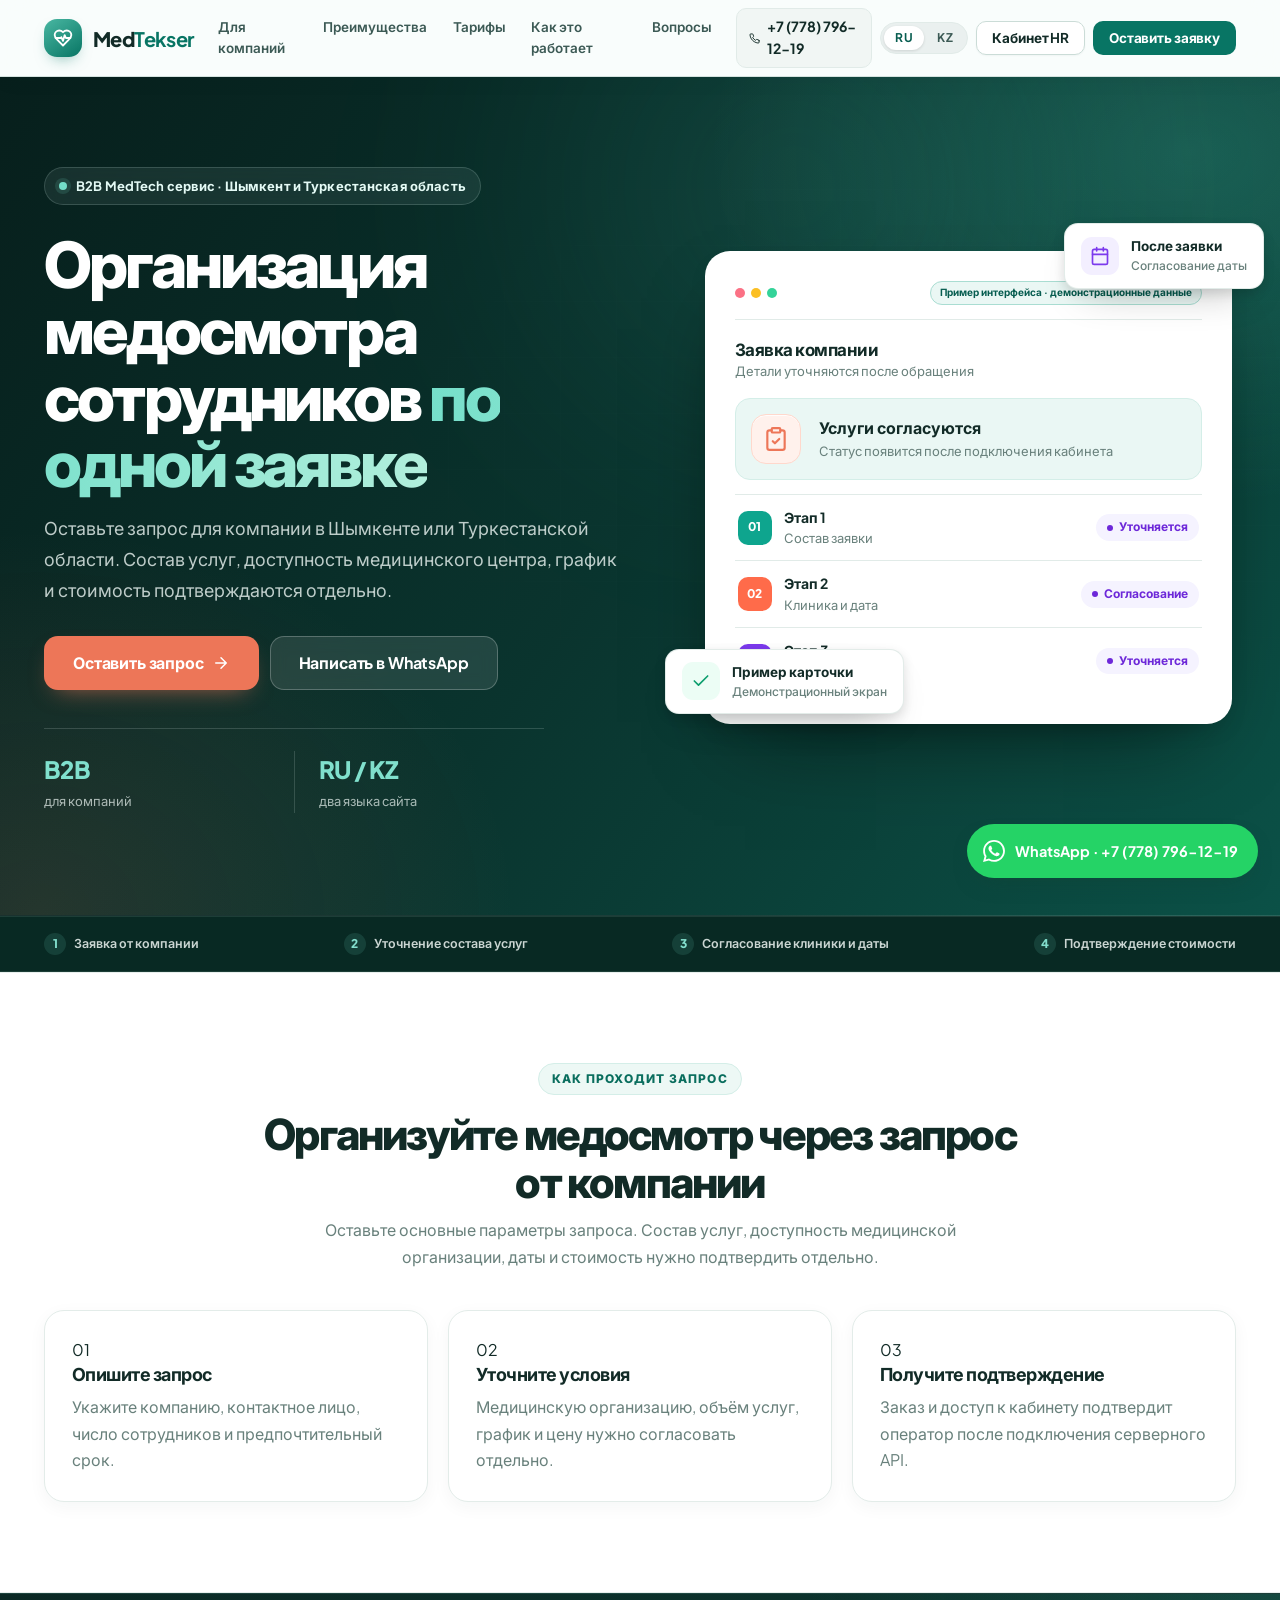
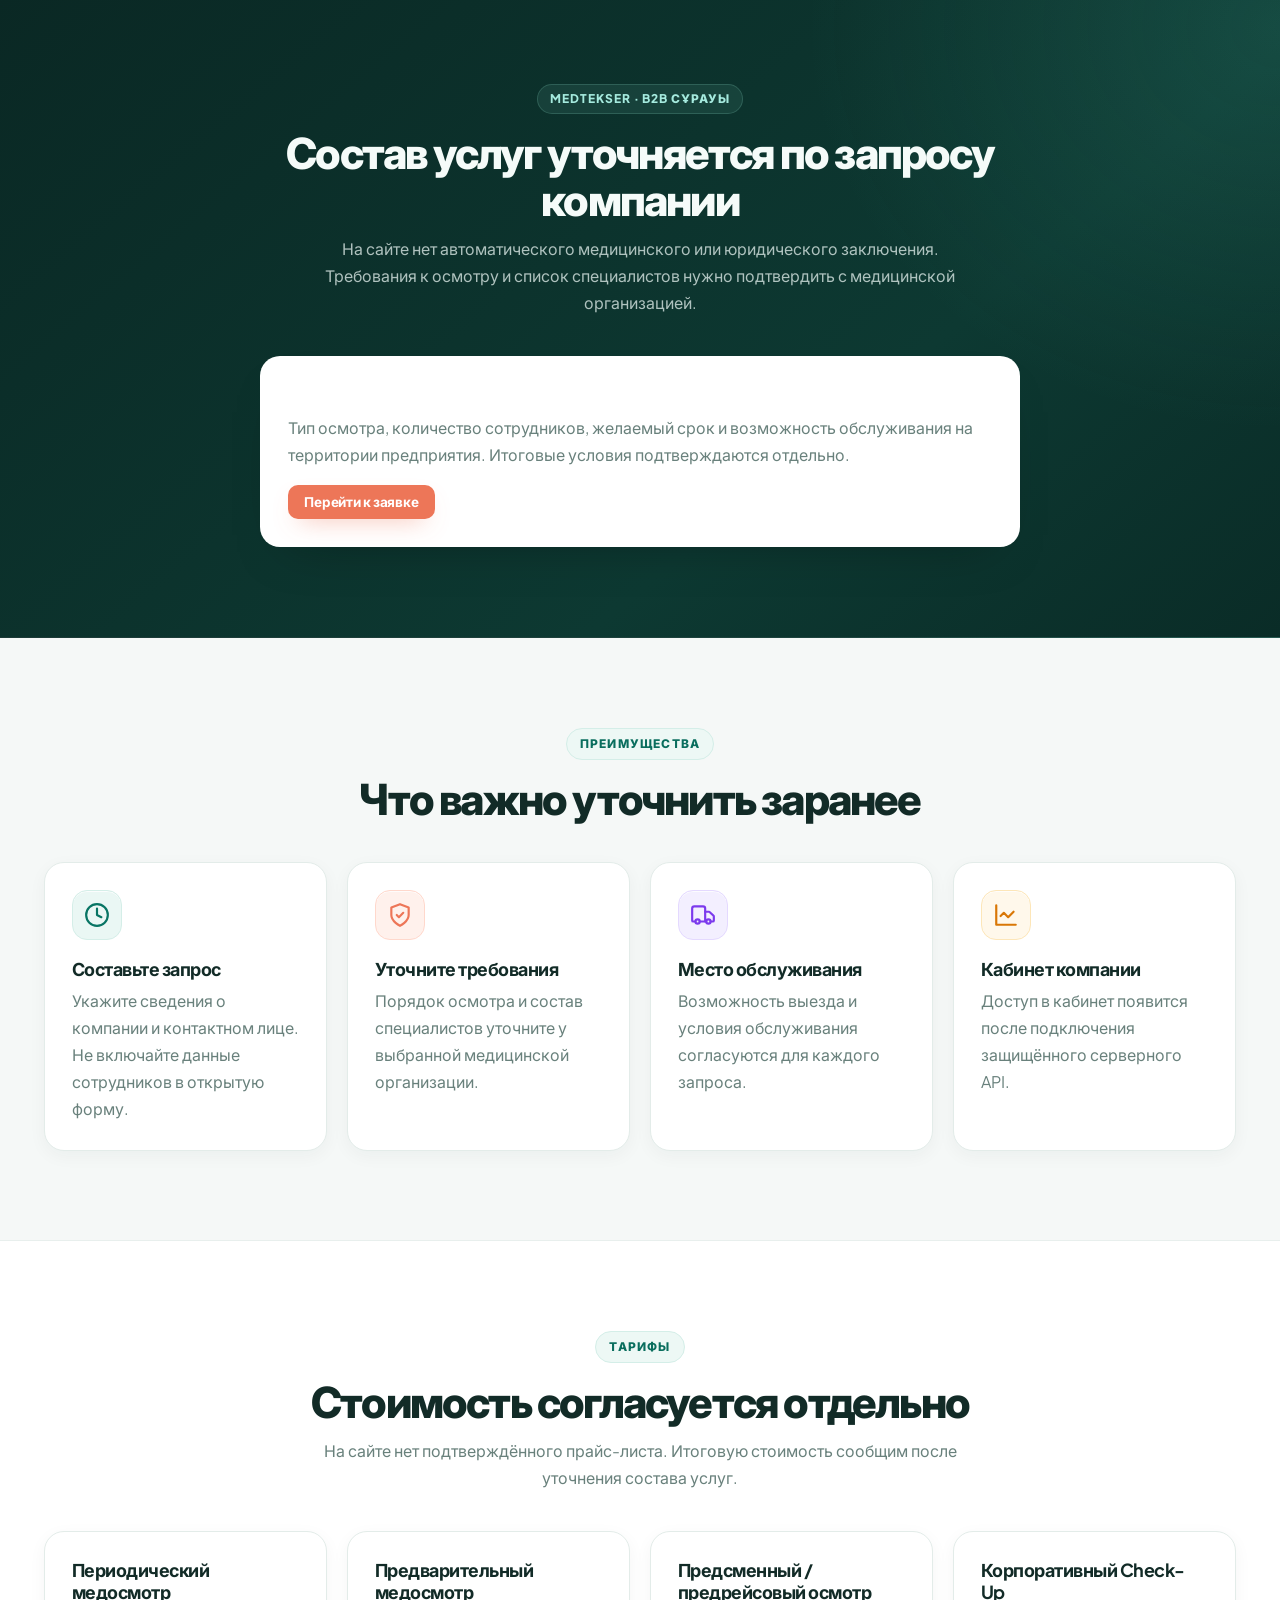
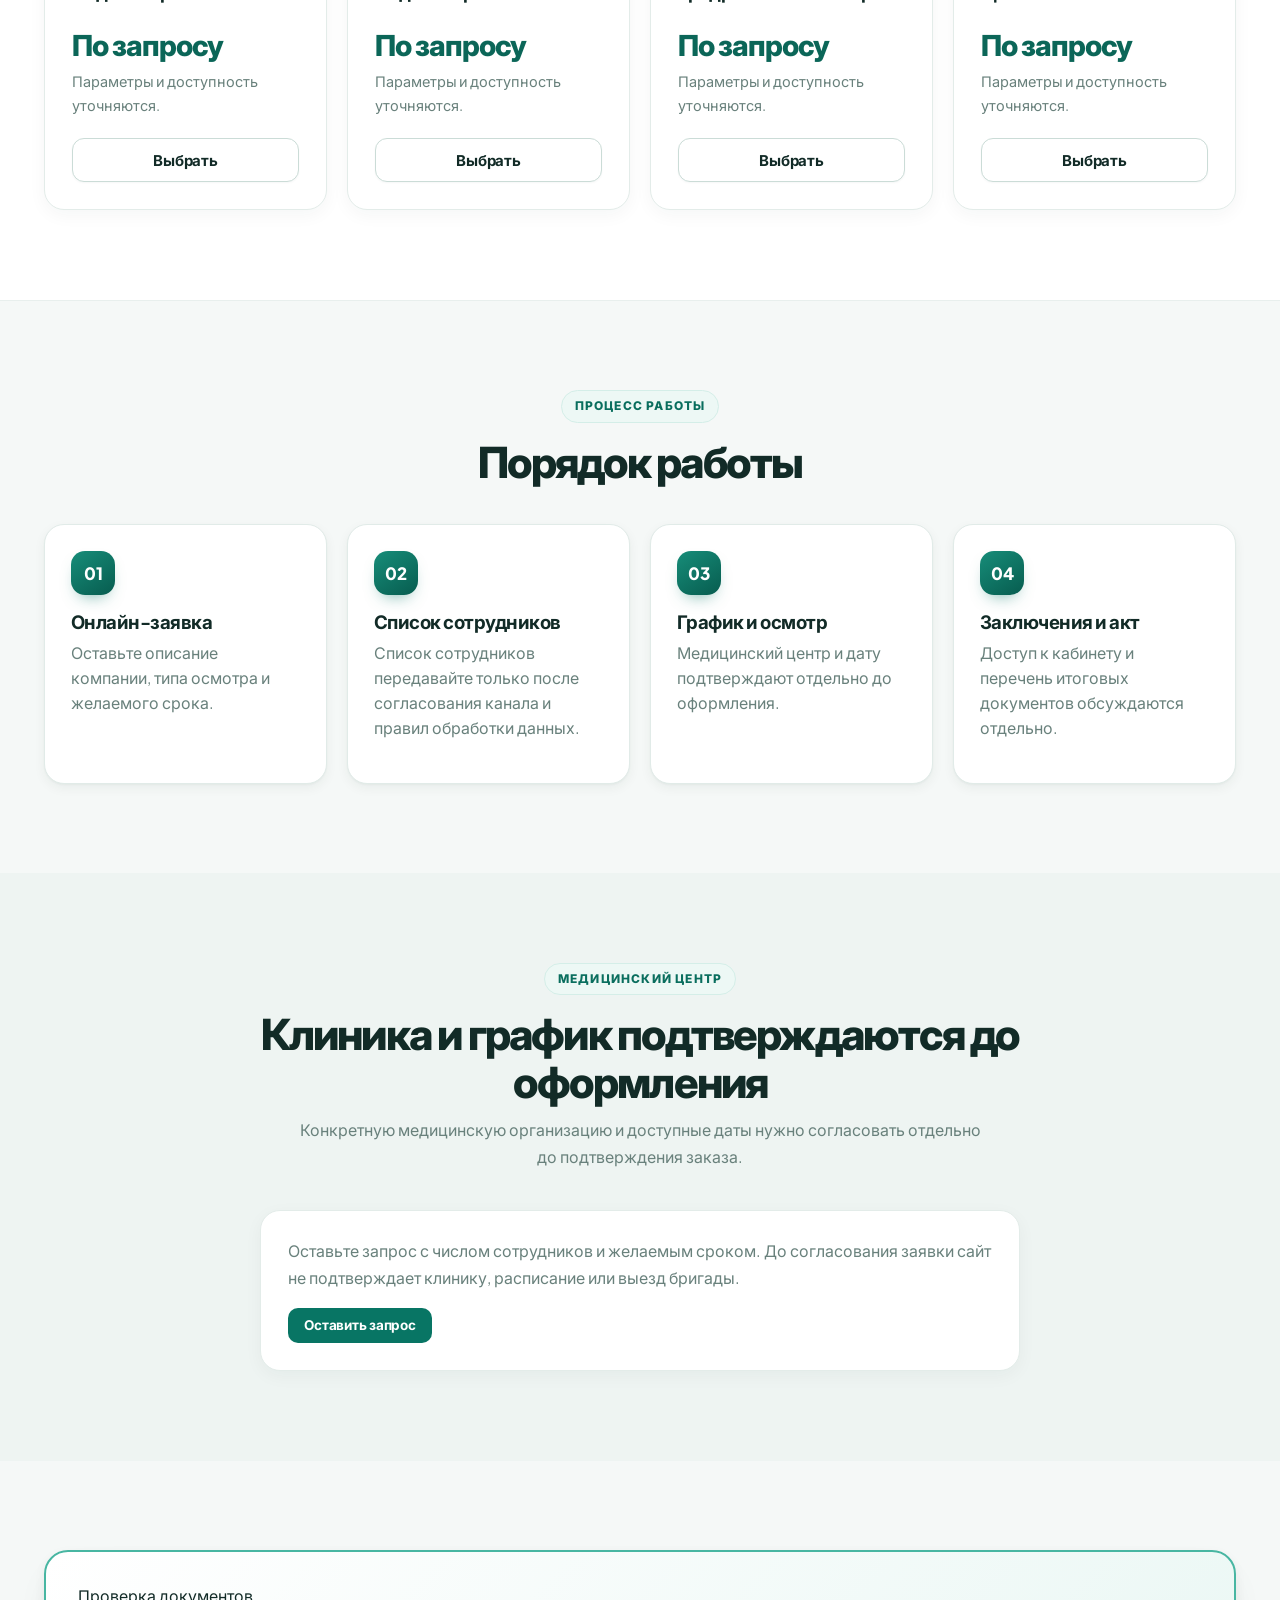
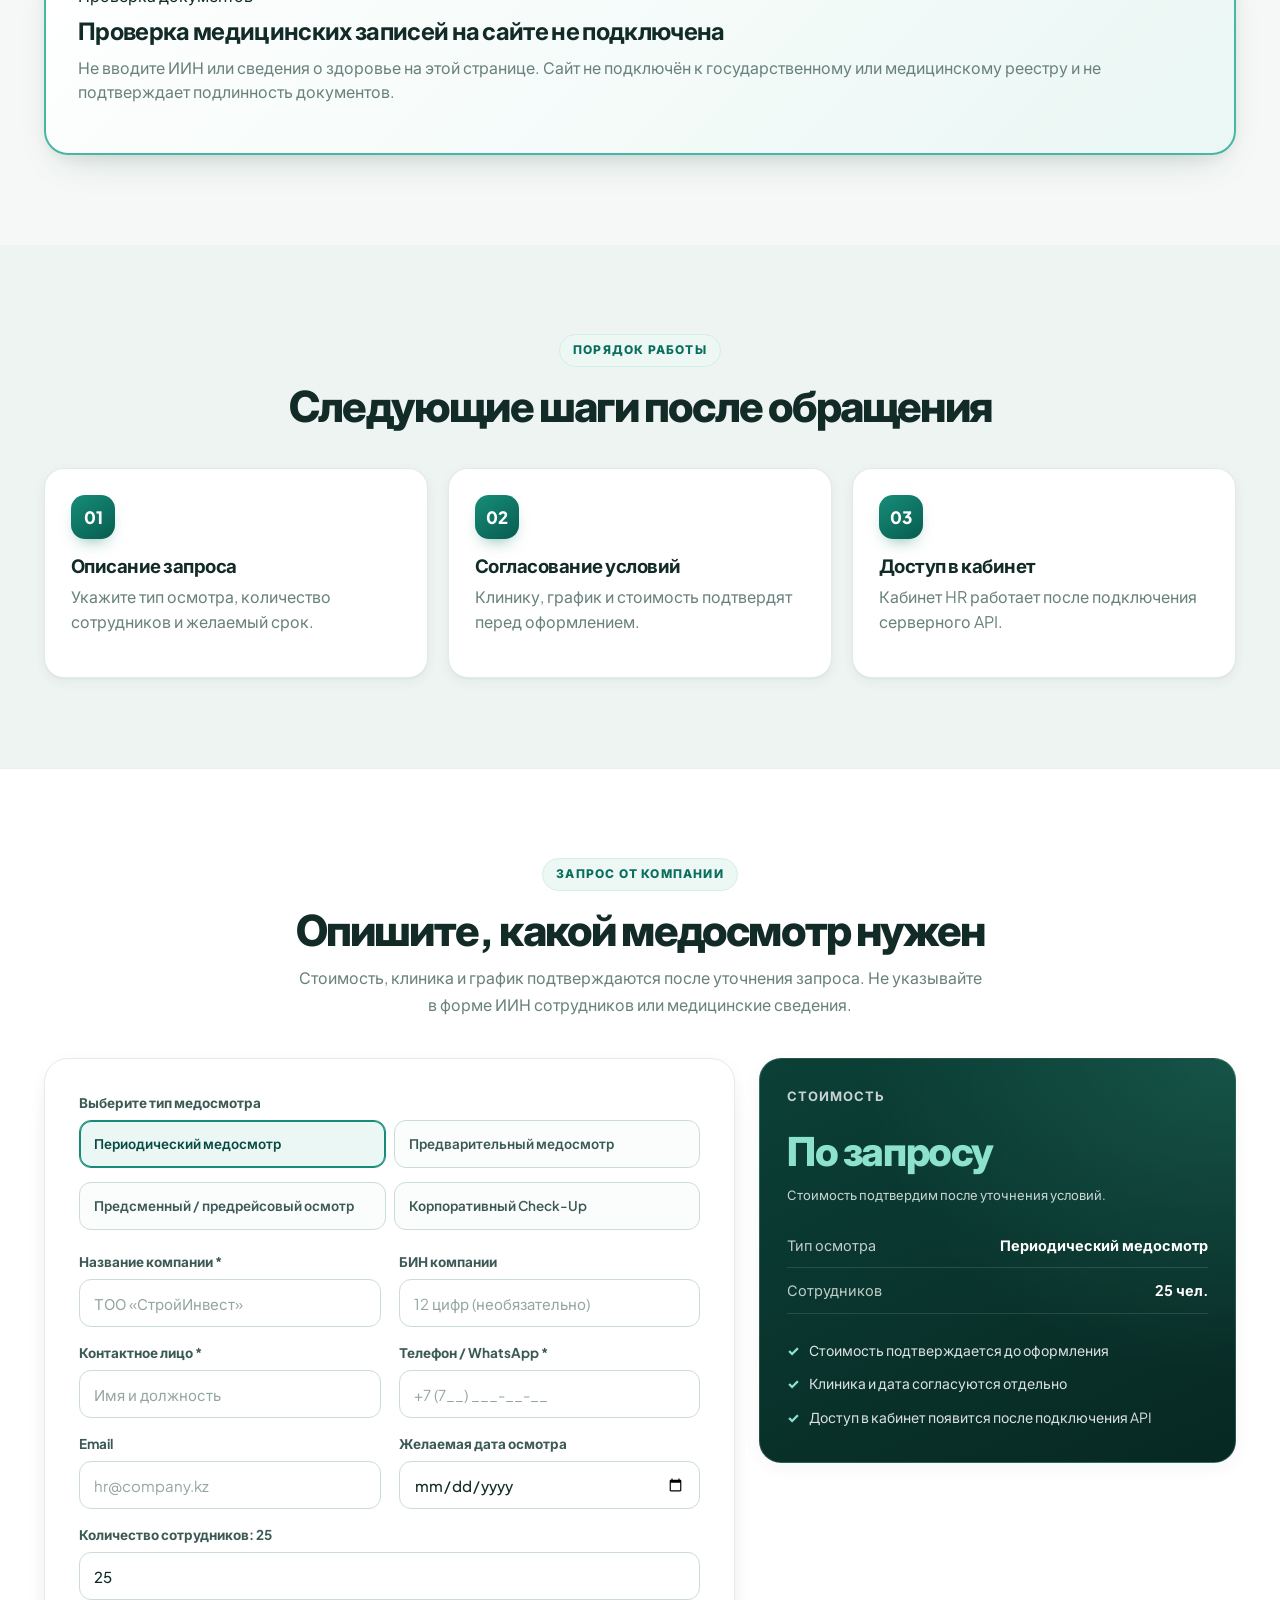
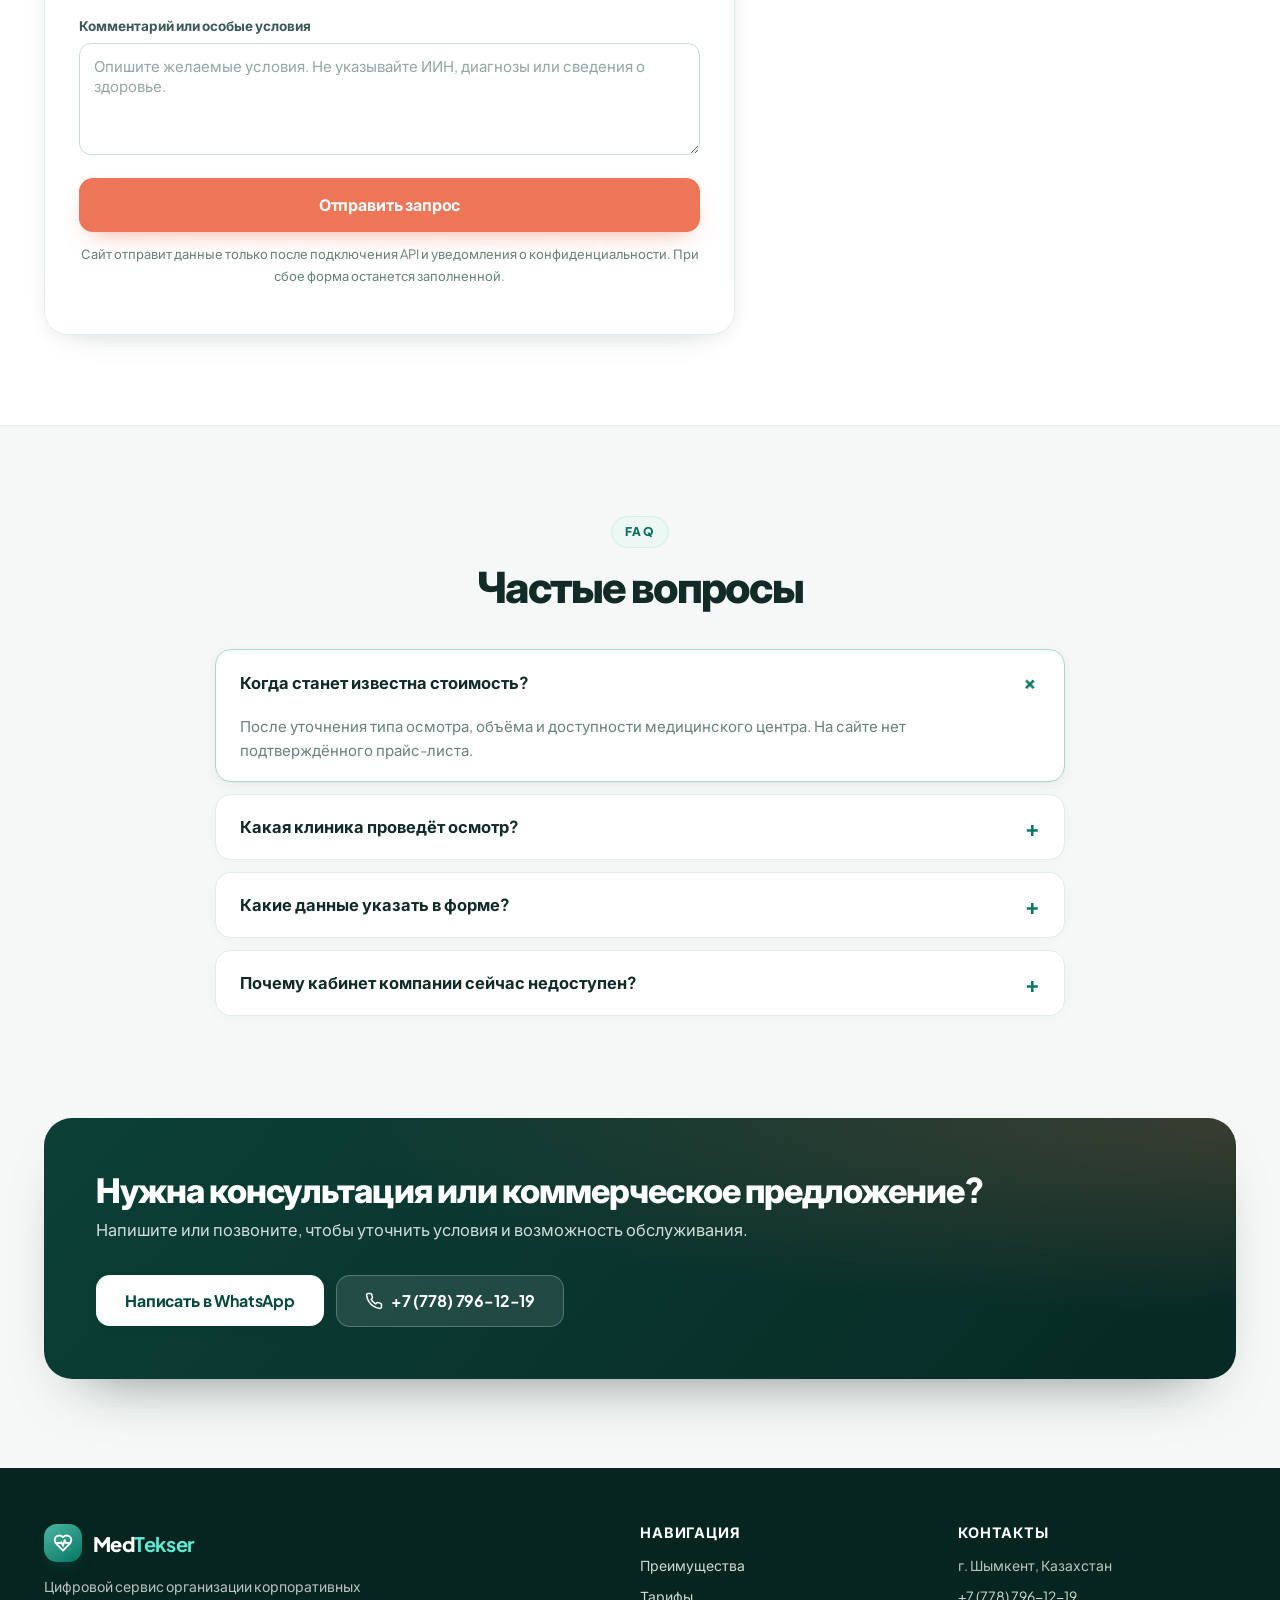
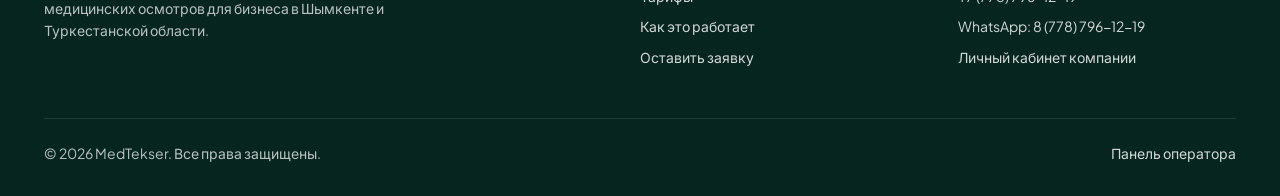
<file: static/index.html>
<!DOCTYPE html>
<html lang="ru">
<head>
  <meta charset="UTF-8" />
  <meta name="viewport" content="width=device-width, initial-scale=1.0" />
  <title>MedTekser — корпоративные медосмотры сотрудников в одну заявку | Шымкент</title>
  <meta name="description" content="Запрос на организацию корпоративного медицинского осмотра в Шымкенте. Условия, клиника, график и стоимость согласуются отдельно." />
  <meta property="og:title" content="MedTekser — запрос на корпоративный медосмотр" />
  <meta property="og:description" content="Условия, медицинская организация, график и стоимость согласуются отдельно." />
  <meta name="theme-color" content="#041d1a" />
  <link rel="icon" href="data:image/svg+xml,%3Csvg xmlns='http://www.w3.org/2000/svg' viewBox='0 0 32 32'%3E%3Crect width='32' height='32' rx='9' fill='%23088471'/%3E%3Cpath d='M8 17h4l2-5 4 9 2-4h4' stroke='white' stroke-width='2.4' fill='none' stroke-linecap='round' stroke-linejoin='round'/%3E%3C/svg%3E" />
  <link rel="preconnect" href="https://fonts.googleapis.com" />
  <link rel="preconnect" href="https://fonts.gstatic.com" crossorigin />
  <link href="https://fonts.googleapis.com/css2?family=Inter:wght@400;500;600;700;800&family=Plus+Jakarta+Sans:wght@600;700;800&display=swap" rel="stylesheet" />
  <link rel="stylesheet" href="./style.css" />
</head>
<body>
  <!-- ============ HEADER ============ -->
  <header class="site-header" id="header">
    <div class="container">
      <a href="./" class="logo" data-logo></a>
      <nav class="nav" id="nav">
        <a href="#ai" data-ru="Для компаний" data-kk="Компанияларға">Для компаний</a>
        <a href="#benefits" data-ru="Преимущества" data-kk="Артықшылықтар">Преимущества</a>
        <a href="#pricing" data-ru="Тарифы" data-kk="Тарифтер">Тарифы</a>
        <a href="#how" data-ru="Как это работает" data-kk="Қалай жұмыс істейді">Как это работает</a>
        <a href="#faq" data-ru="Вопросы" data-kk="Сұрақтар">Вопросы</a>
      </nav>
      <div class="header-cta">
        <a class="header-phone" id="header-phone" href="tel:+77787961219" data-icon="phone" data-size="15">+7 (778) 796-12-19</a>
        <div data-lang-switch></div>
        <a href="./cabinet.html" class="btn ghost sm" data-ru="Кабинет HR" data-kk="HR кабинеті">Кабинет HR</a>
        <a href="#order" class="btn sm" data-ru="Оставить заявку" data-kk="Өтінім қалдыру">Оставить заявку</a>
      </div>
      <button class="burger" id="burger" aria-label="Меню" data-icon="menu" data-size="26"></button>
    </div>
  </header>

  <!-- ============ HERO ============ -->
  <section class="hero">
    <div class="container">
      <div>
        <span class="eyebrow">
          <span class="dot"></span>
          <span data-ru="B2B MedTech сервис · Шымкент и Туркестанская область" data-kk="B2B MedTech сервис · Шымкент және Түркістан облысы">B2B MedTech сервис · Шымкент и Туркестанская область</span>
        </span>
        <h1 data-i18n-html
            data-ru="Организация медосмотра сотрудников <span class='hl'>по одной заявке</span>"
            data-kk="Қызметкерлердің медтексеруін <span class='hl'>бір өтініммен</span> ұйымдастыру">
          Организация медосмотра сотрудников <span class="hl">по одной заявке</span>
        </h1>
        <p class="lead"
            data-ru="Оставьте запрос для компании в Шымкенте или Туркестанской области. Состав услуг, доступность медицинского центра, график и стоимость подтверждаются отдельно."
            data-kk="Шымкент немесе Түркістан облысындағы компанияңызға сұрау жіберіңіз. Қызмет құрамы, медорталықтың қолжетімділігі, кесте мен құн жеке келісіледі.">
          Оставьте запрос для компании в Шымкенте или Туркестанской области. Состав услуг, доступность медицинского центра, график и стоимость подтверждаются отдельно.
        </p>
        <div class="actions">
          <a href="#order" class="btn coral lg">
            <span data-ru="Оставить запрос" data-kk="Сұрау жіберу">Оставить запрос</span>
            <span data-icon="arrowRight" data-size="18"></span>
          </a>
          <a id="hero-wa" class="btn light lg" target="_blank" rel="noopener">
            <span data-ru="Написать в WhatsApp" data-kk="WhatsApp-қа жазу">Написать в WhatsApp</span>
          </a>
        </div>
        <div class="hero-metrics">
          <div>
            <b>B2B</b>
            <span data-ru="для компаний" data-kk="компанияларға">для компаний</span>
          </div>
          <div>
            <b>RU / KZ</b>
            <span data-ru="два языка сайта" data-kk="сайт екі тілде">два языка сайта</span>
          </div>
        </div>
      </div>

      <!-- Кабинет макеті (иллюстрация) -->
      <div class="mock" aria-hidden="true">
        <div class="float-card b">
          <span class="ic" style="background:#f3efff;color:#7c3aed" data-icon="calendar"></span>
          <div>
            <span data-ru="После заявки" data-kk="Өтінімнен кейін">После заявки</span>
            <small data-ru="Согласование даты" data-kk="Күнді келісу">Согласование даты</small>
          </div>
        </div>
        <div class="mock-window">
          <div class="mock-top">
            <div class="mock-dots"><i></i><i></i><i></i></div>
            <span class="mock-tag" data-ru="Пример интерфейса · демонстрационные данные" data-kk="Интерфейс үлгісі · демонстрациялық дерек">Пример интерфейса · демонстрационные данные</span>
          </div>
          <h4 data-ru="Заявка компании" data-kk="Компания өтінімі">Заявка компании</h4>
          <div class="meta" data-ru="Детали уточняются после обращения" data-kk="Мәліметтер өтінімнен кейін нақтыланады">Детали уточняются после обращения</div>
          <div class="ring-row">
            <div class="feature-ic coral" style="margin:0;flex:none" data-icon="clipboard" data-size="26"></div>
            <div>
              <b data-ru="Услуги согласуются" data-kk="Қызметтер келісіледі">Услуги согласуются</b>
              <div class="muted small" data-ru="Статус появится после подключения кабинета" data-kk="Кабинет қосылғаннан кейін мәртебе шығады">Статус появится после подключения кабинета</div>
            </div>
          </div>
          <div class="mock-row">
            <span class="avatar" style="background:#0ea58e">01</span>
            <div class="grow"><b data-ru="Этап 1" data-kk="1-кезең">Этап 1</b><div class="muted small" data-ru="Состав заявки" data-kk="Өтінім құрамы">Состав заявки</div></div>
            <span class="badge scheduled" data-ru="Уточняется" data-kk="Нақтыланады">Уточняется</span>
          </div>
          <div class="mock-row">
            <span class="avatar" style="background:#ff6b4a">02</span>
            <div class="grow"><b data-ru="Этап 2" data-kk="2-кезең">Этап 2</b><div class="muted small" data-ru="Клиника и дата" data-kk="Клиника мен күн">Клиника и дата</div></div>
            <span class="badge scheduled" data-ru="Согласование" data-kk="Келісу">Согласование</span>
          </div>
          <div class="mock-row">
            <span class="avatar" style="background:#7c3aed">03</span>
            <div class="grow"><b data-ru="Этап 3" data-kk="3-кезең">Этап 3</b><div class="muted small" data-ru="Порядок работы" data-kk="Жұмыс тәртібі">Порядок работы</div></div>
            <span class="badge scheduled" data-ru="Уточняется" data-kk="Нақтыланады">Уточняется</span>
          </div>
        </div>
        <div class="float-card a">
          <span class="ic" style="background:#ecfdf5;color:#0d9f6e" data-icon="check"></span>
          <div>
            <span data-ru="Пример карточки" data-kk="Карточка үлгісі">Пример карточки</span>
            <small data-ru="Демонстрационный экран" data-kk="Демонстрациялық экран">Демонстрационный экран</small>
          </div>
        </div>
      </div>
    </div>
  </section>

  <!-- ============ ЭКОЖҮЙЕ ЖӘНЕ СТАНДАРТТАР ЖОЛАҒЫ ============ -->
  <div class="trust-ribbon">
    <div class="container trust-items">
      <div class="trust-item"><i>1</i> <span data-ru="Заявка от компании" data-kk="Компания өтінімі">Заявка от компании</span></div>
      <div class="trust-item"><i>2</i> <span data-ru="Уточнение состава услуг" data-kk="Қызмет құрамын нақтылау">Уточнение состава услуг</span></div>
      <div class="trust-item"><i>3</i> <span data-ru="Согласование клиники и даты" data-kk="Клиника мен күнді келісу">Согласование клиники и даты</span></div>
      <div class="trust-item"><i>4</i> <span data-ru="Подтверждение стоимости" data-kk="Құнын растау">Подтверждение стоимости</span></div>
    </div>
  </div>

  <!-- ============ МӘСЕЛЕ → ШЕШІМ ============ -->
  <section class="section white">
    <div class="container">
      <div class="section-head reveal">
        <span class="tag" data-ru="Как проходит запрос" data-kk="Сұрау қалай өтеді">Как проходит запрос</span>
        <h2 data-ru="Организуйте медосмотр через запрос от компании"
            data-kk="Медтексеруді компания сұрауы арқылы ұйымдастырыңыз">
          Организуйте медосмотр через запрос от компании
        </h2>
        <p data-ru="Оставьте основные параметры запроса. Состав услуг, доступность медицинской организации, даты и стоимость нужно подтвердить отдельно."
           data-kk="Сұраудың негізгі шарттарын қалдырыңыз. Қызмет құрамы, медициналық ұйымның қолжетімділігі, күндер мен құн бөлек расталады.">
          Оставьте основные параметры запроса. Состав услуг, доступность медицинской организации, даты и стоимость нужно подтвердить отдельно.
        </p>
      </div>
      <div class="grid g-3 reveal">
        <div class="card"><div class="num">01</div><h3 data-ru="Опишите запрос" data-kk="Сұрауды сипаттаңыз">Опишите запрос</h3><p class="muted" data-ru="Укажите компанию, контактное лицо, число сотрудников и предпочтительный срок." data-kk="Компанияны, байланыс тұлғасын, қызметкерлер санын және қалаған мерзімді көрсетіңіз.">Укажите компанию, контактное лицо, число сотрудников и предпочтительный срок.</p></div>
        <div class="card"><div class="num">02</div><h3 data-ru="Уточните условия" data-kk="Шарттарды нақтылаңыз">Уточните условия</h3><p class="muted" data-ru="Медицинскую организацию, объём услуг, график и цену нужно согласовать отдельно." data-kk="Медициналық ұйымды, қызмет көлемін, кесте мен бағаны бөлек келісу қажет.">Медицинскую организацию, объём услуг, график и цену нужно согласовать отдельно.</p></div>
        <div class="card"><div class="num">03</div><h3 data-ru="Получите подтверждение" data-kk="Растауды алыңыз">Получите подтверждение</h3><p class="muted" data-ru="Заказ и доступ к кабинету подтвердит оператор после подключения серверного API." data-kk="Тапсырыс пен кабинетке кіру сервер API қосылғаннан кейін оператор арқылы расталады.">Заказ и доступ к кабинету подтвердит оператор после подключения серверного API.</p></div>
      </div>
    </div>
  </section>

  <!-- ============ ҚЫЗМЕТ ШАРТТАРЫ ============ -->
  <section class="section ai-section" id="ai">
    <div class="container">
      <div class="section-head reveal">
        <span class="ai-badge">MedTekser · B2B сұрауы</span>
        <h2 data-ru="Состав услуг уточняется по запросу компании" data-kk="Қызмет құрамы компания сұрауы бойынша нақтыланады">Состав услуг уточняется по запросу компании</h2>
        <p style="color:rgba(255,255,255,.78)"
           data-ru="На сайте нет автоматического медицинского или юридического заключения. Требования к осмотру и список специалистов нужно подтвердить с медицинской организацией."
           data-kk="Сайт автоматты медициналық немесе заңдық қорытынды бермейді. Тексеру талаптары мен мамандар тізімін медициналық ұйыммен нақтылау қажет.">
          На сайте нет автоматического медицинского или юридического заключения. Требования к осмотру и список специалистов нужно подтвердить с медицинской организацией.
        </p>
      </div>
      <div class="card reveal" style="max-width:760px;margin:0 auto">
        <h3 data-ru="Что можно уточнить" data-kk="Нені нақтылауға болады">Что можно уточнить</h3>
        <p class="muted" data-ru="Тип осмотра, количество сотрудников, желаемый срок и возможность обслуживания на территории предприятия. Итоговые условия подтверждаются отдельно."
           data-kk="Тексеру түрін, қызметкерлер санын, қалаған мерзімді және кәсіпорын аумағында қызмет көрсету мүмкіндігін нақтылауға болады. Соңғы шарттар бөлек расталады.">
          Тип осмотра, количество сотрудников, желаемый срок и возможность обслуживания на территории предприятия. Итоговые условия подтверждаются отдельно.
        </p>
        <a href="#order" class="btn coral sm" data-ru="Перейти к заявке" data-kk="Өтінімге өту">Перейти к заявке</a>
      </div>
    </div>
  </section>

  <!-- ============ АРТЫҚШЫЛЫҚТАР ============ -->
  <section class="section" id="benefits">
    <div class="container">
      <div class="section-head reveal">
        <span class="tag" data-ru="Преимущества" data-kk="Артықшылықтар">Преимущества</span>
        <h2 data-ru="Что важно уточнить заранее" data-kk="Алдын ала нені нақтылау керек">Что важно уточнить заранее</h2>
      </div>
      <div class="grid g-4">
        <div class="card hover reveal">
          <div class="feature-ic" data-icon="clock" data-size="26"></div>
          <h3 data-ru="Составьте запрос" data-kk="Сұрауды дайындаңыз">Составьте запрос</h3>
          <p class="muted" data-ru="Укажите сведения о компании и контактном лице. Не включайте данные сотрудников в открытую форму." data-kk="Компания мен байланыс тұлғасы туралы мәлімет көрсетіңіз. Ашық формаға қызметкерлер деректерін қоспаңыз.">Укажите сведения о компании и контактном лице. Не включайте данные сотрудников в открытую форму.</p>
        </div>
        <div class="card hover reveal">
          <div class="feature-ic coral" data-icon="shield" data-size="26"></div>
          <h3 data-ru="Уточните требования" data-kk="Талаптарды нақтылаңыз">Уточните требования</h3>
          <p class="muted" data-ru="Порядок осмотра и состав специалистов уточните у выбранной медицинской организации." data-kk="Тексеру тәртібі мен мамандар құрамын таңдалған медициналық ұйымнан нақтылаңыз.">Порядок осмотра и состав специалистов уточните у выбранной медицинской организации.</p>
        </div>
        <div class="card hover reveal">
          <div class="feature-ic violet" data-icon="truck" data-size="26"></div>
          <h3 data-ru="Место обслуживания" data-kk="Қызмет көрсету орны">Место обслуживания</h3>
          <p class="muted" data-ru="Возможность выезда и условия обслуживания согласуются для каждого запроса." data-kk="Шығу мүмкіндігі мен қызмет көрсету шарттары әр сұрау бойынша келісіледі.">Возможность выезда и условия обслуживания согласуются для каждого запроса.</p>
        </div>
        <div class="card hover reveal">
          <div class="feature-ic amber" data-icon="chart" data-size="26"></div>
          <h3 data-ru="Кабинет компании" data-kk="Компания кабинеті">Кабинет компании</h3>
          <p class="muted" data-ru="Доступ в кабинет появится после подключения защищённого серверного API." data-kk="Қорғалған сервер API қосылғаннан кейін кабинетке кіруге болады.">Доступ в кабинет появится после подключения защищённого серверного API.</p>
        </div>
      </div>
    </div>
  </section>

  <!-- ============ БАҒАЛАР ============ -->
  <section class="section white" id="pricing">
    <div class="container">
      <div class="section-head reveal">
        <span class="tag" data-ru="Тарифы" data-kk="Тарифтер">Тарифы</span>
        <h2 data-ru="Стоимость согласуется отдельно" data-kk="Құны жеке келісіледі">Стоимость согласуется отдельно</h2>
        <p id="pricing-sub" data-ru="На сайте нет подтверждённого прайс-листа. Итоговую стоимость сообщим после уточнения состава услуг."
           data-kk="Сайтта расталған баға тізімі жоқ. Қызмет құрамы нақтыланғаннан кейін соңғы құнын хабарлаймыз.">
          На сайте нет подтверждённого прайс-листа. Итоговую стоимость сообщим после уточнения состава услуг.
        </p>
      </div>
      <div class="grid g-4" id="pricing-grid">
        <div class="card price-card"><h3 data-ru="Периодический медосмотр" data-kk="Мерзімді медициналық тексеру">Периодический медосмотр</h3><div class="amount" data-ru="По запросу" data-kk="Сұраныс бойынша">По запросу</div><p class="muted" data-ru="Параметры и доступность уточняются." data-kk="Талаптары мен қолжетімділігі нақтыланады.">Параметры и доступность уточняются.</p><button type="button" class="btn ghost block" onclick="pickExam('periodic')" data-ru="Выбрать" data-kk="Таңдау">Выбрать</button></div>
        <div class="card price-card"><h3 data-ru="Предварительный медосмотр" data-kk="Алдын ала медициналық тексеру">Предварительный медосмотр</h3><div class="amount" data-ru="По запросу" data-kk="Сұраныс бойынша">По запросу</div><p class="muted" data-ru="Параметры и доступность уточняются." data-kk="Талаптары мен қолжетімділігі нақтыланады.">Параметры и доступность уточняются.</p><button type="button" class="btn ghost block" onclick="pickExam('preliminary')" data-ru="Выбрать" data-kk="Таңдау">Выбрать</button></div>
        <div class="card price-card"><h3 data-ru="Предсменный / предрейсовый осмотр" data-kk="Ауысым / рейс алдындағы тексеру">Предсменный / предрейсовый осмотр</h3><div class="amount" data-ru="По запросу" data-kk="Сұраныс бойынша">По запросу</div><p class="muted" data-ru="Параметры и доступность уточняются." data-kk="Талаптары мен қолжетімділігі нақтыланады.">Параметры и доступность уточняются.</p><button type="button" class="btn ghost block" onclick="pickExam('pre_shift')" data-ru="Выбрать" data-kk="Таңдау">Выбрать</button></div>
        <div class="card price-card"><h3 data-ru="Корпоративный Check-Up" data-kk="Корпоративтік Check-Up">Корпоративный Check-Up</h3><div class="amount" data-ru="По запросу" data-kk="Сұраныс бойынша">По запросу</div><p class="muted" data-ru="Параметры и доступность уточняются." data-kk="Талаптары мен қолжетімділігі нақтыланады.">Параметры и доступность уточняются.</p><button type="button" class="btn ghost block" onclick="pickExam('checkup')" data-ru="Выбрать" data-kk="Таңдау">Выбрать</button></div>
      </div>
    </div>
  </section>

  <!-- ============ ҚАЛАЙ ЖҰМЫС ІСТЕЙДІ ============ -->
  <section class="section" id="how">
    <div class="container">
      <div class="section-head reveal">
        <span class="tag" data-ru="Процесс работы" data-kk="Жұмыс процесі">Процесс работы</span>
        <h2 data-ru="Порядок работы" data-kk="Жұмыс тәртібі">Порядок работы</h2>
      </div>
      <div class="grid g-4 steps">
        <div class="step reveal">
          <div class="num">01</div>
          <h3 data-ru="Онлайн-заявка" data-kk="Онлайн-өтінім">Онлайн-заявка</h3>
          <p class="muted" data-ru="Оставьте описание компании, типа осмотра и желаемого срока." data-kk="Компания, тексеру түрі және қалаған мерзім туралы мәлімет қалдырыңыз.">Оставьте описание компании, типа осмотра и желаемого срока.</p>
        </div>
        <div class="step reveal">
          <div class="num">02</div>
          <h3 data-ru="Список сотрудников" data-kk="Қызметкерлер тізімі">Список сотрудников</h3>
          <p class="muted" data-ru="Список сотрудников передавайте только после согласования канала и правил обработки данных." data-kk="Қызметкерлер тізімін тек арна мен деректерді өңдеу тәртібі келісілгеннен кейін жіберіңіз.">Список сотрудников передавайте только после согласования канала и правил обработки данных.</p>
        </div>
        <div class="step reveal">
          <div class="num">03</div>
          <h3 data-ru="График и осмотр" data-kk="Кесте және тексеру">График и осмотр</h3>
          <p class="muted" data-ru="Медицинский центр и дату подтверждают отдельно до оформления." data-kk="Медициналық орталық пен күн рәсімдеуге дейін жеке расталады.">Медицинский центр и дату подтверждают отдельно до оформления.</p>
        </div>
        <div class="step reveal">
          <div class="num">04</div>
          <h3 data-ru="Заключения и акт" data-kk="Қорытынды және акт">Заключения и акт</h3>
          <p class="muted" data-ru="Доступ к кабинету и перечень итоговых документов обсуждаются отдельно." data-kk="Кабинетке кіру және қорытынды құжаттар тізімі бөлек талқыланады.">Доступ к кабинету и перечень итоговых документов обсуждаются отдельно.</p>
        </div>
      </div>
    </div>
  </section>

  <!-- ============ КЛИНИКА ТУРАЛЫ АҚПАРАТ ============ -->
  <section class="section alt" id="clinics">
    <div class="container">
      <div class="section-head reveal">
        <span class="tag" data-ru="Медицинский центр" data-kk="Медициналық орталық">Медицинский центр</span>
        <h2 data-ru="Клиника и график подтверждаются до оформления" data-kk="Клиника мен кесте рәсімдеуге дейін расталады">Клиника и график подтверждаются до оформления</h2>
        <p data-ru="Конкретную медицинскую организацию и доступные даты нужно согласовать отдельно до подтверждения заказа."
           data-kk="Тапсырыс расталғанға дейін нақты медициналық ұйым мен қолжетімді күндерді бөлек келісу қажет.">
          Конкретную медицинскую организацию и доступные даты нужно согласовать отдельно до подтверждения заказа.
        </p>
      </div>
      <div class="card reveal" style="max-width:760px;margin:0 auto">
        <p class="muted" data-ru="Оставьте запрос с числом сотрудников и желаемым сроком. До согласования заявки сайт не подтверждает клинику, расписание или выезд бригады."
           data-kk="Қызметкерлер саны мен қалаған мерзімді көрсетіп сұрау жіберіңіз. Өтінім келіскенге дейін сайт клиниканы, кестені немесе бригаданың шығуын растамайды.">
          Оставьте запрос с числом сотрудников и желаемым сроком. До согласования заявки сайт не подтверждает клинику, расписание или выезд бригады.
        </p>
        <a href="#order" class="btn sm" data-ru="Оставить запрос" data-kk="Сұрау жіберу">Оставить запрос</a>
      </div>
    </div>
  </section>

  <section class="section" id="verify">
    <div class="container">
      <div class="verify-card reveal">
        <div>
          <span class="tag" data-ru="Проверка документов" data-kk="Құжаттарды тексеру">Проверка документов</span>
          <h2 style="margin-top:8px" data-ru="Проверка медицинских записей на сайте не подключена" data-kk="Сайтта медициналық жазбаларды тексеру қосылмаған">Проверка медицинских записей на сайте не подключена</h2>
          <p class="muted" data-ru="Не вводите ИИН или сведения о здоровье на этой странице. Сайт не подключён к государственному или медицинскому реестру и не подтверждает подлинность документов."
             data-kk="Бұл бетке ЖСН немесе денсаулық туралы мәлімет енгізбеңіз. Сайт мемлекеттік немесе медициналық тізілімге қосылмаған және құжаттардың түпнұсқалығын растамайды.">
            Не вводите ИИН или сведения о здоровье на этой странице. Сайт не подключён к государственному или медицинскому реестру и не подтверждает подлинность документов.
          </p>
        </div>
      </div>
    </div>
  </section>

  <!-- ============ ПРОЦЕСС ЗАЯВКИ ============ -->

  <section class="section alt" id="impact">
    <div class="container">
      <div class="section-head reveal">
        <span class="tag" data-ru="Порядок работы" data-kk="Жұмыс тәртібі">Порядок работы</span>
        <h2 data-ru="Следующие шаги после обращения" data-kk="Хабарласқаннан кейінгі қадамдар">Следующие шаги после обращения</h2>
      </div>
      <div class="grid g-3 reveal">
        <div class="step">
          <div class="num">01</div>
          <h3 data-ru="Описание запроса" data-kk="Сұрауды сипаттау">Описание запроса</h3>
          <p class="muted" data-ru="Укажите тип осмотра, количество сотрудников и желаемый срок."
             data-kk="Тексеру түрін, қызметкерлер санын және қалаған мерзімді көрсетіңіз.">
            Укажите тип осмотра, количество сотрудников и желаемый срок.
          </p>
        </div>
        <div class="step">
          <div class="num">02</div>
          <h3 data-ru="Согласование условий" data-kk="Шарттарды келісу">Согласование условий</h3>
          <p class="muted" data-ru="Клинику, график и стоимость подтвердят перед оформлением."
             data-kk="Клиника, кесте және құн рәсімдеуге дейін расталады.">
            Клинику, график и стоимость подтвердят перед оформлением.
          </p>
        </div>
        <div class="step">
          <div class="num">03</div>
          <h3 data-ru="Доступ в кабинет" data-kk="Кабинетке кіру">Доступ в кабинет</h3>
          <p class="muted" data-ru="Кабинет HR работает после подключения серверного API."
             data-kk="HR кабинеті сервер API қосылғаннан кейін жұмыс істейді.">
            Кабинет HR работает после подключения серверного API.
          </p>
        </div>
      </div>
    </div>
  </section>

  <!-- ============ ӨТІНІМ ============ -->
  <section class="section white" id="order">
    <div class="container">
      <div class="section-head reveal">
        <span class="tag" data-ru="Запрос от компании" data-kk="Компания сұрауы">Запрос от компании</span>
        <h2 data-ru="Опишите, какой медосмотр нужен" data-kk="Қандай медтексеру қажет екенін жазыңыз">Опишите, какой медосмотр нужен</h2>
        <p data-ru="Стоимость, клиника и график подтверждаются после уточнения запроса. Не указывайте в форме ИИН сотрудников или медицинские сведения."
           data-kk="Құн, клиника және кесте сұрау нақтыланғаннан кейін расталады. Формаға қызметкерлердің ЖСН-ін немесе медициналық мәліметтерді енгізбеңіз.">
          Стоимость, клиника и график подтверждаются после уточнения запроса. Не указывайте в форме ИИН сотрудников или медицинские сведения.
        </p>
      </div>
      <div class="order-wrap">
        <div class="card" style="padding:32px">
          <form id="order-form" novalidate>
            <div class="field">
              <span class="label" data-ru="Выберите тип медосмотра" data-kk="Медтексеру түрін таңдаңыз">Выберите тип медосмотра</span>
              <div class="chips" id="exam-chips">
                <label class="chip"><input type="radio" name="exam_type" value="periodic" checked /><span data-ru="Периодический медосмотр" data-kk="Мерзімді медициналық тексеру">Периодический медосмотр</span></label>
                <label class="chip"><input type="radio" name="exam_type" value="preliminary" /><span data-ru="Предварительный медосмотр" data-kk="Алдын ала медициналық тексеру">Предварительный медосмотр</span></label>
                <label class="chip"><input type="radio" name="exam_type" value="pre_shift" /><span data-ru="Предсменный / предрейсовый осмотр" data-kk="Ауысым / рейс алдындағы тексеру">Предсменный / предрейсовый осмотр</span></label>
                <label class="chip"><input type="radio" name="exam_type" value="checkup" /><span data-ru="Корпоративный Check-Up" data-kk="Корпоративтік Check-Up">Корпоративный Check-Up</span></label>
              </div>
            </div>
            <div class="form-grid">
              <div class="field">
                <label for="f-company" data-ru="Название компании *" data-kk="Компания атауы *">Название компании *</label>
                <input id="f-company" name="company" data-ph-ru="ТОО «СтройИнвест»" data-ph-kk="ЖШС «ҚұрылысИнвест»" placeholder="ТОО «СтройИнвест»" required />
              </div>
              <div class="field">
                <label for="f-bin" data-ru="БИН компании" data-kk="Компания БСН-і">БИН компании</label>
                <input id="f-bin" name="bin" inputmode="numeric" maxlength="12" data-ph-ru="12 цифр (необязательно)" data-ph-kk="12 сан (міндетті емес)" placeholder="12 цифр (необязательно)" />
              </div>
              <div class="field">
                <label for="f-name" data-ru="Контактное лицо *" data-kk="Байланыс тұлға *">Контактное лицо *</label>
                <input id="f-name" name="contact_name" data-ph-ru="Имя и должность" data-ph-kk="Аты-жөні және лауазымы" placeholder="Имя и должность" required />
              </div>
              <div class="field">
                <label for="f-phone" data-ru="Телефон / WhatsApp *" data-kk="Телефон / WhatsApp *">Телефон / WhatsApp *</label>
                <input id="f-phone" name="phone" type="tel" placeholder="+7 (7__) ___-__-__" required />
              </div>
              <div class="field">
                <label for="f-email">Email</label>
                <input id="f-email" name="email" type="email" placeholder="hr@company.kz" />
              </div>
              <div class="field">
                <label for="f-date" data-ru="Желаемая дата осмотра" data-kk="Қалаған тексеру күні">Желаемая дата осмотра</label>
                <input id="f-date" name="preferred_date" type="date" />
              </div>
              <div class="field full">
                <label for="f-count"><span data-ru="Количество сотрудников:" data-kk="Қызметкерлер саны:">Количество сотрудников:</span> <b id="count-label">25</b></label>
                <input id="f-count" name="employees_count" type="number" min="1" max="10000" value="25" required />
              </div>
              <div class="field full">
                <label for="f-comment" data-ru="Комментарий или особые условия" data-kk="Пікір немесе қосымша талаптар">Комментарий или особые условия</label>
                <textarea id="f-comment" name="comment"
                  data-ph-ru="Опишите желаемые условия. Не указывайте ИИН, диагнозы или сведения о здоровье."
                  data-ph-kk="Қалаған шарттарды жазыңыз. ЖСН, диагноз немесе денсаулық туралы мәлімет енгізбеңіз."
                  placeholder="Опишите желаемые условия. Не указывайте ИИН, диагнозы или сведения о здоровье."></textarea>
              </div>
              <input class="hp" name="website" tabindex="-1" autocomplete="off" />
            </div>
            <div id="order-error" role="alert" aria-live="assertive" aria-atomic="true"></div>
            <button class="btn coral lg block" type="submit" id="submit-btn" data-ru="Отправить запрос" data-kk="Сұрау жіберу">Отправить запрос</button>
            <p class="muted small center" style="margin-top:12px" data-ru="Сайт отправит данные только после подключения API и уведомления о конфиденциальности. При сбое форма останется заполненной."
               data-kk="Сайт деректерді API мен құпиялық хабарламасы қосылғаннан кейін ғана жібереді. Қате болса, форма толтырылған күйде қалады.">
              Сайт отправит данные только после подключения API и уведомления о конфиденциальности. При сбое форма останется заполненной.
            </p>
            <a id="privacy-link" class="small hidden" target="_blank" rel="noopener" data-ru="Уведомление о конфиденциальности" data-kk="Құпиялық туралы хабарлама">Уведомление о конфиденциальности</a>
          </form>
          <div id="order-success" class="hidden" role="status" aria-live="polite" aria-atomic="true"></div>
        </div>

        <aside class="card summary">
          <div class="small" style="opacity:.78;text-transform:uppercase;letter-spacing:.08em;font-weight:700" data-ru="Стоимость" data-kk="Құны">Стоимость</div>
          <div class="total" id="sum-total" data-ru="По запросу" data-kk="Сұраныс бойынша">По запросу</div>
          <div class="small" style="opacity:.78;margin-bottom:18px" id="sum-per"></div>
          <div class="line"><span data-ru="Тип осмотра" data-kk="Тексеру түрі">Тип осмотра</span><b id="sum-type"></b></div>
          <div class="line"><span data-ru="Сотрудников" data-kk="Қызметкер саны">Сотрудников</span><b id="sum-count"></b></div>
          <ul>
            <li><i>✓</i> <span data-ru="Стоимость подтверждается до оформления" data-kk="Құны рәсімдеуге дейін расталады">Стоимость подтверждается до оформления</span></li>
            <li><i>✓</i> <span data-ru="Клиника и дата согласуются отдельно" data-kk="Клиника мен күн бөлек келісіледі">Клиника и дата согласуются отдельно</span></li>
            <li><i>✓</i> <span data-ru="Доступ в кабинет появится после подключения API" data-kk="API қосылғаннан кейін кабинетке кіруге болады">Доступ в кабинет появится после подключения API</span></li>
          </ul>
        </aside>
      </div>
    </div>
  </section>


  <!-- ============ FAQ ============ -->
  <section class="section" id="faq">
    <div class="container">
      <div class="section-head reveal">
        <span class="tag">FAQ</span>
        <h2 data-ru="Частые вопросы" data-kk="Жиі қойылатын сұрақтар">Частые вопросы</h2>
      </div>
      <div class="faq reveal">
        <details open>
          <summary data-ru="Когда станет известна стоимость?" data-kk="Құны қашан белгілі болады?">Когда станет известна стоимость?</summary>
          <p data-ru="После уточнения типа осмотра, объёма и доступности медицинского центра. На сайте нет подтверждённого прайс-листа."
             data-kk="Тексеру түрі, көлемі және медициналық орталықтың қолжетімділігі нақтыланғаннан кейін. Сайтта расталған баға тізімі жоқ.">
            После уточнения типа осмотра, объёма и доступности медицинского центра. На сайте нет подтверждённого прайс-листа.
          </p>
        </details>
        <details>
          <summary data-ru="Какая клиника проведёт осмотр?" data-kk="Тексеруді қай клиника өткізеді?">Какая клиника проведёт осмотр?</summary>
          <p data-ru="Название клиники, её лицензия и дата подтверждаются отдельно до оформления заказа."
             data-kk="Клиника атауы, лицензиясы және күні тапсырысты рәсімдеуге дейін жеке расталады.">
            Название клиники, её лицензия и дата подтверждаются отдельно до оформления заказа.
          </p>
        </details>
        <details>
          <summary data-ru="Какие данные указать в форме?" data-kk="Формаға қандай деректер жазу керек?">Какие данные указать в форме?</summary>
          <p data-ru="Достаточно данных компании и контактного лица. Не указывайте ИИН сотрудников, диагнозы или другие медицинские сведения."
             data-kk="Компания мен байланыс тұлғасы туралы мәлімет жеткілікті. Қызметкерлердің ЖСН-ін, диагнозын немесе басқа медициналық мәліметтерді жазбаңыз.">
            Достаточно данных компании и контактного лица. Не указывайте ИИН сотрудников, диагнозы или другие медицинские сведения.
          </p>
        </details>
        <details>
          <summary data-ru="Почему кабинет компании сейчас недоступен?" data-kk="Компания кабинеті неге қазір қолжетімсіз?">Почему кабинет компании сейчас недоступен?</summary>
          <p data-ru="Кабинет заработает после настройки API-хоста и уведомления о конфиденциальности. До этого обратитесь к оператору по контактам на главной странице."
             data-kk="Кабинет API хосты мен құпиялық хабарламасы бапталғаннан кейін іске қосылады. Оған дейін басты беттегі байланыс деректері арқылы операторға хабарласыңыз.">
            Кабинет заработает после настройки API-хоста и уведомления о конфиденциальности. До этого обратитесь к оператору по контактам на главной странице.
          </p>
        </details>
      </div>
    </div>
  </section>

  <!-- ============ CTA ============ -->
  <section class="section" style="padding-top:0">
    <div class="container">
      <div class="cta-band reveal">
        <div>
          <h2 data-ru="Нужна консультация или коммерческое предложение?" data-kk="Кеңес немесе коммерциялық ұсыныс керек пе?">Нужна консультация или коммерческое предложение?</h2>
          <p data-ru="Напишите или позвоните, чтобы уточнить условия и возможность обслуживания." data-kk="Шарттар мен қызмет көрсету мүмкіндігін нақтылау үшін жазыңыз немесе қоңырау шалыңыз.">Напишите или позвоните, чтобы уточнить условия и возможность обслуживания.</p>
        </div>
        <div class="flex">
          <a class="btn white lg" id="cta-wa" target="_blank" rel="noopener" data-ru="Написать в WhatsApp" data-kk="WhatsApp-қа жазу">Написать в WhatsApp</a>
          <a class="btn light lg" id="cta-phone" href="tel:+77787961219" data-icon="phone" data-size="18">+7 (778) 796-12-19</a>
        </div>
      </div>
    </div>
  </section>

  <!-- ============ FOOTER ============ -->
  <footer class="site-footer">
    <div class="container">
      <div class="footer-grid">
        <div>
          <a href="./" class="logo" data-logo></a>
          <p style="margin-top:14px;max-width:360px"
             data-ru="Цифровой сервис организации корпоративных медицинских осмотров для бизнеса в Шымкенте и Туркестанской области."
             data-kk="Шымкент және Түркістан облысындағы бизнеске арналған корпоративтік медициналық тексеруді ұйымдастырудың цифрлық сервисі.">
            Цифровой сервис организации корпоративных медицинских осмотров для бизнеса в Шымкенте и Туркестанской области.
          </p>
        </div>
        <div>
          <h4 data-ru="Навигация" data-kk="Навигация">Навигация</h4>
          <ul>
            <li><a href="#benefits" data-ru="Преимущества" data-kk="Артықшылықтар">Преимущества</a></li>
            <li><a href="#pricing" data-ru="Тарифы" data-kk="Тарифтер">Тарифы</a></li>
            <li><a href="#how" data-ru="Как это работает" data-kk="Қалай жұмыс істейді">Как это работает</a></li>
            <li><a href="#order" data-ru="Оставить заявку" data-kk="Өтінім қалдыру">Оставить заявку</a></li>
          </ul>
        </div>
        <div>
          <h4 data-ru="Контакты" data-kk="Байланыс">Контакты</h4>
          <ul>
            <li data-ru="г. Шымкент, Казахстан" data-kk="Шымкент қ., Қазақстан">г. Шымкент, Казахстан</li>
            <li><a id="footer-phone" href="tel:+77787961219">+7 (778) 796-12-19</a></li>
            <li><a id="footer-wa" target="_blank" rel="noopener">WhatsApp: 8 (778) 796-12-19</a></li>
            <li><a href="./cabinet.html" data-ru="Личный кабинет компании" data-kk="Компанияның жеке кабинеті">Личный кабинет компании</a></li>
          </ul>
        </div>
      </div>
      <div class="footer-bottom">
        <span data-ru="© 2026 MedTekser. Все права защищены." data-kk="© 2026 MedTekser. Барлық құқықтар қорғалған.">© 2026 MedTekser. Все права защищены.</span>
        <a href="./admin.html" data-ru="Панель оператора" data-kk="Оператор панелі">Панель оператора</a>
      </div>
    </div>
  </footer>

  <a class="wa-float" id="wa-float" target="_blank" rel="noopener" aria-label="WhatsApp"></a>

  <script src="./api-config.js"></script>
  <script src="./common.js"></script>
  <script>
    let CONFIG = null;
    let LAST_ORDER = null;
    const form = document.getElementById("order-form");
    const $ = (id) => document.getElementById(id);
    const EXAM_ICONS = { periodic: "stethoscope", preliminary: "clipboard", pre_shift: "truck", checkup: "flask" };

    addEventListener("scroll", () => $("header").classList.toggle("scrolled", scrollY > 10));
    $("burger").addEventListener("click", () => $("header").classList.toggle("open"));
    document.querySelectorAll("#nav a").forEach((a) => a.addEventListener("click", () => $("header").classList.remove("open")));

    const io = new IntersectionObserver((entries) => entries.forEach((e) => {
      if (e.isIntersecting) { e.target.classList.add("in"); io.unobserve(e.target); }
    }), { threshold: 0.1 });
    document.querySelectorAll(".reveal").forEach((el) => io.observe(el));

    const tomorrow = new Date(Date.now() + 864e5);
    $("f-date").min = tomorrow.toISOString().slice(0, 10);

    function selectedExam() {
      return (form.querySelector('input[name="exam_type"]:checked') || {}).value || "periodic";
    }

    function updateCalc() {
      const key = selectedExam();
      const et = (CONFIG && CONFIG.exam_types && CONFIG.exam_types[key]) || DEFAULT_CONFIG.exam_types[key];
      const n = Math.max(0, parseInt(form.employees_count.value) || 0);
      $("count-label").textContent = n;
      $("sum-total").textContent = t("По запросу", "Сұраныс бойынша");
      $("sum-per").textContent = t("Стоимость подтвердим после уточнения условий.", "Құнын шарттарды нақтылағаннан кейін растаймыз.");
      $("sum-type").textContent = examName(et, CONFIG);
      $("sum-count").textContent = n + " " + t("чел.", "адам");
    }

    function pickExam(key) {
      const r = form.querySelector(`input[name="exam_type"][value="${key}"]`);
      if (r) { r.checked = true; updateCalc(); }
      $("order").scrollIntoView({ behavior: "smooth" });
    }

    function renderContactLinks(phone) {
      phone = phone || (CONFIG && CONFIG.contact_phone) || DEFAULT_CONFIG.contact_phone;
      const msg = t(
        "Здравствуйте! Интересует организация медосмотра сотрудников.",
        "Сәлеметсіз бе! Қызметкерлердің медициналық тексеруін ұйымдастыру бойынша сұрағым бар."
      );
      const wa = waLink(phone, msg);
      ["wa-float", "hero-wa", "cta-wa", "footer-wa"].forEach((id) => {
        if ($(id)) $(id).href = wa;
      });
      const pretty = fmtPhone(phone);
      const tel = "tel:+" + waDigits(phone);
      if ($("header-phone")) {
        $("header-phone").href = tel;
        $("header-phone").innerHTML = icon("phone", 15) + " " + pretty;
      }
      if ($("cta-phone")) {
        $("cta-phone").href = tel;
        $("cta-phone").innerHTML = icon("phone", 18) + " " + pretty;
      }
      if ($("footer-phone")) {
        $("footer-phone").href = tel;
        $("footer-phone").textContent = pretty;
      }
      if ($("wa-float")) $("wa-float").innerHTML = WA_ICON + "<span>WhatsApp · " + pretty + "</span>";
      if ($("privacy-link")) {
        if (privacyNoticeIsConfigured()) {
          $("privacy-link").href = PRIVACY_NOTICE_URL;
          $("privacy-link").classList.remove("hidden");
        } else {
          $("privacy-link").classList.add("hidden");
        }
      }
    }

    function renderDynamicI18n() {
      renderContactLinks();
      if (!CONFIG) {
        updateCalc();
        return;
      }
      const curKey = selectedExam();
      $("pricing-sub").textContent = t(
        "На сайте нет подтверждённого прайс-листа. Итоговую стоимость сообщим после уточнения состава услуг.",
        "Сайтта расталған баға тізімі жоқ. Қызмет құрамы нақтыланғаннан кейін соңғы құнын хабарлаймыз."
      );

      $("pricing-grid").innerHTML = Object.entries(CONFIG.exam_types).map(([k, et], i) => `
        <div class="card hover price-card reveal in">
          <div class="feature-ic ${["", "coral", "violet", "amber"][i] || ""}">${icon(EXAM_ICONS[k] || "check", 26)}</div>
          <h3>${esc(examName(et))}</h3>
          <div class="amount">${t("По запросу", "Сұраныс бойынша")}</div>
          <div class="per">${t("После уточнения условий", "Шарттарды нақтылағаннан кейін")}</div>
          <p>${t("Состав и доступность услуги подтверждаются отдельно.", "Қызмет құрамы мен қолжетімділігі бөлек расталады.")}</p>
          <button type="button" class="btn ghost block" onclick="pickExam('${k}')">${t("Уточнить услугу", "Қызметті нақтылау")}</button>
        </div>`).join("");

      $("exam-chips").innerHTML = Object.entries(CONFIG.exam_types).map(([k, et]) => `
        <label class="chip">
          <input type="radio" name="exam_type" value="${k}" ${k === curKey ? "checked" : ""}/>
          <span>${esc(examName(et))}</span>
        </label>`).join("");

      const phone = CONFIG.contact_phone || "+77787961219";
      const msg = t(
        "Здравствуйте! Интересует проведение корпоративного медосмотра через MedTekser.",
        "Сәлеметсіз бе! MedTekser арқылы корпоративтік медициналық тексеру өткізу бойынша сұрағым бар."
      );
      const wa = waLink(phone, msg);
      $("wa-float").href = wa;
      $("wa-float").innerHTML = `${WA_ICON}<span>WhatsApp · 8 778 796 12 19</span>`;
      $("hero-wa").href = wa;
      $("cta-wa").href = wa;
      $("footer-wa").href = wa;
      const pretty = fmtPhone(phone);
      $("header-phone").href = "tel:" + phone;
      $("header-phone").innerHTML = `${icon("phone", 15)} ${pretty}`;
      $("cta-phone").href = "tel:" + phone;
      $("cta-phone").innerHTML = `${icon("phone", 18)} ${pretty}`;
      $("footer-phone").href = "tel:" + phone;
      $("footer-phone").textContent = pretty;

      updateCalc();
      if (LAST_ORDER) renderOrderSuccess(LAST_ORDER);
    }

    function renderOrderSuccess(r) {
      const localPreview = USE_LOCAL_API;
      const link = `./cabinet.html?id=${r.id}&code=${r.access_code}`;
      $("order-success").innerHTML = `
        <div class="success-box">
          <div class="check">${icon("check", 34, 2.5)}</div>
          <h3 style="font-size:24px">${localPreview
            ? t("Сохранено только для локального предпросмотра", "Тек жергілікті preview үшін сақталды")
            : t("Заявка успешно принята!", "Өтінім сәтті қабылданды!")}</h3>
          <p class="muted">${localPreview
            ? t("Данные не отправлены оператору и останутся только в этом браузере.", "Деректер операторға жіберілген жоқ және тек осы браузерде қалады.")
            : t("Сохраните данные для входа в личный кабинет вашей компании:", "Компанияңыздың жеке кабинетіне кіру деректерін сақтап қойыңыз:")}</p>
          <div>
            <span class="code-pill"><small>${t("Номер заявки", "Өтінім нөмірі")}</small><b>#${r.id}</b></span>
            <span class="code-pill"><small>${t("Код доступа", "Кіру коды")}</small><b>${esc(r.access_code)}</b></span>
          </div>
          <p style="margin-top:22px">
            <a class="btn lg" href="${link}">${localPreview
              ? t("Открыть локальный кабинет предпросмотра", "Жергілікті preview кабинетіне өту")
              : t("Перейти в кабинет и загрузить список", "Кабинетке өтіп, тізімді жүктеу")} ${icon("arrowRight", 18)}</a>
          </p>
        </div>`;
    }

    window.onLangChange = () => renderDynamicI18n();

    renderContactLinks();
    updateCalc();

    if (apiIsConfigured()) {
      api("/api/config").then((cfg) => {
        CONFIG = cfg;
        setPrivacyNoticeUrl(cfg.privacy_notice_url);
        renderDynamicI18n();
      }).catch(() => toast(t("Не удалось подключиться к серверу", "Серверге қосылу мүмкін болмады"), "err"));
    }

    form.addEventListener("input", () => CONFIG && updateCalc());
    $("f-bin").addEventListener("input", (e) => (e.target.value = e.target.value.replace(/\D/g, "")));

    form.addEventListener("submit", async (e) => {
      e.preventDefault();
      const errBox = $("order-error");
      errBox.innerHTML = "";
      const data = Object.fromEntries(new FormData(form));
      data.exam_type = selectedExam();
      if (!data.company.trim() || !data.contact_name.trim() || !data.phone.trim()) {
        errBox.innerHTML = `<div class="alert err">${t("Пожалуйста, заполните название компании, контактное лицо и телефон", "Компания атауын, байланыс тұлғаны және телефонды толтырыңыз")}</div>`;
        return;
      }
      if (data.phone.replace(/\D/g, "").length < 10) {
        errBox.innerHTML = `<div class="alert err">${t("Введите корректный номер телефона", "Телефон нөмірін толық енгізіңіз")}</div>`;
        return;
      }
      const btn = $("submit-btn");
      setBusy(btn, true, t("Отправка…", "Жіберілуде…"));
      try {
        if (!intakeIsConfigured()) {
          throw new Error(apiIsConfigured()
            ? t("Перед приёмом заявок нужно настроить уведомление о конфиденциальности.", "Өтінім қабылдамас бұрын құпиялық туралы хабарламаны баптау қажет.")
            : apiUnavailableMessage());
        }
        const r = await api("/api/requests", { method: "POST", body: data });
        LAST_ORDER = r;
        form.classList.add("hidden");
        renderOrderSuccess(r);
        $("order-success").classList.remove("hidden");
      } catch (err) {
        const canHandOff = !intakeIsConfigured() || !err.status || err.status === 429 || err.status >= 500;
        if (canHandOff) {
          const message = [
            t("Здравствуйте! Прошу связаться по корпоративному медосмотру.", "Сәлеметсіз бе! Корпоративтік медтексеру бойынша хабарласуыңызды сұраймын."),
            t("Компания", "Компания") + ": " + (data.company || "—"),
            t("Контактное лицо", "Байланыс тұлға") + ": " + (data.contact_name || "—"),
            t("Телефон", "Телефон") + ": " + (data.phone || "—"),
            t("Тип осмотра", "Тексеру түрі") + ": " + examName(data.exam_type, CONFIG),
            t("Количество сотрудников", "Қызметкерлер саны") + ": " + (data.employees_count || "—"),
            data.preferred_date ? t("Желаемая дата", "Қалаған күн") + ": " + data.preferred_date : "",
          ].filter(Boolean).join("\n");
          const contact = waLink((CONFIG && CONFIG.contact_phone) || DEFAULT_CONFIG.contact_phone, message);
          errBox.innerHTML = '<div class="alert err"><p>' + esc(err.message) +
            '</p><a class="btn ghost sm" href="' + esc(contact) +
            '" target="_blank" rel="noopener">' +
            t("Передать запрос через WhatsApp", "Сұрауды WhatsApp арқылы жіберу") +
            '</a><div class="small" style="margin-top:8px">' +
            t("Откроется черновик сообщения. Ничего не отправится, пока вы сами не нажмёте «Отправить» в WhatsApp.",
              "Хабарлама нобайы ашылады. WhatsApp-та «Жіберу» түймесін өзіңіз баспайынша, ештеңе жіберілмейді.") +
            '</div></div>';
        } else {
          errBox.innerHTML = '<div class="alert err">' + esc(err.message) + '</div>';
        }
      } finally {
        setBusy(btn, false);
      }
    });
  </script>
</body>
</html>
</file>
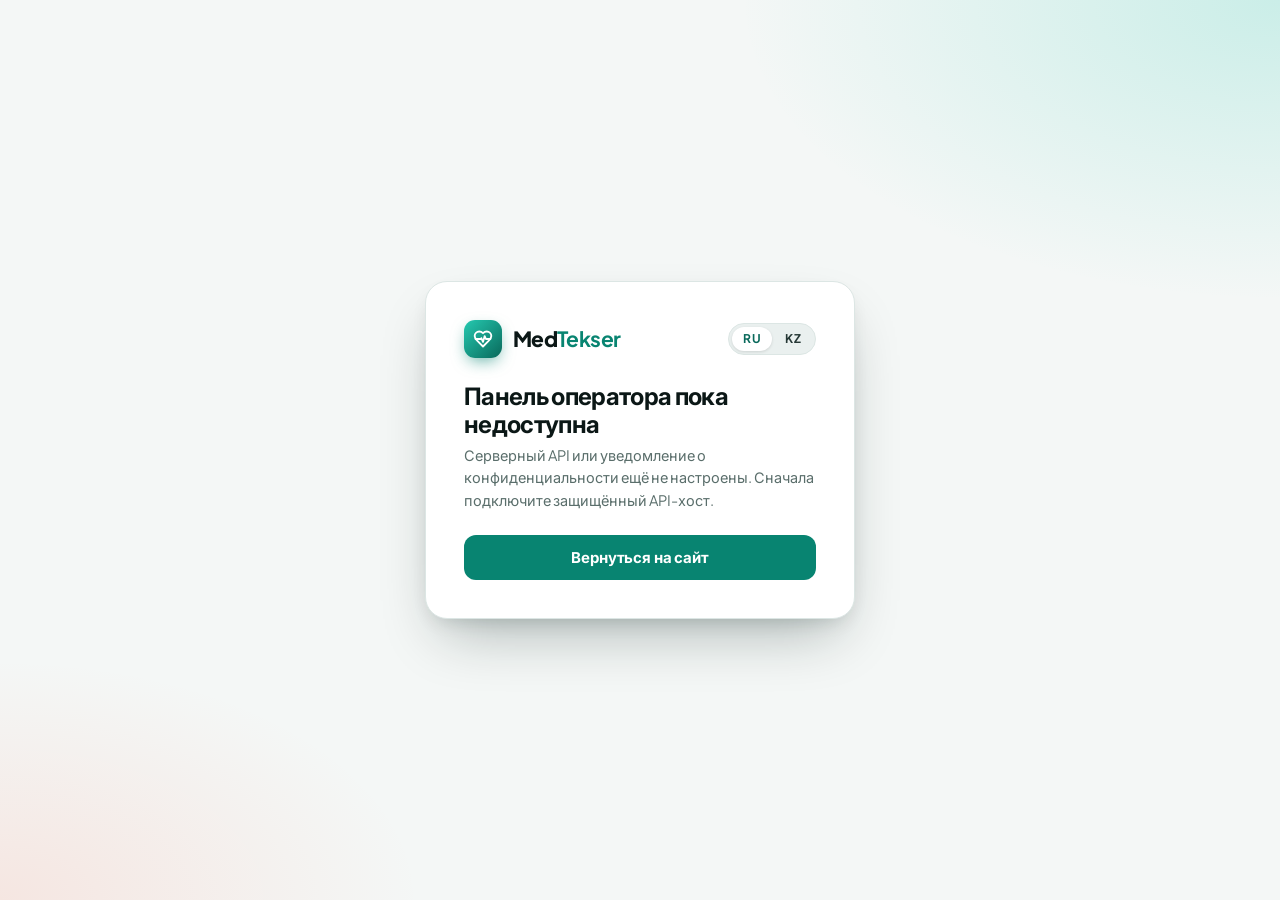
<file: static/admin.html>
<!DOCTYPE html>
<html lang="ru">
<head>
  <meta charset="UTF-8" />
  <meta name="viewport" content="width=device-width, initial-scale=1.0" />
  <title>Панель оператора — MedTekser</title>
  <meta name="robots" content="noindex" />
  <meta name="theme-color" content="#041d1a" />
  <link rel="icon" href="data:image/svg+xml,%3Csvg xmlns='http://www.w3.org/2000/svg' viewBox='0 0 32 32'%3E%3Crect width='32' height='32' rx='9' fill='%23088471'/%3E%3Cpath d='M8 17h4l2-5 4 9 2-4h4' stroke='white' stroke-width='2.4' fill='none' stroke-linecap='round' stroke-linejoin='round'/%3E%3C/svg%3E" />
  <link rel="preconnect" href="https://fonts.googleapis.com" />
  <link href="https://fonts.googleapis.com/css2?family=Inter:wght@400;500;600;700;800&family=Plus+Jakarta+Sans:wght@600;700;800&display=swap" rel="stylesheet" />
  <link rel="stylesheet" href="./style.css" />
</head>
<body class="app-body">
  <!-- ============ КІРУ ============ -->
  <div class="auth-screen" id="login-screen">
    <form class="auth-card" id="login">
      <div class="auth-top">
        <a href="./" class="logo" data-logo></a>
        <div data-lang-switch></div>
      </div>
      <h1 data-ru="Панель оператора" data-kk="Оператор панелі">Панель оператора</h1>
      <p class="sub" data-ru="Используйте пароль, настроенный оператором сервера." data-kk="Серверде оператор орнатқан құпиясөзді пайдаланыңыз.">Используйте пароль, настроенный оператором сервера.</p>
      <div class="field">
        <label for="l-pass" data-ru="Пароль" data-kk="Құпиясөз">Пароль</label>
        <input id="l-pass" name="password" type="password" placeholder="••••••••" required />
      </div>
      <div id="login-err" role="alert" aria-live="assertive" aria-atomic="true"></div>
      <button class="btn block" type="submit" id="login-btn" data-ru="Войти" data-kk="Кіру">Войти</button>
      <p class="muted small center" style="margin:18px 0 0"><a href="./" data-ru="← На главную страницу" data-kk="← Басты бетке қайту">← На главную страницу</a></p>
    </form>
    <div class="auth-card hidden" id="api-unavailable">
      <div class="auth-top"><a href="./" class="logo" data-logo></a><div data-lang-switch></div></div>
      <h1 data-ru="Панель оператора пока недоступна" data-kk="Оператор панелі әзірге қолжетімсіз">Панель оператора пока недоступна</h1>
      <p class="sub" data-ru="Серверный API или уведомление о конфиденциальности ещё не настроены. Сначала подключите защищённый API-хост."
         data-kk="Сервер API немесе құпиялық хабарламасы әлі бапталмаған. Алдымен қорғалған API-хостты қосыңыз.">
        Серверный API или уведомление о конфиденциальности ещё не настроены. Сначала подключите защищённый API-хост.
      </p>
      <a class="btn block" href="./" data-ru="Вернуться на сайт" data-kk="Сайтқа оралу">Вернуться на сайт</a>
    </div>
  </div>

  <!-- ============ НЕГІЗГІ ПАНЕЛЬ ============ -->
  <div class="admin-layout hidden" id="app">
    <aside class="sidebar">
      <a href="./" class="logo" data-logo></a>
      <a class="side-link active" data-tab="requests">
        <span data-icon="inbox" data-size="18"></span>
        <span data-ru="Заявки" data-kk="Өтінімдер">Заявки</span>
        <span class="cnt hidden" id="new-cnt">0</span>
      </a>
      <a class="side-link" data-tab="clinics">
        <span data-icon="hospital" data-size="18"></span>
        <span data-ru="Медицинские организации" data-kk="Медициналық ұйымдар">Медицинские организации</span>
      </a>
      <div class="bottom">
        <div style="padding:6px 8px"><div data-lang-switch="dark"></div></div>
        <a class="side-link" href="./" target="_blank">
          <span data-icon="link" data-size="18"></span>
          <span data-ru="Открыть сайт" data-kk="Сайтты ашу">Открыть сайт</span>
        </a>
        <a class="side-link" id="logout">
          <span data-icon="logout" data-size="18"></span>
          <span data-ru="Выйти" data-kk="Шығу">Выйти</span>
        </a>
      </div>
    </aside>

    <main class="admin-main">
      <!-- Өтінімдер тізімі -->
      <div id="tab-requests">
        <div class="page-title">
          <div>
            <h1 data-ru="Заявки и аналитика" data-kk="Өтінімдер мен аналитика">Заявки и аналитика</h1>
            <div class="muted small" data-ru="Управление корпоративными заказами и медосмотрами" data-kk="Барлық корпоративтік тапсырыстарды басқару">Управление корпоративными заказами и медосмотрами</div>
          </div>
          <div class="flex">
            <select id="filter" style="width:auto"></select>
            <div class="search">
              <span data-icon="search" data-size="16"></span>
              <input id="req-search" data-ph-ru="Компания, БИН или телефон…" data-ph-kk="Компания, БСН немесе телефон…" placeholder="Компания, БИН или телефон…" />
            </div>
          </div>
        </div>

        <div class="grid g-2" id="stats" style="margin-bottom:24px"></div>

        <div class="panel">
          <div class="table-wrap">
            <table>
              <thead>
                <tr>
                  <th>№</th>
                  <th data-ru="Компания / БИН" data-kk="Компания / БСН">Компания / БИН</th>
                  <th data-ru="Контакт" data-kk="Байланыс">Контакт</th>
                  <th data-ru="Тип осмотра / Клиника" data-kk="Тексеру түрі / Клиника">Тип осмотра / Клиника</th>
                  <th data-ru="Сотр." data-kk="Адам">Сотр.</th>
                  <th data-ru="Прогресс" data-kk="Барысы">Прогресс</th>
                  <th data-ru="Статус" data-kk="Мәртебе">Статус</th>
                  <th data-ru="Дата" data-kk="Күні">Дата</th>
                </tr>
              </thead>
              <tbody id="req-body"></tbody>
            </table>
          </div>
        </div>
      </div>

      <!-- Өтінім мәліметі -->
      <div id="tab-detail" class="hidden">
        <a class="back-link" id="back">
          <span data-icon="arrowLeft" data-size="18"></span>
          <span data-ru="Назад к списку заявок" data-kk="Өтінімдер тізіміне қайту">Назад к списку заявок</span>
        </a>
        <div id="detail"></div>
      </div>

      <!-- Клиникалар -->
      <div id="tab-clinics" class="hidden">
        <div class="page-title">
          <div>
            <h1 data-ru="Медицинские организации" data-kk="Медициналық ұйымдар">Медицинские организации</h1>
            <div class="muted small" data-ru="Сведения добавляет оператор; перед публикацией их нужно отдельно проверить." data-kk="Мәліметтерді оператор қосады; жарияламас бұрын бөлек тексеру қажет.">Сведения добавляет оператор; перед публикацией их нужно отдельно проверить.</div>
          </div>
        </div>
        <div class="detail-grid">
          <div class="panel">
            <div class="panel-head"><h3 data-ru="Список клиник" data-kk="Клиникалар тізімі">Список клиник</h3></div>
            <div class="table-wrap">
              <table>
                <thead>
                  <tr>
                    <th>#</th>
                    <th data-ru="Название" data-kk="Атауы">Название</th>
                    <th data-ru="Адрес" data-kk="Мекенжайы">Адрес</th>
                  <th data-ru="Телефон" data-kk="Телефон">Телефон</th>
                  <th></th>
                  </tr>
                </thead>
                <tbody id="clinic-body"></tbody>
              </table>
            </div>
          </div>

          <form id="clinic-form" class="panel">
            <div class="panel-head"><h3 data-ru="Добавить клинику" data-kk="Жаңа клиника қосу">Добавить клинику</h3></div>
            <div class="panel-body">
              <div class="field"><label data-ru="Название *" data-kk="Атауы *">Название *</label><input name="name" data-ph-ru="МЦ «Шипагер»" data-ph-kk="«Шипагер» МО" placeholder="МЦ «Шипагер»" required /></div>
              <div class="field"><label data-ru="Адрес" data-kk="Мекенжайы">Адрес</label><input name="address" data-ph-ru="г. Шымкент, пр. Кунаева 25" data-ph-kk="Шымкент, Қонаев даңғ. 25" placeholder="г. Шымкент, пр. Кунаева 25" /></div>
              <div class="field"><label data-ru="Телефон" data-kk="Телефон">Телефон</label><input name="phone" placeholder="+7 (7252) 55-10-20" /></div>
              <div class="field"><label data-ru="Лицензионные сведения (для внутренней проверки)" data-kk="Лицензия туралы мәлімет (ішкі тексеру үшін)">Лицензионные сведения (для внутренней проверки)</label><input name="license" placeholder="Укажите проверенные сведения" /></div>
              <button class="btn block" type="submit" data-ru="Добавить в базу" data-kk="Тізімге қосу">Добавить в базу</button>
            </div>
          </form>
        </div>
      </div>
    </main>
  </div>

  <script src="./api-config.js"></script>
  <script src="./common.js"></script>
  <script>
    let token = localStorage.getItem("admin_token");
    let clinics = [];
    let allRequests = [];
    let lastStats = null;
    let currentReq = null;
    let currentTab = "requests";
    const $ = (id) => document.getElementById(id);
    const REQ_ST = ["new", "confirmed", "scheduled", "in_progress", "done", "cancelled"];
    const EMP_ST = ["pending", "scheduled", "fit", "unfit", "absent"];

    function populateFilter() {
      const cur = $("filter").value;
      $("filter").innerHTML = `<option value="">${t("Все статусы", "Барлық мәртебе")}</option>` +
        REQ_ST.map((s) => `<option value="${s}" ${s === cur ? "selected" : ""}>${statusLabel(s)}</option>`).join("");
    }

    function show(tab) {
      currentTab = tab;
      ["requests", "detail", "clinics"].forEach((k) => $("tab-" + k).classList.toggle("hidden", k !== tab));
      document.querySelectorAll(".side-link[data-tab]").forEach((a) => {
        a.classList.toggle("active", a.dataset.tab === (tab === "detail" ? "requests" : tab));
      });
    }

    function showLogin() {
      localStorage.removeItem("admin_token");
      token = null;
      $("login-screen").classList.remove("hidden");
      $("app").classList.add("hidden");
    }

    function call(path, opts = {}) {
      return api(path, { ...opts, token }).catch((e) => {
        if (e.status === 401) showLogin();
        throw e;
      });
    }

    async function start() {
      $("login-screen").classList.add("hidden");
      $("app").classList.remove("hidden");
      populateFilter();
      clinics = await call("/api/admin/clinics");
      await loadRequests();
    }

    async function loadRequests() {
      show("requests");
      const [stats, reqs] = await Promise.all([call("/api/admin/stats"), call("/api/admin/requests")]);
      lastStats = stats;
      allRequests = reqs;
      renderStats();
      renderRequests();
    }

    function renderStats() {
      if (!lastStats) return;
      const stats = lastStats;
      const cnt = $("new-cnt");
      cnt.textContent = stats.new;
      cnt.classList.toggle("hidden", !stats.new);

      $("stats").innerHTML = `
        <div class="stat">
          <span class="s-ic">${icon("inbox")}</span>
          <div class="label">${t("Всего заявок", "Барлық өтінім")}</div>
          <div class="value">${stats.requests}</div>
          <div class="hint">${t("новых:", "жаңа:")} <b>${stats.new}</b></div>
        </div>
        <div class="stat">
          <span class="s-ic amber">${icon("users")}</span>
          <div class="label">${t("Сотрудники", "Қызметкерлер")}</div>
          <div class="value">${stats.examined}<span class="muted" style="font-size:16px;font-weight:600"> / ${stats.employees}</span></div>
          <div class="hint">${t("статус отмечен оператором", "мәртебені оператор белгіледі")}</div>
        </div>`;
    }

    function renderRequests() {
      const f = $("filter").value;
      const q = $("req-search").value.trim().toLowerCase();
      const list = allRequests.filter((r) =>
        (!f || r.status === f) &&
        (!q || r.company.toLowerCase().includes(q) || (r.bin || "").includes(q) || (r.phone || "").includes(q) || String(r.id) === q)
      );
      if (!list.length) {
        $("req-body").innerHTML = `<tr><td colspan="8"><div class="empty"><div class="ic">🗂️</div><b>${t("Заявки не найдены", "Өтінімдер табылмады")}</b><div>${t("Измените фильтр или ожидайте новых заявок", "Сүзгіні өзгертіңіз немесе жаңа өтінім күтіңіз")}</div></div></td></tr>`;
        return;
      }
      $("req-body").innerHTML = list.map((r) => {
        const total = r.employees_loaded;
        const done = r.progress.fit + r.progress.unfit;
        return `<tr class="clickable" onclick="openRequest(${r.id})">
          <td class="muted"><b>#${r.id}</b></td>
          <td><b>${esc(r.company)}</b><div class="muted small">${r.bin ? t("БИН ", "БСН ") + esc(r.bin) : "—"}</div></td>
          <td>${esc(r.contact_name)}<div class="muted small">${esc(r.phone)}</div></td>
          <td class="small"><b>${esc(examName(r))}</b><div class="muted small">${r.clinic ? esc(r.clinic.name) : t("Клиника не назначена", "Клиника таңдалмаған")}</div></td>
          <td><b>${r.employees_loaded}</b> <span class="muted small">/ ${r.employees_count}</span></td>
          <td style="min-width:130px">${progressBar(r.progress, total)}<div class="muted small" style="margin-top:4px">${done} / ${total} ${t("прошли", "өтті")}</div></td>
          <td>${badge(r.status)}</td>
          <td class="small muted">${fmtDate(r.created_at)}</td>
        </tr>`;
      }).join("");
    }

    async function openRequest(id) {
      const r = await call("/api/admin/requests/" + id);
      currentReq = r;
      show("detail");
      renderDetail();
    }

    function renderDetail() {
      if (!currentReq) return;
      const r = currentReq;
      const cabUrl = `${location.origin}/cabinet?id=${r.id}&code=${r.access_code}`;
      const waPhone = waDigits(r.phone);
      const waText = encodeURIComponent(
        t(
          `Здравствуйте, ${r.contact_name}! Сервис MedTekser. Ваша ссылка в личный кабинет по заявке №${r.id} (${r.company}): ${cabUrl}`,
          `Сәлеметсіз бе, ${r.contact_name}! MedTekser сервисі. №${r.id} (${r.company}) өтініміңіз бойынша жеке кабинет сілтемесі: ${cabUrl}`
        )
      );

      $("detail").innerHTML = `
        <div class="page-title">
          <div>
            <div class="muted small">${t("Заявка", "Өтінім")} #${r.id} · ${fmtDate(r.created_at)}</div>
            <h1>${esc(r.company)}</h1>
            <div>${badge(r.status)} <span class="muted small" style="margin-left:8px">${esc(examName(r))}</span></div>
          </div>
          <div class="flex">
            <button class="btn ghost sm" type="button" onclick="copyCabLink('${esc(cabUrl)}')">${icon("link", 16)} ${t("Ссылка в кабинет", "Кабинет сілтемесі")}</button>
            ${waPhone ? `<a class="btn ghost sm" href="https://wa.me/${waPhone}?text=${waText}" target="_blank" rel="noopener">WhatsApp</a>` : ""}
            <button class="btn sm" type="button" onclick="exportCsv(${r.id})">${icon("download", 16)} ${t("CSV (Excel)", "CSV (Excel)")}</button>
          </div>
        </div>

        <div class="detail-grid">
          <div class="panel">
            <div class="panel-head">
              <h3>${t("Данные заказа", "Тапсырыс деректері")}</h3>
              <span class="code-pill" style="padding:4px 12px;margin:0"><small>${t("Код кабинета:", "Кабинет коды:")} <b>${esc(r.access_code)}</b></small></span>
            </div>
            <div class="panel-body">
              <dl class="kv">
                <dt>${t("Компания / БИН", "Компания / БСН")}</dt><dd>${esc(r.company)} ${r.bin ? `<span class="muted">(${esc(r.bin)})</span>` : ""}</dd>
                <dt>${t("Контактное лицо", "Байланыс тұлға")}</dt><dd>${esc(r.contact_name)}</dd>
                <dt>${t("Телефон / Email", "Телефон / Email")}</dt><dd><a href="tel:${esc(r.phone)}">${esc(r.phone)}</a> ${r.email ? `· <a href="mailto:${esc(r.email)}">${esc(r.email)}</a>` : ""}</dd>
                <dt>${t("Тип медосмотра", "Тексеру түрі")}</dt><dd>${esc(examName(r))}</dd>
                <dt>${t("Сотрудники", "Қызметкер саны")}</dt><dd>${r.employees_count} ${t("чел. (загружено:", "адам (тізімде:")} ${r.employees.length})</dd>
                <dt>${t("Желаемая дата", "Қалаған күні")}</dt><dd>${fmtDate(r.preferred_date)}</dd>
                <dt>${t("Комментарий", "Пікір")}</dt><dd>${esc(r.comment || "—")}</dd>
              </dl>
              <div style="margin-top:20px;padding:16px;background:var(--brand-50);border:1px solid var(--brand-100);border-radius:14px">
                ${progressBar(r.progress, r.employees.length)}
                <div class="muted small" style="margin-top:6px">${t("Отмечено как завершённые:", "Аяқталды деп белгіленгені:")} ${r.progress.fit + r.progress.unfit} / ${r.employees.length}</div>
              </div>
            </div>
          </div>

          <form class="panel" id="req-form">
            <div class="panel-head"><h3>${t("Управление заявкой", "Өтінімді басқару")}</h3></div>
            <div class="panel-body">
              <div class="field">
                <label>${t("Статус заявки", "Өтінім мәртебесі")}</label>
                <select name="status">${REQ_ST.map((s) => `<option value="${s}" ${s === r.status ? "selected" : ""}>${statusLabel(s)}</option>`).join("")}</select>
              </div>
              <div class="field">
                <label>${t("Клиника / выездная бригада", "Серіктес клиника")}</label>
                <select name="clinic_id">
                  <option value="">${t("— Не назначена —", "— Таңдалмаған —")}</option>
                  ${clinics.map((c) => `<option value="${c.id}" ${c.id === r.clinic_id ? "selected" : ""}>${esc(c.name)}</option>`).join("")}
                </select>
              </div>
              <div class="field">
                <label>${t("Утверждённая дата осмотра", "Бекітілген тексеру күні")}</label>
                <input type="date" name="scheduled_date" value="${esc(r.scheduled_date || "")}" />
              </div>
              <button class="btn block" type="submit" id="save-req-btn">${t("Сохранить изменения", "Өзгерістерді сақтау")}</button>
            </div>
          </form>
        </div>

        <div class="panel">
          <div class="panel-head">
            <h3>${t("Список сотрудников", "Қызметкерлер тізімі")} (${r.employees.length})</h3>
            <div class="flex">
              ${r.employees.length ? `
                <button class="btn ghost sm" type="button" onclick="bulkStatus(${r.id}, 'scheduled')">${t("Всем назначить дату", "Барлығына күн белгілеу")}</button>
              ` : ""}
              <div class="search">
                ${icon("search", 16)}
                <input id="detail-emp-search" placeholder="${t("Поиск сотрудника…", "Қызметкерді іздеу…")}" oninput="renderDetailEmps()" />
              </div>
            </div>
          </div>
          <div class="table-wrap">
            <table>
              <thead>
                <tr>
                  <th>#</th>
                  <th>${t("ФИО / Должность", "ТАӘ / Лауазымы")}</th>
                  <th>${t("ИИН", "ЖСН")}</th>
                  <th>${t("Вредный фактор", "Зиянды фактор")}</th>
                  <th>${t("Статус", "Мәртебе")}</th>
                  <th>${t("Заключение врача", "Дәрігер қорытындысы")}</th>
                  <th></th>
                </tr>
              </thead>
              <tbody id="detail-emp-body"></tbody>
            </table>
          </div>
        </div>`;

      renderDetailEmps();

      $("req-form").addEventListener("submit", async (ev) => {
        ev.preventDefault();
        const btn = $("save-req-btn");
        setBusy(btn, true, t("Сохранение…", "Сақталуда…"));
        try {
          const data = Object.fromEntries(new FormData(ev.target));
          await call("/api/admin/requests/" + r.id, { method: "PUT", body: data });
          toast(t("Заявка обновлена", "Өтінім жаңартылды"));
          await openRequest(r.id);
        } catch (err) {
          toast(err.message, "err");
        } finally {
          setBusy(btn, false);
        }
      });
    }

    function renderDetailEmps() {
      const r = currentReq;
      if (!r) return;
      const q = ($("detail-emp-search")?.value || "").trim().toLowerCase();
      if (!r.employees.length) {
        $("detail-emp-body").innerHTML = `<tr><td colspan="6"><div class="empty"><div class="ic">👥</div><b>${t("Компания ещё не загрузила список", "Компания тізімді әлі жүктемеген")}</b><div>${t("Отправьте клиенту ссылку на личный кабинет", "Кабинет сілтемесін клиентке жіберіңіз")}</div></div></td></tr>`;
        return;
      }
      const list = r.employees.filter((e) => !q || e.full_name.toLowerCase().includes(q) || (e.iin || "").includes(q));
      $("detail-emp-body").innerHTML = list.map((e, i) => `
        <tr>
          <td class="muted">${i + 1}</td>
          <td><b>${esc(e.full_name)}</b><div class="muted small">${esc(e.position || "—")}</div></td>
          <td class="small">${esc(e.iin || "—")}</td>
          <td class="small">${esc(e.harmful_factor || "—")}</td>
          <td style="width:175px">
            <select onchange="updEmp(${e.id}, {status:this.value})">
              ${EMP_ST.map((s) => `<option value="${s}" ${s === e.status ? "selected" : ""}>${statusLabel(s)}</option>`).join("")}
            </select>
          </td>
          <td>
            <input value="${esc(e.conclusion || "")}" placeholder="${t("Напр.: Годен к работе без ограничений", "Мысалы: Жұмысқа жарамды, шектеу жоқ")}" onchange="updEmp(${e.id}, {conclusion:this.value})" />
          </td>
          <td>
            <div class="flex" style="gap:6px;flex-wrap:nowrap">

            </div>
          </td>
        </tr>`).join("");
    }

    async function updEmp(id, body) {
      try {
        await call("/api/admin/employees/" + id, { method: "PUT", body });
        toast(t("Сохранено", "Сақталды"));
      } catch (e) {
        toast(e.message, "err");
      }
    }

    async function bulkStatus(rid, status) {
      try {
        await call(`/api/admin/requests/${rid}/employees`, { method: "PUT", body: { status } });
        toast(t("Статусы обновлены", "Мәртебелер жаңартылды"));
        openRequest(rid);
      } catch (e) {
        toast(e.message, "err");
      }
    }

    function copyCabLink(url) {
      navigator.clipboard?.writeText(url);
      toast(t("Ссылка скопирована", "Кабинет сілтемесі көшірілді"));
    }

    async function exportCsv(rid) {
      try {
        await downloadFile(`/api/admin/requests/${rid}/export`, token, `medtekser_request_${rid}.csv`);
      } catch (e) {
        toast(e.message, "err");
      }
    }

    async function loadClinics() {
      show("clinics");
      clinics = await call("/api/admin/clinics");
      renderClinics();
    }

    function renderClinics() {
      $("clinic-body").innerHTML = clinics.length ? clinics.map((c) => `
        <tr>
          <td class="muted">${c.id}</td>
          <td><b>${esc(c.name)}</b></td>
          <td class="small">${esc(c.address || "—")}</td>
          <td class="small">${esc(c.phone || "—")}</td>
          <td><button class="icon-btn" title="${t("Удалить", "Өшіру")}" onclick="delClinic(${c.id})">${icon("x", 16)}</button></td>
        </tr>`).join("") : `<tr><td colspan="5" class="empty">${t("Нет клиник", "Клиникалар жоқ")}</td></tr>`;
    }

    async function delClinic(id) {
      if (!confirm(t("Удалить клинику из базы?", "Клиниканы тізімнен өшіресіз бе?"))) return;
      try {
        await call("/api/admin/clinics/" + id, { method: "DELETE" });
        toast(t("Клиника удалена", "Клиника өшірілді"));
        loadClinics();
      } catch (e) {
        toast(e.message, "err");
      }
    }

    window.onLangChange = () => {
      populateFilter();
      if (!token) return;
      if (currentTab === "requests") { renderStats(); renderRequests(); }
      else if (currentTab === "detail") renderDetail();
      else if (currentTab === "clinics") renderClinics();
    };

    $("clinic-form").addEventListener("submit", async (e) => {
      e.preventDefault();
      try {
        await call("/api/admin/clinics", { method: "POST", body: Object.fromEntries(new FormData(e.target)) });
        e.target.reset();
        toast(t("Клиника добавлена", "Клиника қосылды"));
        loadClinics();
      } catch (err) {
        toast(err.message, "err");
      }
    });

    $("filter").addEventListener("change", renderRequests);
    $("req-search").addEventListener("input", renderRequests);
    $("back").addEventListener("click", (e) => { e.preventDefault(); loadRequests(); });
    document.querySelectorAll(".side-link[data-tab]").forEach((a) => a.addEventListener("click", (e) => {
      e.preventDefault();
      a.dataset.tab === "clinics" ? loadClinics() : loadRequests();
    }));

    $("logout").addEventListener("click", async (e) => {
      e.preventDefault();
      await api("/api/logout", { method: "POST", token }).catch(() => {});
      showLogin();
    });

    $("login").addEventListener("submit", async (e) => {
      e.preventDefault();
      const btn = $("login-btn");
      setBusy(btn, true, t("Проверка…", "Тексерілуде…"));
      try {
        const r = await api("/api/admin/login", { method: "POST", body: { password: e.target.password.value } });
        token = r.token;
        localStorage.setItem("admin_token", token);
        await start();
      } catch (err) {
        $("login-err").innerHTML = `<div class="alert err">${esc(err.message)}</div>`;
      } finally {
        setBusy(btn, false);
      }
    });

    populateFilter();
    async function initializeAdmin() {
      if (!apiIsConfigured()) return showUnavailable();
      try {
        const cfg = await api("/api/config");
        setPrivacyNoticeUrl(cfg.privacy_notice_url);
        if (!intakeIsConfigured()) return showUnavailable();
        if (token) start().catch(() => {});
      } catch (_) {
        showUnavailable();
      }
    }

    function showUnavailable() {
      $("login").classList.add("hidden");
      $("api-unavailable").classList.remove("hidden");
    }

    initializeAdmin();
  </script>
</body>
</html>
</file>
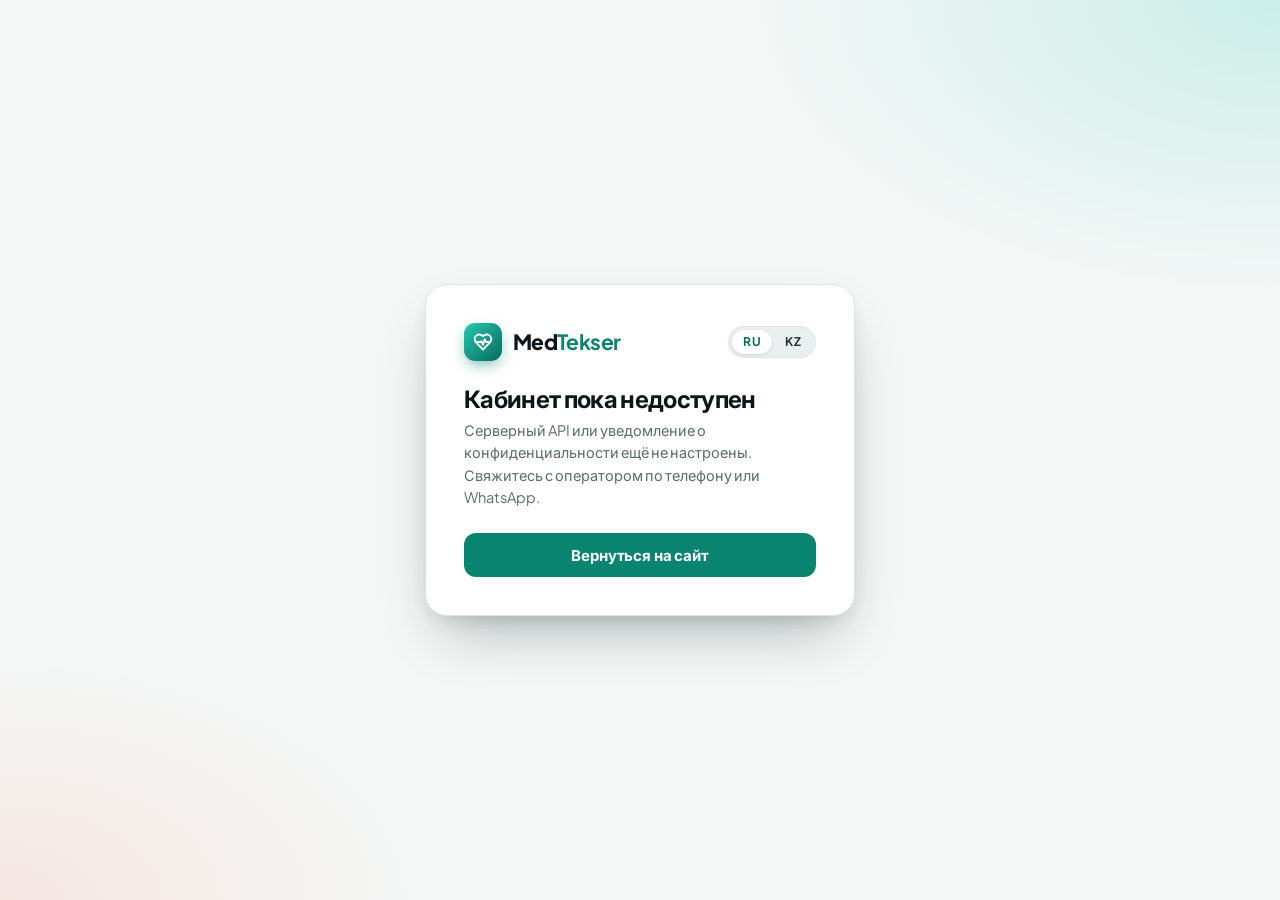
<file: static/cabinet.html>
<!DOCTYPE html>
<html lang="ru">
<head>
  <meta charset="UTF-8" />
  <meta name="viewport" content="width=device-width, initial-scale=1.0" />
  <title>Личный кабинет HR — MedTekser</title>
  <meta name="robots" content="noindex" />
  <meta name="theme-color" content="#041d1a" />
  <link rel="icon" href="data:image/svg+xml,%3Csvg xmlns='http://www.w3.org/2000/svg' viewBox='0 0 32 32'%3E%3Crect width='32' height='32' rx='9' fill='%23088471'/%3E%3Cpath d='M8 17h4l2-5 4 9 2-4h4' stroke='white' stroke-width='2.4' fill='none' stroke-linecap='round' stroke-linejoin='round'/%3E%3C/svg%3E" />
  <link rel="preconnect" href="https://fonts.googleapis.com" />
  <link href="https://fonts.googleapis.com/css2?family=Inter:wght@400;500;600;700;800&family=Plus+Jakarta+Sans:wght@600;700;800&display=swap" rel="stylesheet" />
  <link rel="stylesheet" href="./style.css" />
</head>
<body class="app-body">
  <!-- ============ КІРУ ============ -->
  <div class="auth-screen" id="login-screen">
    <form class="auth-card" id="login">
      <div class="auth-top">
        <a href="./" class="logo" data-logo></a>
        <div data-lang-switch></div>
      </div>
      <h1 data-ru="Кабинет работодателя" data-kk="Жұмыс беруші кабинеті">Кабинет работодателя</h1>
      <p class="sub" data-ru="Введите номер заявки и код доступа, полученные после подтверждения запроса." data-kk="Сұрау расталғаннан кейін берілген өтінім нөмірі мен кіру кодын енгізіңіз.">Введите номер заявки и код доступа, полученные после подтверждения запроса.</p>
      <div class="field">
        <label for="l-id" data-ru="Номер заявки" data-kk="Өтінім нөмірі">Номер заявки</label>
        <input id="l-id" name="request_id" type="number" inputmode="numeric" data-ph-ru="Например: 1" data-ph-kk="Мысалы: 1" placeholder="Например: 1" required />
      </div>
      <div class="field">
        <label for="l-code" data-ru="Код доступа" data-kk="Кіру коды">Код доступа</label>
        <input id="l-code" name="code" data-ph-ru="Код из сообщения оператора" data-ph-kk="Оператор жіберген код" placeholder="Код из сообщения оператора" autocomplete="one-time-code" autocapitalize="characters" spellcheck="false" maxlength="16" style="text-transform:uppercase;letter-spacing:.1em" required />
      </div>
      <div id="login-err" role="alert" aria-live="assertive" aria-atomic="true"></div>
      <button class="btn block" type="submit" id="login-btn" data-ru="Войти в кабинет" data-kk="Кабинетке кіру">Войти в кабинет</button>
      <p class="muted small center" style="margin:18px 0 0">
        <span data-ru="Ещё нет заявки?" data-kk="Өтінім әлі жоқ па?">Ещё нет заявки?</span>
        <a href="./#order" data-ru="Оставить заявку" data-kk="Өтінім қалдыру">Оставить заявку</a>
      </p>
    </form>
    <div class="auth-card hidden" id="api-unavailable">
      <div class="auth-top"><a href="./" class="logo" data-logo></a><div data-lang-switch></div></div>
      <h1 data-ru="Кабинет пока недоступен" data-kk="Кабинет әзірге қолжетімсіз">Кабинет пока недоступен</h1>
      <p class="sub" data-ru="Серверный API или уведомление о конфиденциальности ещё не настроены. Свяжитесь с оператором по телефону или WhatsApp."
         data-kk="Сервер API немесе құпиялық хабарламасы әлі бапталмаған. Операторға телефон немесе WhatsApp арқылы хабарласыңыз.">
        Серверный API или уведомление о конфиденциальности ещё не настроены. Свяжитесь с оператором по телефону или WhatsApp.
      </p>
      <a class="btn block" href="./#order" data-ru="Вернуться на сайт" data-kk="Сайтқа оралу">Вернуться на сайт</a>
    </div>
  </div>

  <!-- ============ КАБИНЕТ ============ -->
  <div id="cabinet" class="hidden">
    <header class="app-header">
      <div class="container">
        <a href="./" class="logo" data-logo></a>
        <div class="grow"></div>
        <span class="muted small" id="h-company"></span>
        <div data-lang-switch></div>
        <button class="btn ghost sm" id="logout">
          <span data-icon="logout" data-size="16"></span>
          <span data-ru="Выйти" data-kk="Шығу">Выйти</span>
        </button>
      </div>
    </header>

    <main class="app-main">
      <div class="container">
        <div class="page-title">
          <div>
            <div class="muted small" id="c-sub"></div>
            <h1 id="c-company"></h1>
            <div id="c-status"></div>
          </div>
          <div class="flex no-print">
            <button class="btn ghost sm" onclick="window.print()">
              <span data-icon="printer" data-size="16"></span>
              <span data-ru="Печать" data-kk="Басып шығару">Печать</span>
            </button>
            <a class="btn sm" id="wa-manager" target="_blank" rel="noopener" data-ru="WhatsApp менеджера" data-kk="Менеджер WhatsApp">WhatsApp менеджера</a>
          </div>
        </div>

        <div class="grid g-3" style="margin-bottom:24px" id="c-cards"></div>

        <div class="panel" style="margin-bottom:24px">
          <div class="panel-head">
            <h3 data-ru="Прогресс прохождения медосмотра" data-kk="Медициналық тексеру барысы">Прогресс прохождения медосмотра</h3>
            <b id="c-percent"></b>
          </div>
          <div class="panel-body" id="c-progress"></div>
        </div>

        <div class="grid g-3" style="margin-bottom:24px" id="c-compliance-radar"></div>

        <div class="panel no-print" style="margin-bottom:24px" id="upload-panel">
          <div class="panel-head">
            <h3 data-ru="Загрузка списка сотрудников" data-kk="Қызметкерлер тізімін жүктеу">Загрузка списка сотрудников</h3>
            <span class="muted small" data-ru="Загружайте только необходимые сведения через защищённый кабинет и в соответствии с уведомлением о конфиденциальности." data-kk="Тек қажет мәліметтерді қорғалған кабинет арқылы және құпиялық хабарламасына сай жүктеңіз.">Загружайте только необходимые сведения через защищённый кабинет и в соответствии с уведомлением о конфиденциальности.</span>
            <a id="privacy-notice" class="small hidden" target="_blank" rel="noopener" data-ru="Уведомление о конфиденциальности" data-kk="Құпиялық туралы хабарлама">Уведомление о конфиденциальности</a>
          </div>
          <div class="panel-body">
            <div class="grid g-2">
              <label class="dropzone" id="dropzone">
                <input type="file" id="file" accept=".csv,.txt" hidden />
                <div class="ic" data-icon="upload" data-size="32"></div>
                <b data-ru="Перетащите CSV-файл сюда или нажмите для выбора" data-kk="CSV файлды осында сүйреңіз немесе басыңыз">Перетащите CSV-файл сюда или нажмите для выбора</b>
                <div class="muted small" data-ru="В Excel: Файл → Сохранить как → CSV UTF-8" data-kk="Excel-де: Файл → Басқаша сақтау → CSV UTF-8">В Excel: Файл → Сохранить как → CSV UTF-8</div>
              </label>
              <div>
                <textarea id="csv" rows="5"
                  data-ph-ru="Вставьте строки CSV или таблицы с нужными столбцами. Не добавляйте данные, обработка которых не разрешена вашей организацией."
                  data-ph-kk="Қажетті бағандары бар CSV немесе кесте жолдарын қойыңыз. Ұйымыңыз өңдеуге рұқсат бермеген деректерді қоспаңыз."
                  placeholder="Вставьте строки CSV или таблицы с нужными столбцами. Не добавляйте данные, обработка которых не разрешена вашей организацией."></textarea>
              </div>
            </div>
            <div id="preview" class="muted small" style="margin:12px 0"></div>
            <div class="flex">
              <button class="btn" id="upload" type="button">
                <span data-icon="upload" data-size="18"></span>
                <span data-ru="Добавить сотрудников в список" data-kk="Қызметкерлерді тізімге қосу">Добавить сотрудников в список</span>
              </button>

            </div>
          </div>
        </div>

        <div class="panel">
          <div class="panel-head">
            <h3>
              <span data-ru="Список сотрудников" data-kk="Қызметкерлер тізімі">Список сотрудников</span>
              <span class="muted" id="emp-count"></span>
            </h3>
            <div class="flex no-print">
              <select id="emp-filter" style="width:auto"></select>
              <div class="search">
                <span data-icon="search" data-size="16"></span>
                <input id="emp-search" data-ph-ru="Поиск по ФИО или ИИН…" data-ph-kk="Аты-жөні немесе ЖСН бойынша іздеу…" placeholder="Поиск по ФИО или ИИН…" />
              </div>
            </div>
          </div>
          <div class="table-wrap">
            <table>
              <thead>
                <tr>
                  <th>#</th>
                  <th data-ru="Сотрудник / Должность" data-kk="Қызметкер / Лауазымы">Сотрудник / Должность</th>
                  <th data-ru="ИИН" data-kk="ЖСН">ИИН</th>
                  <th data-ru="Вредный фактор" data-kk="Зиянды фактор">Вредный фактор</th>
                  <th data-ru="Статус" data-kk="Мәртебе">Статус</th>
                  <th data-ru="Заключение врача" data-kk="Дәрігер қорытындысы">Заключение врача</th>
                  <th class="no-print"></th>
                </tr>
              </thead>
              <tbody id="emp-body"></tbody>
            </table>
          </div>
        </div>
      </div>
    </main>
  </div>

  <script src="./api-config.js"></script>
  <script src="./common.js"></script>
  <script>
    let token = localStorage.getItem("company_token");
    let DATA = null;
    let CONTACT = "+77787961219";
    const $ = (id) => document.getElementById(id);

    function populateFilter() {
      const cur = $("emp-filter").value;
      const statuses = ["pending", "scheduled", "fit", "unfit", "absent"];
      $("emp-filter").innerHTML = `<option value="">${t("Все статусы", "Барлық мәртебе")}</option>` +
        statuses.map((s) => `<option value="${s}" ${s === cur ? "selected" : ""}>${statusLabel(s)}</option>`).join("");
    }

    if (apiIsConfigured()) {
      api("/api/config").then((c) => { if (c.contact_phone) CONTACT = c.contact_phone; }).catch(() => {});
    }

    async function login(request_id, code) {
      const btn = $("login-btn");
      setBusy(btn, true, t("Проверка…", "Тексерілуде…"));
      try {
        const r = await api("/api/cabinet/login", { method: "POST", body: { request_id, code } });
        token = r.token;
        localStorage.setItem("company_token", token);
        history.replaceState(null, "", location.pathname);
        await load();
      } catch (e) {
        $("login-err").innerHTML = `<div class="alert err">${esc(e.message)}</div>`;
      } finally {
        setBusy(btn, false);
      }
    }

    function showLogin() {
      localStorage.removeItem("company_token");
      token = null;
      $("login-screen").classList.remove("hidden");
      $("cabinet").classList.add("hidden");
    }

    async function load() {
      try {
        DATA = await api("/api/cabinet", { token });
      } catch (e) {
        if (e.status === 401 || e.status === 404) return showLogin();
        return toast(e.message, "err");
      }
      $("login-screen").classList.add("hidden");
      $("cabinet").classList.remove("hidden");
      populateFilter();
      render();
    }

    function render() {
      if (!DATA) return;
      const d = DATA;
      $("h-company").textContent = d.company;
      $("c-company").textContent = d.company;
      $("c-sub").textContent = `${t("Заявка", "Өтінім")} #${d.id} · ${fmtDate(d.created_at)}`;
      $("c-status").innerHTML = `${badge(d.status)} <span class="muted small" style="margin-left:6px">${esc(examName(d))}</span>`;

      $("wa-manager").href = waLink(
        CONTACT,
        t(`Здравствуйте! Вопрос по заявке №${d.id} (${d.company}).`, `Сәлеметсіз бе! №${d.id} (${d.company}) өтінімі бойынша сұрақ.`)
      );

      const clinic = d.clinic
        ? `<div class="value" style="font-size:17px">${esc(d.clinic.name)}</div><div class="hint">${esc(d.clinic.address || "")}</div>`
        : `<div class="value" style="font-size:17px">${t("Назначается", "Таңдалуда")}</div><div class="hint">${t("Менеджер закрепит клинику", "Менеджер жақын арада бекітеді")}</div>`;

      $("c-cards").innerHTML = `
        <div class="stat"><span class="s-ic">${icon("hospital")}</span><div class="label">${t("Клиника / Бригада", "Клиника / Бригада")}</div>${clinic}</div>
        <div class="stat"><span class="s-ic violet">${icon("calendar")}</span><div class="label">${t("Дата осмотра", "Тексеру күні")}</div>
          <div class="value" style="font-size:20px">${d.scheduled_date ? fmtDate(d.scheduled_date) : t("Согласуется", "Келісілуде")}</div>
          <div class="hint">${d.scheduled_date ? t("Дата подтверждена", "Расталған күн") : d.preferred_date ? t("Желаемая: ", "Қалаған: ") + fmtDate(d.preferred_date) : t("Ожидает согласования", "Келісілуде")}</div></div>
        <div class="stat"><span class="s-ic amber">${icon("users")}</span><div class="label">${t("Сотрудники", "Қызметкерлер")}</div>
          <div class="value">${d.employees_loaded}<span class="muted" style="font-size:16px;font-weight:600"> / ${d.employees_count}</span></div><div class="hint">${t("загружено в список", "тізімге жүктелді")}</div></div>
`;

      const p = d.progress, total = d.employees_loaded;
      const done = p.fit + p.unfit;
      $("c-percent").textContent = total ? Math.round((100 * done) / total) + "%" : "";
      $("c-progress").innerHTML = total
        ? `${progressBar(p, total)}${progressLegend(p)}`
        : `<div class="muted">${t("Загрузите список сотрудников ниже, чтобы отслеживать прохождение осмотра.", "Тексеру барысын көру үшін төменде қызметкерлер тізімін жүктеңіз.")}</div>`;

      $("c-compliance-radar").innerHTML = `
        <div class="stat"><div class="label">${t("Следующие шаги", "Келесі қадамдар")}</div>
          <div class="value" style="font-size:18px">${t("Согласовать условия", "Шарттарды келісу")}</div>
          <div class="hint">${t("Клиника, объём услуг, график и стоимость подтверждаются отдельно.", "Клиника, қызмет көлемі, кесте мен құн бөлек расталады.")}</div></div>
        <div class="stat"><div class="label">${t("Медицинские результаты", "Медициналық нәтижелер")}</div>
          <div class="value" style="font-size:18px">${t("Подтверждает медорганизация", "Медициналық ұйым растайды")}</div>
          <div class="hint">${t("Сайт не формирует медицинские заключения и не проверяет реестры.", "Сайт медициналық қорытынды жасамайды және тізілімдерді тексермейді.")}</div></div>`;

      $("upload-panel").classList.toggle("hidden", ["done", "cancelled"].includes(d.status));
      renderEmployees();
    }

    function renderEmployees() {
      if (!DATA) return;
      const q = $("emp-search").value.trim().toLowerCase();
      const f = $("emp-filter").value;
      const list = DATA.employees.filter((e) =>
        (!f || e.status === f) && (!q || e.full_name.toLowerCase().includes(q) || (e.iin || "").includes(q)));
      $("emp-count").textContent = `(${DATA.employees.length})`;
      if (!DATA.employees.length) {
        $("emp-body").innerHTML = `<tr><td colspan="7"><div class="empty"><div class="ic">📋</div><b>${t("Список сотрудников пока пуст", "Тізім әлі жүктелмеген")}</b><div>${t("Добавьте сотрудников через форму загрузки выше", "Жоғарыдағы форма арқылы қызметкерлер тізімін қосыңыз")}</div></div></td></tr>`;
        return;
      }
      $("emp-body").innerHTML = list.length ? list.map((e, i) => `
        <tr>
          <td class="muted">${i + 1}</td>
          <td><div class="flex" style="gap:10px;flex-wrap:nowrap"><span class="avatar" style="background:${avatarColor(e.full_name)}">${esc(initials(e.full_name))}</span>
            <div><b>${esc(e.full_name)}</b><div class="muted small">${esc(e.position || "—")}</div></div></div></td>
          <td class="small">${esc(e.iin || "—")}</td>
          <td class="small">${esc(e.harmful_factor || "—")}</td>
          <td>${badge(e.status)}</td>
          <td class="small">${esc(e.conclusion || "—")}</td>
          <td class="no-print">
            ${e.status === "pending" ? `<button class="icon-btn" title="${t("Удалить", "Өшіру")}" onclick="delEmp(${e.id})">${icon("x", 16)}</button>` : ""}
          </td>
        </tr>`).join("")
        : `<tr><td colspan="7" class="empty">${t("По вашему запросу ничего не найдено", "Ештеңе табылмады")}</td></tr>`;
    }

    window.onLangChange = () => {
      populateFilter();
      if (DATA) render();
    };

    async function delEmp(id) {
      if (!confirm(t("Удалить сотрудника из списка?", "Қызметкерді тізімнен өшіресіз бе?"))) return;
      try {
        await api("/api/cabinet/employees/" + id, { method: "DELETE", token });
        toast(t("Удалено", "Өшірілді"));
        load();
      } catch (e) { toast(e.message, "err"); }
    }

    function readFile(file) {
      if (!file) return;
      const reader = new FileReader();
      reader.onload = () => { $("csv").value = reader.result; updatePreview(); };
      reader.readAsText(file, "utf-8");
    }
    function updatePreview() {
      const lines = $("csv").value.trim().split(/\r?\n/).filter((l) => l.trim());
      $("preview").textContent = lines.length ? t(`Готово к загрузке строк: ${lines.length}`, `Жүктеуге дайын жол саны: ${lines.length}`) : "";
    }
    $("file").addEventListener("change", (e) => readFile(e.target.files[0]));
    const dz = $("dropzone");
    ["dragenter", "dragover"].forEach((ev) => dz.addEventListener(ev, (e) => { e.preventDefault(); dz.classList.add("drag"); }));
    ["dragleave", "drop"].forEach((ev) => dz.addEventListener(ev, (e) => { e.preventDefault(); dz.classList.remove("drag"); }));
    dz.addEventListener("drop", (e) => readFile(e.dataTransfer.files[0]));
    $("csv").addEventListener("input", updatePreview);

    $("upload").addEventListener("click", async () => {
      const csv = $("csv").value.trim();
      if (!csv) return toast(t("Сначала вставьте список или выберите CSV-файл", "Алдымен тізімді қосыңыз"), "err");
      const btn = $("upload");
      setBusy(btn, true, t("Загрузка…", "Жүктелуде…"));
      try {
        const r = await api("/api/cabinet/employees", { method: "POST", body: { csv }, token });
        toast(t(`Добавлено сотрудников: ${r.added}`, `${r.added} қызметкер қосылды`));
        $("csv").value = ""; $("file").value = ""; updatePreview();
        await load();
      } catch (e) {
        toast(e.message, "err");
      } finally {
        setBusy(btn, false);
      }
    });

    $("emp-search").addEventListener("input", renderEmployees);
    $("emp-filter").addEventListener("change", renderEmployees);

    $("login").addEventListener("submit", (e) => {
      e.preventDefault();
      login(e.target.request_id.value, e.target.code.value);
    });

    $("logout").addEventListener("click", async () => {
      await api("/api/logout", { method: "POST", token }).catch(() => {});
      showLogin();
    });

    populateFilter();
    async function initializeCabinet() {
      if (!apiIsConfigured()) return showUnavailable();
      try {
        const cfg = await api("/api/config");
        setPrivacyNoticeUrl(cfg.privacy_notice_url);
        if (cfg.contact_phone) CONTACT = cfg.contact_phone;
        if (!intakeIsConfigured()) return showUnavailable();
        if (privacyNoticeIsConfigured()) {
          $("privacy-notice").href = PRIVACY_NOTICE_URL;
          $("privacy-notice").classList.remove("hidden");
        }
        const qs = new URLSearchParams(location.search);
        if (qs.get("id")) $("l-id").value = qs.get("id");
        if (qs.get("id") && qs.get("code")) login(qs.get("id"), qs.get("code"));
        else if (token) load();
      } catch (_) {
        showUnavailable();
      }
    }

    function showUnavailable() {
      $("login").classList.add("hidden");
      $("api-unavailable").classList.remove("hidden");
    }

    initializeCabinet();
  </script>
</body>
</html>
</file>
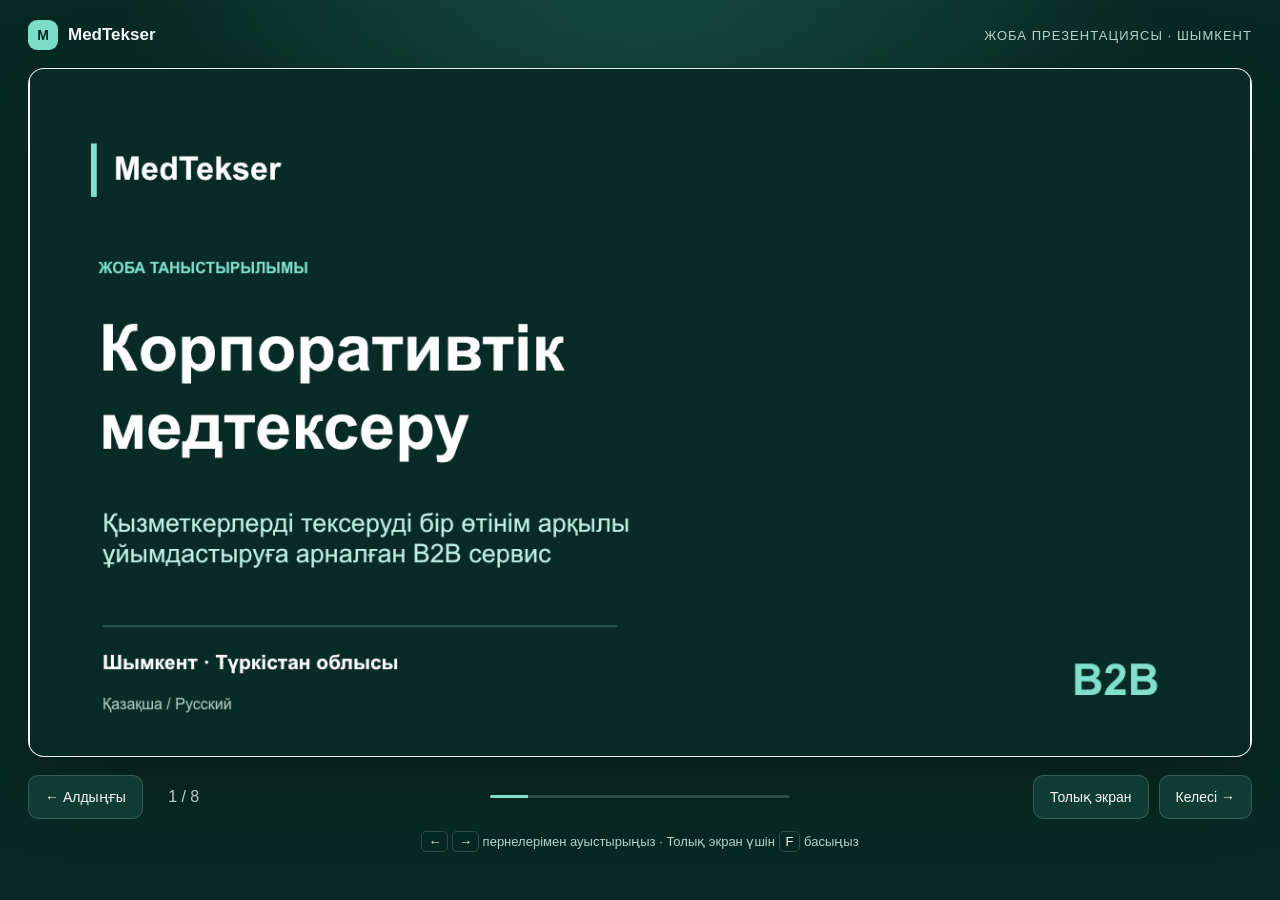
<file: static/presentation.html>
<!doctype html>
<html lang="kk">
<head>
  <meta charset="utf-8">
  <meta name="viewport" content="width=device-width, initial-scale=1">
  <meta name="theme-color" content="#082923">
  <meta name="description" content="MedTekser жобасының презентациясы: корпоративтік медициналық тексерулерді ұйымдастыруға арналған цифрлық сервис.">
  <title>MedTekser — жоба презентациясы</title>
  <style>
    :root {
      color-scheme: dark;
      --ink: #f4f8f6;
      --muted: #b9d0ca;
      --accent: #7bdcc8;
      --coral: #ff735c;
      --background: #082923;
      --panel: #103c34;
      --line: rgba(185, 208, 202, .22);
    }
    * { box-sizing: border-box; }
    body {
      margin: 0;
      min-height: 100vh;
      background: radial-gradient(ellipse at 50% -15%, #164b40 0, var(--background) 58%);
      color: var(--ink);
      font-family: Arial, "Helvetica Neue", sans-serif;
    }
    .shell { width: min(1320px, 100%); margin: 0 auto; padding: 20px 28px 26px; }
    .topbar { display: flex; align-items: center; justify-content: space-between; gap: 16px; margin-bottom: 18px; }
    .brand { display: inline-flex; align-items: center; gap: 10px; color: var(--ink); font-size: 17px; font-weight: 700; text-decoration: none; }
    .brand-mark { display: grid; width: 30px; height: 30px; place-items: center; border-radius: 9px; color: var(--background); background: var(--accent); font-size: 14px; }
    .eyebrow { color: var(--muted); font-size: 13px; letter-spacing: .08em; text-transform: uppercase; }
    .stage { overflow: hidden; width: 100%; aspect-ratio: 16 / 9; border: 1px solid var(--line); border-radius: 16px; background: #f4f8f6; box-shadow: 0 24px 80px rgba(0,0,0,.28); }
    .slide { display: none; width: 100%; height: 100%; object-fit: contain; }
    .slide.is-active { display: block; }
    .controls { display: grid; grid-template-columns: 1fr minmax(120px, 300px) 1fr; align-items: center; gap: 18px; margin-top: 18px; }
    .control-group { display: flex; align-items: center; gap: 10px; }
    .control-group:last-child { justify-content: flex-end; }
    button { min-height: 44px; padding: 0 16px; border: 1px solid var(--line); border-radius: 10px; background: var(--panel); color: var(--ink); font: inherit; font-size: 14px; cursor: pointer; }
    button:hover { border-color: var(--accent); }
    button:focus-visible, a:focus-visible { outline: 3px solid var(--accent); outline-offset: 3px; }
    .counter { min-width: 62px; color: var(--muted); text-align: center; font-variant-numeric: tabular-nums; }
    .progress { height: 3px; overflow: hidden; border-radius: 99px; background: var(--line); }
    .progress-fill { width: 12.5%; height: 100%; background: var(--accent); transition: width .2s ease; }
    .hint { margin: 15px 0 0; color: var(--muted); text-align: center; font-size: 13px; }
    .hint kbd { padding: 2px 6px; border: 1px solid var(--line); border-radius: 5px; color: var(--ink); font: inherit; }
    .sr-only { position: absolute; width: 1px; height: 1px; padding: 0; margin: -1px; overflow: hidden; clip: rect(0,0,0,0); white-space: nowrap; border: 0; }
    @media (max-width: 640px) {
      .shell { padding: 14px 12px 22px; }
      .topbar { margin-bottom: 12px; }
      .eyebrow { font-size: 11px; text-align: right; }
      .stage { border-radius: 9px; }
      .controls { grid-template-columns: auto 1fr auto; gap: 8px; margin-top: 12px; }
      .control-group { gap: 6px; }
      button { min-height: 42px; padding: 0 10px; font-size: 12px; }
      .control-group:last-child button:first-child { display: none; }
      .counter { font-size: 13px; }
      .hint { font-size: 12px; line-height: 1.5; }
    }
    @media print {
      @page { size: landscape; margin: 0; }
      :root { color-scheme: light; }
      body { min-height: 0; background: white; }
      .shell { width: 100%; max-width: none; margin: 0; padding: 0; }
      .topbar, .controls, .hint { display: none !important; }
      .stage { width: 100%; height: 100vh; overflow: visible; border: 0; border-radius: 0; box-shadow: none; aspect-ratio: auto; background: white; }
      .slide, .slide.is-active { display: block !important; width: 100%; height: 100vh; object-fit: contain; break-after: page; page-break-after: always; }
    }
  </style>
</head>
<body>
  <main class="shell">
    <header class="topbar">
      <a class="brand" href="./index.html" aria-label="MedTekser сайтына оралу"><span class="brand-mark" aria-hidden="true">M</span><span>MedTekser</span></a>
      <span class="eyebrow">Жоба презентациясы · Шымкент</span>
    </header>
    <section id="stage" class="stage" aria-label="MedTekser презентация слайдтары">
      <img class="slide is-active" src="./presentation/slide-01.png" alt="1-слайд: MedTekser корпоративтік медтексеру сервисі" fetchpriority="high">
      <img class="slide" src="./presentation/slide-02.png" alt="2-слайд: Өтінімге қажет деректер" loading="lazy">
      <img class="slide" src="./presentation/slide-03.png" alt="3-слайд: Компанияға арналған өтінім беті" loading="lazy">
      <img class="slide" src="./presentation/slide-04.png" alt="4-слайд: Өтінімнің төрт кезеңі" loading="lazy">
      <img class="slide" src="./presentation/slide-05.png" alt="5-слайд: Сұрау қабылданатын бағыттар" loading="lazy">
      <img class="slide" src="./presentation/slide-06.png" alt="6-слайд: Деректерге ұқыпты қарау" loading="lazy">
      <img class="slide" src="./presentation/slide-07.png" alt="7-слайд: Жобаның қазіргі дайындық күйі" loading="lazy">
      <img class="slide" src="./presentation/slide-08.png" alt="8-слайд: Іске қосу үшін қажет үш шешім" loading="lazy">
    </section>
    <nav class="controls" aria-label="Слайдтарды басқару">
      <div class="control-group"><button id="prev" type="button" aria-label="Алдыңғы слайд">← Алдыңғы</button><span id="counter" class="counter" aria-live="polite">1 / 8</span></div>
      <div class="progress" role="progressbar" aria-label="Презентация барысы" aria-valuemin="1" aria-valuemax="8" aria-valuenow="1"><div id="progressFill" class="progress-fill"></div></div>
      <div class="control-group"><button id="fullscreen" type="button">Толық экран</button><button id="next" type="button" aria-label="Келесі слайд">Келесі →</button></div>
    </nav>
    <p class="hint"><kbd>←</kbd> <kbd>→</kbd> пернелерімен ауыстырыңыз · Толық экран үшін <kbd>F</kbd> басыңыз</p>
  </main>
  <script>
    (() => {
      const slides = Array.from(document.querySelectorAll(".slide"));
      const counter = document.getElementById("counter");
      const progress = document.querySelector(".progress");
      const progressFill = document.getElementById("progressFill");
      const stage = document.getElementById("stage");
      let current = Math.min(slides.length - 1, Math.max(0, Number(location.hash.slice(2)) - 1 || 0));
      function show(index) {
        current = (index + slides.length) % slides.length;
        slides.forEach((slide, i) => slide.classList.toggle("is-active", i === current));
        counter.textContent = `${current + 1} / ${slides.length}`;
        progressFill.style.width = `${((current + 1) / slides.length) * 100}%`;
        progress.setAttribute("aria-valuenow", String(current + 1));
        history.replaceState(null, "", `#s${current + 1}`);
      }
      document.getElementById("prev").addEventListener("click", () => show(current - 1));
      document.getElementById("next").addEventListener("click", () => show(current + 1));
      document.getElementById("fullscreen").addEventListener("click", async () => {
        if (document.fullscreenElement) await document.exitFullscreen();
        else await stage.requestFullscreen?.();
      });
      document.addEventListener("keydown", event => {
        if (["ArrowRight", "PageDown", " "].includes(event.key)) { event.preventDefault(); show(current + 1); }
        if (["ArrowLeft", "PageUp"].includes(event.key)) { event.preventDefault(); show(current - 1); }
        if (event.key.toLowerCase() === "f") document.getElementById("fullscreen").click();
        if (event.key === "Home") show(0);
        if (event.key === "End") show(slides.length - 1);
      });
      show(current);
    })();
  </script>
</body>
</html>
</file>
<file: static/style.css>
/* =========================================================
   MedTekser — Crisp B2B MedTech Design System (RU / KZ)
   ========================================================= */
:root {
  --brand-50: #edfcf9;
  --brand-100: #cdf7ee;
  --brand-200: #9ceee0;
  --brand-400: #25c9b0;
  --brand-500: #0ea58e;
  --brand-600: #088471;
  --brand-700: #09695b;
  --brand-800: #0a5349;
  --brand-900: #072f2a;
  --brand-950: #041d1a;
  --coral: #ff6b4a;
  --coral-dark: #e85332;
  --ink: #0b1716;
  --ink-2: #263836;
  --muted: #5a6e6b;
  --line: #dce6e4;
  --line-strong: #c5d5d2;
  --bg: #f4f7f6;
  --white: #ffffff;
  --ok: #0d9f6e;
  --bad: #e11d48;
  --warn: #d97706;
  --violet: #7c3aed;
  --radius-lg: 22px;
  --radius: 16px;
  --radius-sm: 11px;
  --shadow-xs: 0 1px 2px rgba(7, 47, 42, .05);
  --shadow-sm: 0 2px 6px rgba(7, 47, 42, .06), 0 1px 2px rgba(7, 47, 42, .04);
  --shadow: 0 14px 34px -12px rgba(7, 47, 42, .14), 0 4px 12px -4px rgba(7, 47, 42, .06);
  --shadow-lg: 0 28px 60px -18px rgba(4, 29, 26, .32), 0 8px 20px -8px rgba(4, 29, 26, .16);
  --font: "Plus Jakarta Sans", "Inter", -apple-system, BlinkMacSystemFont, "Segoe UI", Roboto, sans-serif;
}

*, *::before, *::after { box-sizing: border-box; }
html { scroll-behavior: smooth; }
body {
  margin: 0;
  font-family: var(--font);
  color: var(--ink);
  background: var(--bg);
  line-height: 1.55;
  -webkit-font-smoothing: antialiased;
  font-size: 16px;
}
img, svg { display: block; max-width: 100%; }
a { color: var(--brand-600); text-decoration: none; transition: color .15s; }
a:hover { color: var(--brand-700); }
h1, h2, h3, h4 { line-height: 1.16; letter-spacing: -.028em; margin: 0 0 .45em; color: var(--ink); }
p { margin: 0 0 1em; }
.container { max-width: 1220px; margin: 0 auto; padding: 0 24px; }
.hidden { display: none !important; }
.muted { color: var(--muted); }
.small { font-size: 13px; }
.center { text-align: center; }
.flex { display: flex; gap: 12px; align-items: center; flex-wrap: wrap; }
.between { justify-content: space-between; }
.grow { flex: 1; }

/* ---------- Тіл ауыстырғыш (RU | KZ) ---------- */
.lang-switch {
  display: inline-flex;
  align-items: center;
  background: #eaf0ef;
  border: 1px solid var(--line);
  padding: 3px;
  border-radius: 999px;
  gap: 2px;
}
.lang-switch.dark {
  background: rgba(255, 255, 255, .1);
  border-color: rgba(255, 255, 255, .18);
}
.lang-btn {
  border: 0;
  background: transparent;
  color: var(--ink-2);
  font: 700 12px/1 var(--font);
  padding: 6px 11px;
  border-radius: 999px;
  cursor: pointer;
  letter-spacing: .04em;
  transition: all .15s;
}
.lang-switch.dark .lang-btn { color: rgba(255, 255, 255, .75); }
.lang-btn.active {
  background: var(--white);
  color: var(--brand-700);
  box-shadow: 0 1px 3px rgba(0, 0, 0, .12);
}

/* ---------- Кнопкалар ---------- */
.btn {
  display: inline-flex; align-items: center; justify-content: center; gap: 8px;
  padding: 13px 24px; border-radius: 12px; border: 1px solid transparent;
  background: var(--brand-600); color: #fff; font: 700 15px/1.1 var(--font);
  cursor: pointer; transition: transform .15s, box-shadow .18s, background .18s, border-color .18s;
  white-space: nowrap; letter-spacing: -.01em;
}
.btn:hover { color: #fff; background: var(--brand-700); transform: translateY(-1px); box-shadow: 0 10px 22px -8px rgba(8, 132, 113, .55); }
.btn:active { transform: translateY(0); }
.btn:disabled { opacity: .6; cursor: wait; transform: none; }
.btn.coral { background: var(--coral); box-shadow: 0 8px 20px -6px rgba(255, 107, 74, .45); }
.btn.coral:hover { background: var(--coral-dark); box-shadow: 0 12px 26px -6px rgba(255, 107, 74, .65); }
.btn.ghost { background: var(--white); color: var(--ink); border-color: var(--line-strong); box-shadow: var(--shadow-xs); }
.btn.ghost:hover { background: var(--brand-50); color: var(--brand-700); border-color: var(--brand-400); box-shadow: var(--shadow-sm); }
.btn.light { background: rgba(255, 255, 255, .1); color: #fff; border-color: rgba(255, 255, 255, .24); backdrop-filter: blur(8px); }
.btn.light:hover { background: rgba(255, 255, 255, .18); border-color: rgba(255, 255, 255, .4); }
.btn.white { background: #fff; color: var(--brand-800); box-shadow: var(--shadow-sm); }
.btn.white:hover { background: var(--brand-50); color: var(--brand-900); }
.btn.sm { padding: 9px 15px; font-size: 13.5px; border-radius: 10px; }
.btn.lg { padding: 16px 28px; font-size: 16px; border-radius: 14px; }
.btn.danger { background: #fff; color: var(--bad); border-color: #fecdd3; }
.btn.danger:hover { background: #fff1f2; color: var(--bad); box-shadow: none; }
.btn.block { width: 100%; }
.icon-btn {
  width: 34px; height: 34px; border-radius: 10px; border: 1px solid var(--line); background: #fff;
  display: inline-flex; align-items: center; justify-content: center; cursor: pointer; color: var(--muted); transition: all .15s;
}
.icon-btn:hover { color: var(--bad); border-color: #fecdd3; background: #fff1f2; }

/* ---------- Header ---------- */
.site-header {
  position: sticky; top: 0; z-index: 50;
  background: rgba(255, 255, 255, .86); backdrop-filter: saturate(180%) blur(16px);
  border-bottom: 1px solid var(--line); transition: box-shadow .2s, background .2s;
}
.site-header.scrolled { background: rgba(255, 255, 255, .96); box-shadow: var(--shadow-sm); }
.site-header .container { display: flex; align-items: center; height: 74px; gap: 24px; }
.logo { display: inline-flex; align-items: center; gap: 11px; font-weight: 800; font-size: 21px; color: var(--ink); letter-spacing: -.03em; }
.logo:hover { color: var(--ink); }
.logo-mark {
  width: 38px; height: 38px; border-radius: 11px; display: grid; place-items: center;
  background: linear-gradient(135deg, var(--brand-400), var(--brand-700)); color: #fff;
  box-shadow: 0 6px 16px -4px rgba(8, 132, 113, .65);
}
.logo b { color: var(--brand-600); }
.nav { display: flex; gap: 26px; margin-left: auto; }
.nav a { color: var(--ink-2); font-weight: 600; font-size: 14.5px; }
.nav a:hover { color: var(--brand-600); }
.header-cta { display: flex; align-items: center; gap: 10px; }
.header-phone {
  display: inline-flex; align-items: center; gap: 7px; font-weight: 700; font-size: 14px;
  color: var(--ink); padding: 7px 12px; border-radius: 10px; background: var(--bg); border: 1px solid var(--line);
}
.header-phone:hover { border-color: var(--brand-400); color: var(--brand-700); }
.burger { display: none; margin-left: auto; background: none; border: 0; padding: 8px; cursor: pointer; color: var(--ink); }

@media (max-width: 1020px) {
  .header-phone { display: none; }
}
@media (max-width: 880px) {
  .nav, .header-cta { display: none; }
  .burger { display: block; }
  .site-header.open .nav {
    display: flex; flex-direction: column; position: absolute; top: 74px; left: 0; right: 0;
    background: #fff; padding: 20px 24px; gap: 16px; border-bottom: 1px solid var(--line); box-shadow: var(--shadow);
  }
}

/* ---------- Hero ---------- */
.hero {
  position: relative; overflow: hidden; color: #fff;
  background:
    radial-gradient(1000px 520px at 88% -5%, rgba(37, 201, 176, .38), transparent 60%),
    radial-gradient(750px 480px at -5% 105%, rgba(255, 107, 74, .22), transparent 60%),
    linear-gradient(155deg, #041d1a 0%, #07332e 50%, #095248 100%);
  padding: 84px 0 104px;
  border-bottom: 1px solid rgba(255, 255, 255, .08);
}
.hero::after {
  content: ""; position: absolute; inset: 0; pointer-events: none; opacity: .22;
  background-image:
    linear-gradient(to right, rgba(255,255,255,.08) 1px, transparent 1px),
    linear-gradient(to bottom, rgba(255,255,255,.08) 1px, transparent 1px);
  background-size: 44px 44px;
  mask-image: radial-gradient(ellipse at center, #000 35%, transparent 80%);
}
.hero .container { position: relative; z-index: 1; display: grid; grid-template-columns: 1.08fr .92fr; gap: 56px; align-items: center; }
.eyebrow {
  display: inline-flex; align-items: center; gap: 9px; padding: 7px 15px; border-radius: 999px;
  font-size: 13px; font-weight: 700; background: rgba(255, 255, 255, .09); border: 1px solid rgba(255, 255, 255, .18);
  letter-spacing: .01em; color: #e2fbf7;
}
.eyebrow .dot { width: 8px; height: 8px; border-radius: 50%; background: #34d399; box-shadow: 0 0 0 4px rgba(52, 211, 153, .25); }
.hero h1 { font-size: clamp(36px, 4.6vw, 56px); font-weight: 800; margin: 20px 0 18px; letter-spacing: -.035em; color: #fff; line-height: 1.1; }
.hero h1 .hl { background: linear-gradient(90deg, #5eead4, #a7f3d0); -webkit-background-clip: text; background-clip: text; color: transparent; }
.hero .lead { font-size: 18.5px; color: rgba(255, 255, 255, .84); max-width: 560px; margin-bottom: 30px; line-height: 1.6; }
.hero .actions { display: flex; gap: 12px; flex-wrap: wrap; }
.hero-metrics {
  display: grid; grid-template-columns: repeat(2, 1fr); gap: 16px; margin-top: 38px;
  padding-top: 28px; border-top: 1px solid rgba(255, 255, 255, .14); max-width: 540px;
}
.hero-metrics b { display: block; font-size: 26px; font-weight: 800; color: #5eead4; letter-spacing: -.03em; }
.hero-metrics span { font-size: 13px; color: rgba(255, 255, 255, .75); }
.local-preview-notice { padding: 10px 16px; border-bottom: 1px solid #f2d48a; background: #fff7df; color: #5b4300; text-align: center; font-size: 13px; line-height: 1.5; }

/* Hero иллюстрациясы — кабинет макеті */
.mock { position: relative; }
.mock-window {
  background: #fff; color: var(--ink); border-radius: 22px; padding: 24px;
  box-shadow: var(--shadow-lg), 0 0 0 1px rgba(255, 255, 255, .16);
}
.mock-top { display: flex; align-items: center; justify-content: space-between; margin-bottom: 16px; padding-bottom: 12px; border-bottom: 1px solid var(--line); }
.mock-dots { display: flex; gap: 6px; }
.mock-dots i { width: 10px; height: 10px; border-radius: 50%; }
.mock-dots i:nth-child(1) { background: #fb7185; } .mock-dots i:nth-child(2) { background: #fbbf24; } .mock-dots i:nth-child(3) { background: #34d399; }
.mock-tag { font-size: 11px; font-weight: 700; color: var(--brand-700); background: var(--brand-50); border: 1px solid var(--brand-200); padding: 3px 9px; border-radius: 99px; }
.mock h4 { font-size: 17px; margin: 0 0 2px; }
.mock .meta { font-size: 13px; color: var(--muted); margin-bottom: 16px; }
.mock .ring-row { display: flex; align-items: center; gap: 18px; padding: 15px; background: var(--brand-50); border: 1px solid var(--brand-100); border-radius: 14px; margin-bottom: 14px; }
.mock-row { display: flex; align-items: center; gap: 12px; padding: 10px 4px; border-top: 1px solid var(--line); font-size: 14px; }
.avatar { width: 34px; height: 34px; border-radius: 10px; display: grid; place-items: center; font-weight: 800; font-size: 12px; color: #fff; flex: none; }
.float-card {
  position: absolute; background: #fff; color: var(--ink); border-radius: 14px; padding: 12px 16px;
  box-shadow: var(--shadow-lg); border: 1px solid var(--line); display: flex; align-items: center; gap: 12px; font-size: 13.5px; font-weight: 700;
  animation: float 6s ease-in-out infinite;
}
.float-card small { display: block; font-weight: 500; color: var(--muted); font-size: 12px; }
.float-card .ic { width: 38px; height: 38px; border-radius: 11px; display: grid; place-items: center; }
.float-card.a { left: -28px; bottom: 28px; }
.float-card.b { right: -18px; top: -22px; animation-delay: -3s; }
@keyframes float { 0%, 100% { transform: translateY(0); } 50% { transform: translateY(-8px); } }

@media (max-width: 980px) {
  .hero .container { grid-template-columns: 1fr; }
  .mock { max-width: 500px; margin: 16px auto 0; }
  .float-card.a { left: -6px; } .float-card.b { right: -6px; }
}

/* ---------- Секциялар ---------- */
.section { padding: 92px 0; }
.section.white { background: #fff; border-top: 1px solid var(--line); border-bottom: 1px solid var(--line); }
.section-head { max-width: 700px; margin: 0 auto 52px; text-align: center; }
.section-head .tag {
  display: inline-block; font-size: 12px; font-weight: 800; text-transform: uppercase; letter-spacing: .12em;
  color: var(--brand-700); background: var(--brand-50); border: 1px solid var(--brand-200);
  padding: 5px 12px; border-radius: 99px; margin-bottom: 14px;
}
.section-head h2 { font-size: clamp(28px, 3.5vw, 40px); font-weight: 800; }
.section-head p { font-size: 17.5px; color: var(--muted); margin-bottom: 0; }

.grid { display: grid; gap: 22px; }
.g-2 { grid-template-columns: repeat(2, 1fr); }
.g-3 { grid-template-columns: repeat(3, 1fr); }
.g-4 { grid-template-columns: repeat(4, 1fr); }
@media (max-width: 980px) { .g-3, .g-4 { grid-template-columns: repeat(2, 1fr); } }
@media (max-width: 640px) { .g-2, .g-3, .g-4 { grid-template-columns: 1fr; } .section { padding: 64px 0; } }

.card {
  background: #fff; border: 1px solid var(--line); border-radius: var(--radius); padding: 28px;
  box-shadow: var(--shadow-sm); position: relative;
}
.card.hover { transition: transform .18s ease, box-shadow .18s ease, border-color .18s ease; }
.card.hover:hover { transform: translateY(-4px); box-shadow: var(--shadow); border-color: var(--brand-400); }
.feature-ic {
  width: 50px; height: 50px; border-radius: 13px; display: grid; place-items: center; margin-bottom: 18px;
  background: var(--brand-50); color: var(--brand-600); border: 1px solid var(--brand-100);
}
.feature-ic.coral { background: #fff1ec; color: var(--coral); border-color: #ffd8cc; }
.feature-ic.violet { background: #f3efff; color: var(--violet); border-color: #e4d9ff; }
.feature-ic.amber { background: #fff8eb; color: #d97706; border-color: #fde6b8; }
.card h3 { font-size: 18.5px; font-weight: 700; }
.card p:last-child { margin-bottom: 0; }

/* Проблема → шешім */
.compare { display: grid; grid-template-columns: 1fr 1fr; gap: 24px; }
.compare .card ul { list-style: none; padding: 0; margin: 0; }
.compare li { display: flex; align-items: flex-start; gap: 12px; padding: 12px 0; border-bottom: 1px solid rgba(0,0,0,.06); font-weight: 500; }
.compare li:last-child { border: 0; padding-bottom: 0; }
.compare .before { background: #fff9f7; border: 1.5px solid #ffd5c8; }
.compare .after { background: var(--brand-50); border: 1.5px solid var(--brand-200); }
.compare .x {
  width: 24px; height: 24px; border-radius: 50%; background: #ffe4de; color: var(--bad);
  display: inline-grid; place-items: center; font-weight: 800; font-size: 12px; flex: none; margin-top: 1px;
}
.compare .v {
  width: 24px; height: 24px; border-radius: 50%; background: var(--brand-100); color: var(--brand-700);
  display: inline-grid; place-items: center; font-weight: 800; font-size: 12px; flex: none; margin-top: 1px;
}
@media (max-width: 760px) { .compare { grid-template-columns: 1fr; } }

/* Бағалар */
.price-card { display: flex; flex-direction: column; position: relative; }
.price-card .amount { font-size: 34px; font-weight: 800; letter-spacing: -.035em; margin: 10px 0 2px; color: var(--ink); }
.price-card .per { color: var(--muted); font-size: 13.5px; margin-bottom: 14px; font-weight: 500; }
.price-card p { color: var(--muted); font-size: 14.5px; flex: 1; margin-bottom: 20px; }
.price-card.featured {
  background: linear-gradient(165deg, #073b34 0%, #052521 100%);
  color: #fff; border: 1.5px solid var(--brand-400); box-shadow: var(--shadow-lg);
}
.price-card.featured h3, .price-card.featured .amount { color: #fff; }
.price-card.featured p, .price-card.featured .per { color: rgba(255, 255, 255, .78); }
.price-card .ribbon {
  position: absolute; top: 18px; right: 18px; background: var(--coral); color: #fff;
  font-size: 11px; font-weight: 800; padding: 4px 10px; border-radius: 999px; text-transform: uppercase; letter-spacing: .05em;
}

/* Қадамдар */
.steps { position: relative; }
.step {
  background: #fff; border: 1px solid var(--line); border-radius: var(--radius);
  padding: 26px; box-shadow: var(--shadow-sm); position: relative;
}
.step .num {
  width: 44px; height: 44px; border-radius: 12px; display: grid; place-items: center; margin-bottom: 16px;
  background: var(--brand-600); color: #fff; font-weight: 800; font-size: 17px;
  box-shadow: 0 6px 14px -4px rgba(8, 132, 113, .55);
}

/* Өтінім формасы */
.order-wrap { display: grid; grid-template-columns: 1.42fr .98fr; gap: 28px; align-items: start; }
@media (max-width: 980px) { .order-wrap { grid-template-columns: 1fr; } }
.summary {
  position: sticky; top: 96px;
  background: linear-gradient(165deg, #073b34 0%, #041d1a 100%);
  color: #fff; border: 1px solid rgba(255,255,255,.12); box-shadow: var(--shadow-lg);
}
.summary .line { display: flex; justify-content: space-between; gap: 12px; padding: 11px 0; border-bottom: 1px solid rgba(255, 255, 255, .12); font-size: 14.5px; }
.summary .line span { color: rgba(255, 255, 255, .75); }
.summary .total { font-size: 40px; font-weight: 800; letter-spacing: -.035em; margin: 12px 0 4px; color: #5eead4; }
.summary ul { list-style: none; padding: 0; margin: 20px 0 0; font-size: 14px; color: rgba(255, 255, 255, .86); }
.summary li { display: flex; gap: 10px; padding: 6px 0; align-items: center; }
.summary li i { color: #5eead4; font-style: normal; font-weight: 800; }

/* ---------- Формалар ---------- */
.form-grid { display: grid; grid-template-columns: 1fr 1fr; gap: 0 18px; }
.form-grid .full { grid-column: 1 / -1; }
@media (max-width: 640px) { .form-grid { grid-template-columns: 1fr; } }
.field { margin-bottom: 16px; }
label, .label { display: block; font-weight: 700; font-size: 13.5px; margin-bottom: 6px; color: var(--ink-2); }
input, select, textarea {
  width: 100%; padding: 12px 14px; border: 1.5px solid var(--line-strong); border-radius: var(--radius-sm);
  font: 500 15px var(--font); color: var(--ink); background: #fff; transition: border-color .15s, box-shadow .15s;
}
input::placeholder, textarea::placeholder { color: #94a6a3; font-weight: 400; }
input:hover, select:hover, textarea:hover { border-color: #9fb5b1; }
input:focus, select:focus, textarea:focus { outline: none; border-color: var(--brand-500); box-shadow: 0 0 0 4px rgba(14, 165, 142, .16); }
textarea { min-height: 92px; resize: vertical; }
select {
  appearance: none;
  background-image: url("data:image/svg+xml,%3Csvg xmlns='http://www.w3.org/2000/svg' width='14' height='14' fill='none' stroke='%23263836' stroke-width='2.2' viewBox='0 0 24 24'%3E%3Cpath d='m6 9 6 6 6-6'/%3E%3C/svg%3E");
  background-repeat: no-repeat; background-position: right 13px center; padding-right: 38px;
}
.hp { position: absolute; left: -9999px; }
.chips { display: grid; grid-template-columns: repeat(2, 1fr); gap: 8px; }
@media (max-width: 560px) { .chips { grid-template-columns: 1fr; } }
.chip input { display: none; }
.chip span {
  display: flex; align-items: center; justify-content: space-between; gap: 8px;
  padding: 11px 14px; border: 1.5px solid var(--line-strong); border-radius: 11px;
  font-size: 13.5px; font-weight: 600; cursor: pointer; transition: all .15s; background: #fff; color: var(--ink-2);
}
.chip span small { color: var(--muted); font-weight: 700; }
.chip input:checked + span {
  border-color: var(--brand-600); background: var(--brand-50); color: var(--brand-800);
  box-shadow: 0 0 0 3px rgba(14, 165, 142, .12);
}
.chip input:checked + span small { color: var(--brand-700); }

/* ---------- Хабарламалар ---------- */
.alert { padding: 13px 16px; border-radius: var(--radius-sm); margin: 14px 0; font-size: 14.5px; font-weight: 500; display: flex; gap: 12px; }
.alert.ok { background: #ecfdf5; border: 1px solid #a7f3d0; color: #065f46; }
.alert.err { background: #fff1f2; border: 1px solid #fecdd3; color: #9f1239; }
.success-box { text-align: center; padding: 20px 0; }
.success-box .check { width: 70px; height: 70px; border-radius: 50%; background: #ecfdf5; color: var(--ok); display: grid; place-items: center; margin: 0 auto 18px; border: 2px solid #a7f3d0; }
.code-pill { display: inline-flex; flex-direction: column; padding: 12px 22px; background: var(--bg); border: 1.5px dashed var(--brand-500); border-radius: 14px; margin: 6px; }
.code-pill small { color: var(--muted); font-size: 12px; font-weight: 600; }
.code-pill b { font-size: 22px; letter-spacing: .08em; font-family: ui-monospace, Menlo, monospace; color: var(--brand-800); }

.toast-wrap { position: fixed; bottom: 24px; left: 50%; transform: translateX(-50%); z-index: 100; display: flex; flex-direction: column; gap: 8px; }
.toast { background: var(--ink); color: #fff; padding: 12px 20px; border-radius: 12px; font-size: 14px; font-weight: 600; box-shadow: var(--shadow-lg); animation: toastIn .25s ease; }
.toast.err { background: var(--bad); }
@keyframes toastIn { from { opacity: 0; transform: translateY(10px); } }

/* ---------- FAQ ---------- */
.faq { max-width: 820px; margin: 0 auto; }
.faq details { background: #fff; border: 1px solid var(--line); border-radius: 14px; margin-bottom: 12px; transition: box-shadow .2s, border-color .2s; }
.faq details[open] { box-shadow: var(--shadow-sm); border-color: var(--brand-400); }
.faq summary { padding: 19px 24px; font-weight: 700; font-size: 16.5px; cursor: pointer; list-style: none; display: flex; justify-content: space-between; align-items: center; gap: 16px; }
.faq summary::-webkit-details-marker { display: none; }
.faq summary::after { content: "+"; font-size: 22px; font-weight: 700; line-height: 1; color: var(--brand-600); transition: transform .2s; }
.faq details[open] summary::after { transform: rotate(45deg); }
.faq details p { padding: 0 24px 20px; margin: 0; color: var(--muted); font-size: 15px; }

/* ---------- CTA ---------- */
.cta-band {
  border-radius: 26px; padding: 52px; color: #fff; position: relative; overflow: hidden;
  background: radial-gradient(600px 300px at 100% 0, rgba(255, 107, 74, .42), transparent 60%), linear-gradient(135deg, #073b34, #041d1a);
  display: flex; align-items: center; justify-content: space-between; gap: 32px; flex-wrap: wrap;
  box-shadow: var(--shadow-lg);
}
.cta-band h2 { font-size: clamp(26px, 3vw, 34px); font-weight: 800; margin: 0 0 8px; color: #fff; }
.cta-band p { margin: 0; color: rgba(255, 255, 255, .82); font-size: 16.5px; }
@media (max-width: 640px) { .cta-band { padding: 34px 24px; } }

/* ---------- Footer ---------- */
.site-footer { background: var(--brand-950); color: rgba(255, 255, 255, .72); padding: 56px 0 32px; font-size: 14px; }
.site-footer .logo { color: #fff; } .site-footer .logo b { color: #5eead4; }
.site-footer a { color: rgba(255, 255, 255, .82); } .site-footer a:hover { color: #5eead4; }
.footer-grid { display: grid; grid-template-columns: 2fr 1fr 1fr; gap: 40px; margin-bottom: 40px; }
.footer-grid h4 { color: #fff; font-size: 14.5px; margin-bottom: 14px; text-transform: uppercase; letter-spacing: .06em; }
.footer-grid ul { list-style: none; padding: 0; margin: 0; } .footer-grid li { margin-bottom: 9px; }
.footer-bottom { border-top: 1px solid rgba(255, 255, 255, .1); padding-top: 24px; display: flex; justify-content: space-between; flex-wrap: wrap; gap: 12px; }
@media (max-width: 760px) { .footer-grid { grid-template-columns: 1fr; } }

.wa-float {
  position: fixed; right: 22px; bottom: 22px; z-index: 60; height: 54px; padding: 0 20px 0 16px; border-radius: 999px;
  background: #25d366; color: #fff; display: inline-flex; align-items: center; gap: 10px;
  font-weight: 700; font-size: 14.5px;
  box-shadow: 0 12px 28px -6px rgba(37, 211, 102, .75);
  transition: transform .2s, box-shadow .2s;
}
.wa-float:hover { transform: translateY(-2px); color: #fff; box-shadow: 0 16px 32px -6px rgba(37, 211, 102, .9); }
@media (max-width: 560px) { .wa-float span { display: none; } .wa-float { width: 54px; padding: 0; justify-content: center; } }

/* Scroll анимациясы */
.reveal { opacity: 0; transform: translateY(20px); transition: opacity .55s ease, transform .55s ease; }
.reveal.in { opacity: 1; transform: none; }
@media (prefers-reduced-motion: reduce) { .reveal { opacity: 1; transform: none; } .float-card { animation: none; } }

/* =========================================================
   Қолданба (кабинет / админ)
   ========================================================= */
.app-body { background: var(--bg); min-height: 100vh; }
.auth-screen {
  min-height: 100vh; display: grid; place-items: center; padding: 24px;
  background:
    radial-gradient(900px 500px at 100% 0, rgba(37, 201, 176, .2), transparent 60%),
    radial-gradient(700px 400px at 0 100%, rgba(255, 107, 74, .12), transparent 60%), var(--bg);
}
.auth-card { width: 100%; max-width: 430px; background: #fff; border-radius: 22px; padding: 38px; box-shadow: var(--shadow-lg); border: 1px solid var(--line); }
.auth-top { display: flex; justify-content: space-between; align-items: center; margin-bottom: 24px; }
.auth-card h1 { font-size: 24px; margin-bottom: 6px; }
.auth-card .sub { color: var(--muted); margin-bottom: 24px; font-size: 14.5px; }

.app-header { background: #fff; border-bottom: 1px solid var(--line); position: sticky; top: 0; z-index: 40; }
.app-header .container { display: flex; align-items: center; height: 68px; gap: 16px; }
.app-main { padding: 32px 0 64px; }
.page-title { display: flex; justify-content: space-between; align-items: flex-end; gap: 16px; flex-wrap: wrap; margin-bottom: 26px; }
.page-title h1 { font-size: 28px; font-weight: 800; margin: 0 0 4px; }

.stat { background: #fff; border: 1px solid var(--line); border-radius: var(--radius); padding: 22px; box-shadow: var(--shadow-sm); position: relative; overflow: hidden; }
.stat .label { font-size: 13px; color: var(--muted); font-weight: 600; margin-bottom: 8px; display: flex; align-items: center; gap: 8px; }
.stat .value { font-size: 27px; font-weight: 800; letter-spacing: -.025em; line-height: 1.15; color: var(--ink); }
.stat .hint { font-size: 13px; color: var(--muted); margin-top: 5px; }
.stat .s-ic { position: absolute; right: 18px; top: 18px; width: 40px; height: 40px; border-radius: 11px; display: grid; place-items: center; background: var(--brand-50); color: var(--brand-600); border: 1px solid var(--brand-100); }
.stat .s-ic.coral { background: #fff1ec; color: var(--coral); border-color: #ffd8cc; }
.stat .s-ic.violet { background: #f3efff; color: var(--violet); border-color: #e4d9ff; }
.stat .s-ic.amber { background: #fff8eb; color: #d97706; border-color: #fde6b8; }

.panel { background: #fff; border: 1px solid var(--line); border-radius: var(--radius); box-shadow: var(--shadow-sm); overflow: hidden; }
.panel-head { padding: 18px 24px; border-bottom: 1px solid var(--line); display: flex; justify-content: space-between; align-items: center; gap: 12px; flex-wrap: wrap; background: #fcfdfd; }
.panel-head h3 { margin: 0; font-size: 16.5px; font-weight: 700; }
.panel-body { padding: 24px; }

.table-wrap { overflow-x: auto; }
table { width: 100%; border-collapse: collapse; }
th, td { text-align: left; padding: 13px 18px; border-bottom: 1px solid var(--line); font-size: 14px; vertical-align: middle; }
th { font-size: 11.5px; font-weight: 700; text-transform: uppercase; letter-spacing: .06em; color: var(--muted); background: #f8fbfa; }
tbody tr:last-child td { border-bottom: 0; }
tr.clickable { cursor: pointer; transition: background .12s; }
tr.clickable:hover { background: var(--brand-50); }
td input, td select { padding: 8px 10px; font-size: 13.5px; border-radius: 9px; }
td select { padding-right: 30px; background-position: right 10px center; }
.empty { text-align: center; padding: 48px 20px; color: var(--muted); }
.empty .ic { font-size: 38px; margin-bottom: 8px; }

.badge { display: inline-flex; align-items: center; gap: 6px; padding: 4px 11px; border-radius: 999px; font-size: 12px; font-weight: 700; white-space: nowrap; }
.badge::before { content: ""; width: 6px; height: 6px; border-radius: 50%; background: currentColor; }
.badge.new { background: #eff6ff; color: #1d4ed8; }
.badge.confirmed { background: #fff7ed; color: #c2410c; }
.badge.scheduled { background: #f5f3ff; color: #6d28d9; }
.badge.in_progress { background: #ecfeff; color: #0e7490; }
.badge.done, .badge.fit { background: #ecfdf5; color: #047857; }
.badge.cancelled, .badge.unfit { background: #fff1f2; color: #be123c; }
.badge.pending { background: #f3f4f6; color: #374151; }
.badge.absent { background: #fffbeb; color: #b45309; }

.progress { height: 10px; background: #e8efee; border-radius: 99px; overflow: hidden; display: flex; }
.progress div { height: 100%; transition: width .35s; }
.legend { display: flex; gap: 18px; flex-wrap: wrap; font-size: 13px; color: var(--ink-2); margin-top: 14px; font-weight: 500; }
.legend i { display: inline-block; width: 10px; height: 10px; border-radius: 3px; margin-right: 6px; vertical-align: -1px; }

.dropzone { border: 2px dashed var(--brand-400); border-radius: var(--radius); padding: 28px; text-align: center; background: var(--brand-50); transition: background .15s, border-color .15s; cursor: pointer; display: flex; flex-direction: column; justify-content: center; }
.dropzone.drag, .dropzone:hover { background: var(--brand-100); border-color: var(--brand-600); }
.dropzone .ic { color: var(--brand-600); margin: 0 auto 10px; }

.search { position: relative; }
.search input { padding-left: 38px; min-width: 240px; }
.search svg { position: absolute; left: 13px; top: 50%; transform: translateY(-50%); color: var(--muted); pointer-events: none; }

/* Админ: бүйір мәзір */
.admin-layout { display: grid; grid-template-columns: 260px 1fr; min-height: 100vh; }
.sidebar { background: var(--brand-950); color: rgba(255, 255, 255, .78); padding: 22px 16px; position: sticky; top: 0; height: 100vh; display: flex; flex-direction: column; }
.sidebar .logo { color: #fff; padding: 0 8px; margin-bottom: 24px; } .sidebar .logo b { color: #5eead4; }
.side-link { display: flex; align-items: center; gap: 12px; padding: 11px 13px; border-radius: 11px; color: rgba(255, 255, 255, .75); font-weight: 600; font-size: 14.5px; margin-bottom: 4px; cursor: pointer; }
.side-link:hover { background: rgba(255, 255, 255, .07); color: #fff; }
.side-link.active { background: rgba(94, 234, 212, .15); color: #5eead4; }
.side-link .cnt { margin-left: auto; background: var(--coral); color: #fff; font-size: 11px; font-weight: 800; padding: 2px 8px; border-radius: 99px; }
.sidebar .bottom { margin-top: auto; display: flex; flex-direction: column; gap: 6px; }
.admin-main { padding: 32px 40px 64px; min-width: 0; }
@media (max-width: 900px) {
  .admin-layout { grid-template-columns: 1fr; }
  .sidebar { position: static; height: auto; flex-direction: row; align-items: center; padding: 12px 16px; gap: 6px; overflow-x: auto; }
  .sidebar .logo { margin: 0 12px 0 0; }
  .sidebar .side-link { margin: 0; white-space: nowrap; }
  .sidebar .bottom { margin: 0 0 0 auto; flex-direction: row; align-items: center; }
  .admin-main { padding: 24px 16px 48px; }
}

.detail-grid { display: grid; grid-template-columns: 1.3fr 1fr; gap: 24px; margin-bottom: 24px; }
@media (max-width: 1000px) { .detail-grid { grid-template-columns: 1fr; } }
.kv { display: grid; grid-template-columns: 165px 1fr; gap: 10px 16px; font-size: 14.5px; }
.kv dt { color: var(--muted); font-weight: 500; } .kv dd { margin: 0; font-weight: 600; }
.back-link { display: inline-flex; align-items: center; gap: 6px; font-weight: 700; margin-bottom: 16px; cursor: pointer; font-size: 14.5px; }

/* =========================================================
   AI-Сарапшы, Цифрлық Медпаспорт және Құжаттар модалдары
   ========================================================= */
.ai-section {
  background: radial-gradient(900px 450px at 15% 0%, rgba(37, 201, 176, .18), transparent 65%),
              radial-gradient(800px 450px at 90% 100%, rgba(124, 58, 237, .16), transparent 65%),
              linear-gradient(165deg, #062925 0%, #041917 100%);
  color: #fff;
  position: relative;
  overflow: hidden;
}
.ai-section h2, .ai-section h3, .ai-section h4 { color: #fff; }
.ai-grid { display: grid; grid-template-columns: 1fr 1.25fr; gap: 28px; align-items: stretch; }
@media (max-width: 960px) { .ai-grid { grid-template-columns: 1fr; } }

.ai-panel {
  background: rgba(255, 255, 255, .06);
  border: 1px solid rgba(255, 255, 255, .14);
  border-radius: 20px;
  padding: 28px;
  backdrop-filter: blur(12px);
}
.ai-badge {
  display: inline-flex; align-items: center; gap: 8px;
  background: rgba(94, 234, 212, .14); border: 1px solid rgba(94, 234, 212, .35);
  color: #5eead4; font-size: 12px; font-weight: 800; padding: 5px 12px; border-radius: 999px;
  text-transform: uppercase; letter-spacing: .08em; margin-bottom: 14px;
}
.prof-pills { display: flex; flex-wrap: wrap; gap: 8px; margin-top: 14px; }
.prof-pill {
  border: 1px solid rgba(255, 255, 255, .18);
  background: rgba(255, 255, 255, .06);
  color: rgba(255, 255, 255, .88);
  padding: 8px 13px; border-radius: 10px; font: 600 13px var(--font);
  cursor: pointer; transition: all .15s;
}
.prof-pill:hover { background: rgba(255, 255, 255, .14); border-color: #5eead4; color: #fff; }
.prof-pill.active { background: #5eead4; color: #041d1a; border-color: #5eead4; font-weight: 800; }

.ai-result-card {
  background: #fff; color: var(--ink); border-radius: 20px; padding: 28px;
  box-shadow: var(--shadow-lg); display: flex; flex-direction: column; justify-content: space-between;
}
.ai-result-card h3 { color: var(--ink); font-size: 21px; margin-bottom: 4px; }
.ai-tags { display: flex; flex-wrap: wrap; gap: 7px; margin: 8px 0 16px; }
.ai-tag {
  background: var(--brand-50); border: 1px solid var(--brand-200); color: var(--brand-800);
  padding: 5px 11px; border-radius: 8px; font-size: 12.5px; font-weight: 700;
}
.ai-tag.warn { background: #fff8eb; border-color: #fde6b8; color: #b45309; }
.ai-tag.danger { background: #fff1f2; border-color: #fecdd3; color: #be123c; }
.ai-tag.violet { background: #f3efff; border-color: #e4d9ff; color: #6d28d9; }

.fine-box {
  background: #fff8f6; border: 1.5px solid #ffd5c8; border-radius: 14px; padding: 14px 16px;
  margin-top: 14px; display: flex; align-items: center; justify-content: space-between; gap: 12px; flex-wrap: wrap;
}
.fine-box b { color: var(--bad); font-size: 18px; font-weight: 800; }

/* Модалды терезе (Медпаспорт / Құжат / Акт) */
.modal-backdrop {
  position: fixed; inset: 0; z-index: 120; background: rgba(4, 29, 26, .68);
  backdrop-filter: blur(5px); display: flex; align-items: center; justify-content: center;
  padding: 20px; overflow-y: auto; animation: fadeIn .18s ease;
}
@keyframes fadeIn { from { opacity: 0; } }
.modal-box {
  background: #fff; color: var(--ink); width: 100%; max-width: 760px; border-radius: 22px;
  box-shadow: var(--shadow-lg); border: 1px solid var(--line); overflow: hidden;
  max-height: 92vh; display: flex; flex-direction: column;
}
.modal-head {
  padding: 18px 24px; border-bottom: 1px solid var(--line); background: #f8fbfa;
  display: flex; align-items: center; justify-content: space-between; gap: 12px;
}
.modal-head h3 { margin: 0; font-size: 18px; }
.modal-body { padding: 26px; overflow-y: auto; }
.modal-foot {
  padding: 16px 24px; border-top: 1px solid var(--line); background: #f8fbfa;
  display: flex; justify-content: space-between; align-items: center; gap: 12px; flex-wrap: wrap;
}

.medpass-top {
  display: grid; grid-template-columns: 1fr auto; gap: 20px; align-items: center;
  padding: 18px; background: linear-gradient(135deg, var(--brand-50), #fff);
  border: 1.5px solid var(--brand-200); border-radius: 16px; margin-bottom: 20px;
}
.qr-box {
  width: 96px; height: 96px; padding: 6px; background: #fff; border: 1px solid var(--line);
  border-radius: 12px; display: grid; place-items: center; text-align: center;
}
.doc-grid { display: grid; grid-template-columns: repeat(2, 1fr); gap: 10px; margin: 14px 0; }
@media (max-width: 600px) { .doc-grid { grid-template-columns: 1fr; } .medpass-top { grid-template-columns: 1fr; } }
.doc-item {
  padding: 11px 14px; border: 1px solid var(--line); border-radius: 11px;
  display: flex; justify-content: space-between; align-items: center; font-size: 13.5px;
}
.doc-item b { font-weight: 700; }
.stamp-seal {
  display: inline-flex; flex-direction: column; align-items: center; justify-content: center;
  width: 118px; height: 118px; border: 3px double #088471; border-radius: 50%;
  color: #088471; font-weight: 800; font-size: 10px; text-align: center;
  text-transform: uppercase; letter-spacing: .05em; transform: rotate(-8deg);
  background: rgba(14, 165, 142, .04); padding: 8px;
}

/* =========================================================
   Dark Mode (🌙 / ☀️) + Ecosystem Ribbon + Comparison + Clinics Hub
   ========================================================= */
.theme-btn {
  display: inline-flex; align-items: center; justify-content: center;
  width: 36px; height: 34px; border-radius: 999px;
  border: 1px solid var(--line); background: var(--white); color: var(--ink);
  cursor: pointer; font-size: 15px; transition: all .18s;
}
.theme-btn:hover { border-color: var(--brand-500); transform: translateY(-1px); }

[data-theme="dark"] {
  --bg: #061311;
  --white: #0c1f1c;
  --ink: #edfcf9;
  --ink-2: #b9e6de;
  --muted: #7da69f;
  --line: #173833;
  --line-strong: #235049;
  --brand-50: rgba(14, 165, 142, .12);
  --brand-100: rgba(14, 165, 142, .22);
  --brand-200: rgba(37, 201, 176, .32);
  --brand-800: #5eead4;
  --brand-900: #9ceee0;
}
[data-theme="dark"] .site-header,
[data-theme="dark"] .app-header {
  background: rgba(8, 24, 22, .88);
  border-bottom-color: var(--line);
}
[data-theme="dark"] .section.alt { background: #091917; }
[data-theme="dark"] .section.white { background: #071614; border-color: var(--line); }
[data-theme="dark"] .card,
[data-theme="dark"] .price-card,
[data-theme="dark"] .clinic-card,
[data-theme="dark"] .panel,
[data-theme="dark"] .stat,
[data-theme="dark"] .step,
[data-theme="dark"] .faq details,
[data-theme="dark"] .chip span,
[data-theme="dark"] .auth-card,
[data-theme="dark"] .faq-item,
[data-theme="dark"] .calc-form,
[data-theme="dark"] .ai-result-card,
[data-theme="dark"] .modal-box,
[data-theme="dark"] .login-card {
  background: #0d221f;
  border-color: #193c36;
  color: var(--ink);
}
[data-theme="dark"] .card.before { background: rgba(225, 29, 72, .08); border-color: rgba(225, 29, 72, .3); }
[data-theme="dark"] .card.after { background: rgba(16, 185, 129, .1); border-color: rgba(16, 185, 129, .38); }
[data-theme="dark"] .lang-switch { background: #091b18; border-color: #1f4740; }
[data-theme="dark"] .lang-btn.active { background: var(--brand-600); color: #fff; }
[data-theme="dark"] .modal-head,
[data-theme="dark"] .modal-foot,
[data-theme="dark"] .table th,
[data-theme="dark"] .emp-toolbar {
  background: #081715;
  border-color: #193c36;
}
[data-theme="dark"] input,
[data-theme="dark"] select,
[data-theme="dark"] textarea {
  background: #071614;
  color: var(--ink);
  border-color: #1f4740;
}
[data-theme="dark"] .fine-box {
  background: rgba(225, 29, 72, .12);
  border-color: rgba(225, 29, 72, .35);
}
[data-theme="dark"] .medpass-top {
  background: linear-gradient(135deg, rgba(14, 165, 142, .16), #0d221f);
}

/* Ecosystem Trust Ribbon */
.trust-ribbon {
  background: #07221f;
  border-top: 1px solid rgba(255, 255, 255, .08);
  border-bottom: 1px solid rgba(255, 255, 255, .08);
  padding: 14px 0;
  color: rgba(255, 255, 255, .82);
  font-size: 13px;
}
.trust-items {
  display: flex; align-items: center; justify-content: space-between;
  gap: 16px; flex-wrap: wrap;
}
.trust-item {
  display: inline-flex; align-items: center; gap: 8px; font-weight: 600;
}
.trust-item i {
  display: inline-grid; place-items: center; width: 22px; height: 22px;
  border-radius: 6px; background: rgba(94, 234, 212, .16); color: #5eead4;
  font-style: normal; font-size: 12px; font-weight: 800;
}

/* Comparison Section (Old vs MedTekser) */
.compare-grid {
  display: grid; grid-template-columns: 1fr 1.12fr; gap: 24px; align-items: stretch;
}
@media (max-width: 900px) { .compare-grid { grid-template-columns: 1fr; } }
.compare-card {
  background: var(--white); border: 1px solid var(--line); border-radius: 22px;
  padding: 30px; position: relative; transition: transform .2s, box-shadow .2s;
}
.compare-card.bad-card {
  border-top: 4px solid #f43f5e;
}
.compare-card.good-card {
  border: 2px solid var(--brand-500);
  box-shadow: var(--shadow);
  background: linear-gradient(180deg, var(--brand-50) 0%, var(--white) 32%);
}
.compare-list { list-style: none; padding: 0; margin: 18px 0 0; display: grid; gap: 14px; }
.compare-list li {
  display: grid; grid-template-columns: 28px 1fr; gap: 12px; align-items: start;
  font-size: 14.5px;
}
.compare-icon {
  width: 26px; height: 26px; border-radius: 8px; display: grid; place-items: center;
  font-weight: 800; font-size: 13px;
}
.compare-icon.no { background: #ffe4e6; color: #e11d48; }
.compare-icon.yes { background: #d1fae5; color: #059669; }

/* Upgraded Clinic Hub */
.clinic-filter-bar {
  display: flex; align-items: center; justify-content: center; gap: 8px;
  flex-wrap: wrap; margin-bottom: 28px;
}
.filter-chip {
  border: 1px solid var(--line-strong); background: var(--white); color: var(--ink-2);
  padding: 8px 16px; border-radius: 999px; font: 700 13px var(--font);
  cursor: pointer; transition: all .15s;
}
.filter-chip:hover { border-color: var(--brand-500); color: var(--brand-600); }
.filter-chip.active {
  background: var(--brand-600); color: #fff; border-color: var(--brand-600);
  box-shadow: 0 6px 16px -4px rgba(8, 132, 113, .45);
}
.clinic-equip { display: flex; flex-wrap: wrap; gap: 6px; margin: 12px 0; }
.equip-tag {
  font-size: 11.5px; font-weight: 700; padding: 4px 9px; border-radius: 7px;
  background: var(--bg); border: 1px solid var(--line); color: var(--ink-2);
}
.slot-row {
  display: flex; align-items: center; gap: 6px; flex-wrap: wrap;
  padding-top: 12px; margin-top: 12px; border-top: 1px dashed var(--line);
}
.slot-pill {
  font-size: 11.5px; font-weight: 700; padding: 3px 9px; border-radius: 6px;
  background: #ecfdf5; color: #047857; border: 1px solid #a7f3d0;
}

/* Route Sheet Steps */
.route-steps { display: grid; gap: 10px; margin: 14px 0; }
.route-step {
  display: grid; grid-template-columns: 42px 1fr auto; gap: 14px; align-items: center;
  padding: 12px 16px; border: 1px solid var(--line); border-radius: 12px; background: var(--white);
}
.route-room {
  background: var(--brand-600); color: #fff; font-weight: 800; font-size: 12px;
  padding: 6px 8px; border-radius: 8px; text-align: center;
}

/* Анти-Фальсификат Реестр Верификаторы (075/у & Санитарлық кітапша) */
.verify-card {
  background: linear-gradient(135deg, var(--white) 0%, var(--brand-50) 100%);
  border: 2px solid var(--brand-400);
  border-radius: 24px;
  padding: 32px;
  box-shadow: var(--shadow);
}
.verify-grid {
  display: grid; grid-template-columns: 1.05fr 1.2fr; gap: 28px; align-items: center;
}
@media (max-width: 920px) { .verify-grid { grid-template-columns: 1fr; } }
.verify-input-row {
  display: flex; gap: 10px; margin-top: 12px;
}
.verify-res-box {
  background: var(--white); border: 1.5px solid var(--line-strong); border-radius: 18px;
  padding: 22px; box-shadow: var(--shadow-sm);
}
.verify-stamp {
  display: inline-flex; align-items: center; gap: 6px;
  background: #ecfdf5; border: 1px solid #6ee7b7; color: #047857;
  padding: 5px 12px; border-radius: 999px; font-size: 12px; font-weight: 800;
}

/* MedTech Battle Pitch / Unit Economics Cards */
.metric-card {
  background: var(--white); border: 1px solid var(--line); border-radius: 20px;
  padding: 24px; position: relative; overflow: hidden; box-shadow: var(--shadow-xs);
  transition: transform .25s cubic-bezier(.2, .8, .2, 1), box-shadow .25s;
}
.metric-card:hover {
  transform: translateY(-4px);
  box-shadow: 0 16px 32px -8px rgba(14, 165, 142, .22);
}
.metric-card .big-num {
  font-size: 32px; font-weight: 800; color: var(--brand-700); letter-spacing: -.03em; margin: 6px 0;
}
[data-theme="dark"] .metric-card .big-num { color: #5eead4; }
[data-theme="dark"] .verify-card {
  background: linear-gradient(135deg, #0c1f1c 0%, rgba(14, 165, 142, .14) 100%);
}
[data-theme="dark"] .verify-res-box,
[data-theme="dark"] .route-step {
  background: #091816; border-color: #1c423c;
}

/* =========================================================
   🔥 ЭКШН-ЭФФЕКТТЕР, КИБЕР-НЕОН ЖӘНЕ ДИНАМИКАЛЫҚ ЖАРҚЫРАУ (WOW)
   ========================================================= */
/* Басты экрандағы неон аурасы мен импульстік анимация */
.hero {
  position: relative;
  overflow: hidden;
}
.hero::before {
  content: "";
  position: absolute;
  top: -100px;
  left: 50%;
  transform: translateX(-50%);
  width: 800px;
  height: 450px;
  background: radial-gradient(circle, rgba(94, 234, 212, .24) 0%, rgba(37, 201, 176, .08) 50%, transparent 75%);
  filter: blur(60px);
  pointer-events: none;
  animation: pulseAura 8s ease-in-out infinite alternate;
}
@keyframes pulseAura {
  0% { transform: translateX(-50%) scale(.9); opacity: .6; }
  100% { transform: translateX(-50%) scale(1.15); opacity: 1; }
}

/* Экшн батырмалардың жарық жүгіру эффектісі (Shimmer Glow) */
.btn.coral,
.btn.pulse-action {
  position: relative;
  overflow: hidden;
}
.btn.coral::after,
.btn.pulse-action::after {
  content: "";
  position: absolute;
  top: -50%;
  left: -60%;
  width: 40%;
  height: 200%;
  background: linear-gradient(90deg, transparent, rgba(255, 255, 255, .35), transparent);
  transform: rotate(30deg);
  animation: buttonShine 3.5s ease-in-out infinite;
}
@keyframes buttonShine {
  0% { left: -70%; }
  35%, 100% { left: 150%; }
}

/* Карточкаларға 3D тереңдік пен жарық жүгірту */
.card.hover,
.price-card,
.clinic-card {
  transition: transform .22s cubic-bezier(.2, .8, .2, 1), box-shadow .22s, border-color .22s;
}
.card.hover:hover,
.price-card:hover,
.clinic-card:hover {
  transform: translateY(-5px);
  border-color: var(--brand-400);
  box-shadow: 0 20px 40px -12px rgba(8, 132, 113, .22), 0 0 0 1px var(--brand-400);
}

/* AI-Анализатор секциясындағы неон рамка */
.ai-panel {
  box-shadow: 0 0 35px -8px rgba(94, 234, 212, .2);
  border: 1px solid rgba(94, 234, 212, .32);
}

/* Тірі пульс маркері (Live Radar) */
.pulse-dot {
  display: inline-block;
  width: 9px;
  height: 9px;
  border-radius: 50%;
  background: #10b981;
  box-shadow: 0 0 0 0 rgba(16, 185, 129, .7);
  animation: livePulse 2s infinite;
}
@keyframes livePulse {
  0% { box-shadow: 0 0 0 0 rgba(16, 185, 129, .7); }
  70% { box-shadow: 0 0 0 10px rgba(16, 185, 129, 0); }
  100% { box-shadow: 0 0 0 0 rgba(16, 185, 129, 0); }
}

/* =========================================================
   🫀 КИБЕР-МЕДИЦИНАЛЫҚ AI-ТЕРМИНАЛ, ТІРІ ЭКГ ЖӘНЕ LLM КОНСИЛИУМ
   ========================================================= */
.biomed-section {
  background:
    radial-gradient(950px 500px at 10% 10%, rgba(16, 185, 129, .18), transparent 65%),
    radial-gradient(900px 500px at 90% 90%, rgba(14, 165, 233, .16), transparent 65%),
    linear-gradient(170deg, #031311 0%, #06211e 50%, #031513 100%);
  color: #ecfdf5;
  position: relative;
  overflow: hidden;
  border-top: 1px solid rgba(94, 234, 212, .22);
  border-bottom: 1px solid rgba(94, 234, 212, .22);
}
.biomed-section h2, .biomed-section h3, .biomed-section h4 { color: #fff; }

.biomed-grid {
  display: grid;
  grid-template-columns: 1.05fr 1.15fr;
  gap: 26px;
  align-items: stretch;
}
@media (max-width: 980px) { .biomed-grid { grid-template-columns: 1fr; } }

.cyber-card {
  background: rgba(7, 28, 25, .82);
  border: 1px solid rgba(94, 234, 212, .28);
  border-radius: 22px;
  padding: 26px;
  box-shadow: 0 24px 60px -15px rgba(0, 0, 0, .65), inset 0 1px 0 rgba(255, 255, 255, .1);
  backdrop-filter: blur(16px);
  position: relative;
  overflow: hidden;
}
.cyber-card.alert-warn {
  border-color: rgba(245, 158, 11, .65);
  box-shadow: 0 0 40px -10px rgba(245, 158, 11, .35);
}
.cyber-card.alert-crit {
  border-color: rgba(244, 63, 94, .8);
  box-shadow: 0 0 50px -8px rgba(244, 63, 94, .45);
}

/* Тірі ЭКГ экраны (Oscilloscope) */
.ecg-screen {
  background: #020c0b;
  border: 1px solid rgba(52, 211, 153, .35);
  border-radius: 16px;
  padding: 14px 16px;
  position: relative;
  overflow: hidden;
  background-image:
    linear-gradient(rgba(16, 185, 129, .08) 1px, transparent 1px),
    linear-gradient(90deg, rgba(16, 185, 129, .08) 1px, transparent 1px);
  background-size: 20px 20px;
}
.ecg-trace-wrap {
  height: 86px;
  position: relative;
  overflow: hidden;
}
.ecg-svg {
  width: 200%;
  height: 86px;
  animation: ecgScroll 3.2s linear infinite;
}
.ecg-svg.fast { animation-duration: 1.7s; }
.ecg-svg.crit { animation-duration: 1.15s; }
@keyframes ecgScroll {
  0% { transform: translateX(0); }
  100% { transform: translateX(-50%); }
}

.vitals-grid {
  display: grid;
  grid-template-columns: repeat(4, 1fr);
  gap: 10px;
  margin-top: 14px;
}
@media (max-width: 600px) { .vitals-grid { grid-template-columns: repeat(2, 1fr); } }
.vital-box {
  background: rgba(255, 255, 255, .04);
  border: 1px solid rgba(255, 255, 255, .12);
  border-radius: 13px;
  padding: 10px 12px;
}
.vital-box .v-lbl { font-size: 11px; color: rgba(255, 255, 255, .62); text-transform: uppercase; letter-spacing: .05em; }
.vital-box .v-val { font-size: 22px; font-weight: 800; letter-spacing: -.02em; margin-top: 2px; font-variant-numeric: tabular-nums; }
.vital-box .v-sub { font-size: 11px; color: rgba(255, 255, 255, .55); }

/* Органдар сканері (Digital Twin Pills) */
.organ-grid {
  display: grid;
  grid-template-columns: repeat(2, 1fr);
  gap: 9px;
  margin-top: 14px;
}
.organ-item {
  background: rgba(255, 255, 255, .04);
  border: 1px solid rgba(255, 255, 255, .1);
  border-radius: 12px;
  padding: 10px 12px;
  display: flex;
  align-items: center;
  justify-content: space-between;
  font-size: 13px;
}
.organ-item.risk-high {
  background: rgba(244, 63, 94, .14);
  border-color: rgba(244, 63, 94, .45);
  color: #fecdd3;
}
.organ-item.risk-mid {
  background: rgba(245, 158, 11, .14);
  border-color: rgba(245, 158, 11, .45);
  color: #fde68a;
}
.organ-item.risk-ok {
  background: rgba(16, 185, 129, .1);
  border-color: rgba(16, 185, 129, .3);
  color: #a7f3d0;
}

/* Автономды LLM Консилиум Терминалы */
.llm-terminal {
  background: #020d0c;
  border: 1px solid rgba(94, 234, 212, .3);
  border-radius: 16px;
  padding: 16px;
  font-family: "SFMono-Regular", Consolas, "Liberation Mono", Menlo, monospace;
  font-size: 13px;
  line-height: 1.55;
  color: #d1fae5;
  min-height: 220px;
  max-height: 330px;
  overflow-y: auto;
  box-shadow: inset 0 2px 14px rgba(0, 0, 0, .6);
}
.llm-step {
  padding: 6px 10px;
  border-left: 2px solid #10b981;
  margin-bottom: 8px;
  background: rgba(16, 185, 129, .06);
  border-radius: 0 8px 8px 0;
  animation: fadeIn .25s ease;
}
.llm-verdict-box {
  margin-top: 12px;
  padding: 14px;
  border-radius: 12px;
  font-family: var(--font);
  border: 1.5px solid #10b981;
  background: rgba(16, 185, 129, .12);
}
.llm-verdict-box.warn {
  border-color: #f59e0b;
  background: rgba(245, 158, 11, .14);
}
.llm-verdict-box.crit {
  border-color: #f43f5e;
  background: rgba(244, 63, 94, .16);
}
.case-btn {
  text-align: left;
  background: rgba(255, 255, 255, .06);
  border: 1px solid rgba(255, 255, 255, .15);
  color: #ecfdf5;
  padding: 9px 12px;
  border-radius: 11px;
  font: 600 12.5px/1.35 var(--font);
  cursor: pointer;
  transition: all .15s;
}
.case-btn:hover, .case-btn.active {
  background: rgba(94, 234, 212, .18);
  border-color: #5eead4;
  color: #fff;
  transform: translateY(-1px);
}

/* Голографиялық 3D/SVG Адам Денесінің Цифрлық Егізі (Holographic Digital Twin) */
.holo-wrap {
  display: grid;
  grid-template-columns: 185px 1fr;
  gap: 16px;
  align-items: center;
  margin-top: 14px;
}
@media (max-width: 640px) { .holo-wrap { grid-template-columns: 1fr; } }

.holo-body-box {
  position: relative;
  height: 250px;
  background: radial-gradient(circle at 50% 50%, rgba(16, 185, 129, .18), rgba(2, 12, 11, .92) 75%);
  border: 1px solid rgba(94, 234, 212, .32);
  border-radius: 18px;
  display: grid;
  place-items: center;
  overflow: hidden;
  box-shadow: inset 0 0 28px rgba(16, 185, 129, .2);
}
.laser-scanline {
  position: absolute;
  left: 0;
  right: 0;
  height: 3px;
  background: linear-gradient(90deg, transparent, #5eead4, #fff, #5eead4, transparent);
  box-shadow: 0 0 18px 3px #10b981;
  animation: holoScan 3.4s ease-in-out infinite alternate;
  pointer-events: none;
}
@keyframes holoScan {
  0% { top: 8%; }
  100% { top: 90%; }
}

/* 5-Агенттік Мульти-LLM Нейрожелілік Консилиум */
.agent-swarm-bar {
  display: grid;
  grid-template-columns: repeat(5, 1fr);
  gap: 7px;
  margin-bottom: 12px;
}
@media (max-width: 680px) { .agent-swarm-bar { grid-template-columns: repeat(2, 1fr); } }
.agent-node {
  background: rgba(255, 255, 255, .04);
  border: 1px solid rgba(94, 234, 212, .22);
  border-radius: 10px;
  padding: 7px 8px;
  text-align: center;
  font-size: 11px;
  transition: all .2s;
}
.agent-node.active {
  background: rgba(16, 185, 129, .18);
  border-color: #34d399;
  box-shadow: 0 0 16px rgba(16, 185, 129, .35);
}
.agent-node b { display: block; color: #5eead4; font-size: 11.5px; }

@media print {
  .app-header, .no-print, .sidebar, .wa-float, .site-header, .site-footer, .trust-ribbon { display: none !important; }
  body, .app-body { background: #fff; color: #000; }
  .panel, .stat, .modal-box { box-shadow: none; border: none; max-height: none; }
  .modal-backdrop { position: static; background: #fff; padding: 0; }
  .modal-head .icon-btn, .modal-foot { display: none !important; }
}

/* =========================================================
   MedTekser landing page — cohesive clinical visual finish
   ========================================================= */
body:not(.app-body) {
  --brand-50: #eaf7f4;
  --brand-100: #d4eee8;
  --brand-200: #a9ddd2;
  --brand-400: #48b6a2;
  --brand-500: #198c78;
  --brand-600: #087564;
  --brand-700: #075d50;
  --brand-800: #084a40;
  --brand-900: #0a3932;
  --brand-950: #062a26;
  --coral: #ed7658;
  --coral-dark: #d95f42;
  --ink: #122b27;
  --ink-2: #3c5a55;
  --muted: #69817c;
  --line: #e1ebe8;
  --line-strong: #cbdcd7;
  --bg: #f5f8f7;
  --radius-lg: 26px;
  --radius: 19px;
  --radius-sm: 13px;
  --shadow-xs: 0 1px 2px rgba(9, 48, 41, .04);
  --shadow-sm: 0 4px 12px rgba(9, 48, 41, .055), 0 1px 2px rgba(9, 48, 41, .035);
  --shadow: 0 18px 42px -20px rgba(9, 48, 41, .22), 0 4px 12px rgba(9, 48, 41, .05);
  --shadow-lg: 0 32px 74px -30px rgba(2, 24, 20, .48), 0 10px 28px -12px rgba(2, 24, 20, .22);
  background: var(--bg);
  color: var(--ink);
}

body:not(.app-body) .container { max-width: 1240px; }
body:not(.app-body) :where(a, button, input, select, textarea, summary):focus-visible {
  outline: 3px solid rgba(72, 182, 162, .72);
  outline-offset: 3px;
}

body:not(.app-body) .site-header {
  background: rgba(250, 253, 252, .9);
  border-bottom-color: rgba(203, 220, 215, .78);
  box-shadow: 0 4px 22px rgba(11, 47, 41, .035);
}
body:not(.app-body) .site-header.scrolled {
  background: rgba(250, 253, 252, .97);
  box-shadow: 0 8px 28px rgba(11, 47, 41, .075);
}
body:not(.app-body) .site-header .container { height: 76px; }
body:not(.app-body) .logo { font-size: 20px; }
body:not(.app-body) .logo-mark {
  border-radius: 13px;
  background: linear-gradient(145deg, #49b7a2, #087564);
  box-shadow: 0 7px 16px -8px rgba(8, 117, 100, .65);
}
body:not(.app-body) .nav { gap: clamp(15px, 2vw, 26px); }
body:not(.app-body) .nav a { font-size: 13.5px; }
body:not(.app-body) .header-cta { gap: 8px; }
body:not(.app-body) .header-phone { background: #f1f6f4; }

body:not(.app-body) .hero {
  isolation: isolate;
  padding: clamp(68px, 7vw, 96px) 0 clamp(78px, 8vw, 112px);
  background:
    radial-gradient(ellipse 52% 58% at 93% 9%, rgba(69, 183, 161, .28), transparent 72%),
    radial-gradient(ellipse 52% 64% at 3% 100%, rgba(237, 118, 88, .12), transparent 72%),
    linear-gradient(126deg, #071f1c 0%, #0a342e 51%, #0b5147 100%);
}
body:not(.app-body) .hero::after {
  z-index: -1;
  opacity: .12;
  background-size: 56px 56px;
  mask-image: radial-gradient(ellipse at 72% 42%, #000 0%, transparent 72%);
}
body:not(.app-body) .hero::before {
  top: -230px;
  left: 62%;
  width: 820px;
  height: 680px;
  filter: blur(86px);
  opacity: .5;
  animation: none;
}
body:not(.app-body) .hero .container {
  grid-template-columns: minmax(0, 1.04fr) minmax(390px, .96fr);
  gap: clamp(36px, 6vw, 78px);
}
body:not(.app-body) .eyebrow {
  padding: 8px 14px;
  color: #e4faf5;
  background: rgba(226, 250, 245, .075);
  border-color: rgba(226, 250, 245, .16);
  backdrop-filter: blur(10px);
}
body:not(.app-body) .eyebrow .dot {
  background: #74ddc8;
  box-shadow: 0 0 0 4px rgba(116, 221, 200, .14);
}
body:not(.app-body) .hero h1 {
  max-width: 700px;
  margin-top: 24px;
  font-size: clamp(39px, 5vw, 64px);
  line-height: 1.04;
  letter-spacing: -.048em;
}
body:not(.app-body) .hero h1 .hl {
  background: linear-gradient(90deg, #75dfca 0%, #b1efdc 100%);
  -webkit-background-clip: text;
  background-clip: text;
}
body:not(.app-body) .hero .lead {
  max-width: 590px;
  color: rgba(241, 250, 247, .78);
  font-size: clamp(16px, 1.45vw, 18px);
  line-height: 1.72;
}
body:not(.app-body) .hero .actions { gap: 11px; }
body:not(.app-body) .hero .btn { min-height: 54px; border-radius: 14px; }
body:not(.app-body) .btn.coral,
body:not(.app-body) .btn.pulse-action { box-shadow: 0 10px 24px -12px rgba(237, 118, 88, .72); }
body:not(.app-body) .btn.coral::after,
body:not(.app-body) .btn.pulse-action::after { display: none; }
body:not(.app-body) .btn.coral:hover,
body:not(.app-body) .btn.pulse-action:hover { box-shadow: 0 13px 28px -12px rgba(237, 118, 88, .82); }
body:not(.app-body) .hero-metrics {
  max-width: 500px;
  gap: 0;
  margin-top: 38px;
  padding-top: 22px;
  border-color: rgba(233, 248, 244, .16);
}
body:not(.app-body) .hero-metrics > div + div {
  padding-left: 24px;
  border-left: 1px solid rgba(233, 248, 244, .16);
}
body:not(.app-body) .hero-metrics b { color: #80e0cd; font-size: 24px; }
body:not(.app-body) .hero-metrics span { color: rgba(241, 250, 247, .68); }

body:not(.app-body) .mock { padding: 8px 4px 12px; }
body:not(.app-body) .mock-window {
  padding: clamp(20px, 2.5vw, 29px);
  border: 1px solid rgba(255, 255, 255, .65);
  border-radius: 25px;
  box-shadow: 0 38px 86px -40px rgba(0, 10, 8, .72), 0 10px 28px -16px rgba(0, 10, 8, .38);
}
body:not(.app-body) .mock-top { margin-bottom: 20px; padding-bottom: 14px; }
body:not(.app-body) .mock-tag { font-size: 10px; }
body:not(.app-body) .mock .ring-row { border-radius: 15px; padding: 15px; }
body:not(.app-body) .mock-row { padding: 12px 3px; }
body:not(.app-body) .mock .badge { white-space: nowrap; }
body:not(.app-body) .float-card {
  border-color: rgba(225, 235, 232, .92);
  box-shadow: 0 18px 42px -22px rgba(0, 12, 10, .42), 0 4px 12px rgba(0, 12, 10, .12);
  animation: none;
}
body:not(.app-body) .float-card.a { left: -36px; bottom: 22px; }
body:not(.app-body) .float-card.b { right: -28px; top: -20px; }

body:not(.app-body) .local-preview-notice {
  background: #fff8e7;
  color: #624b16;
  border-color: #efdfb7;
  font-size: 12.5px;
}
body:not(.app-body) .trust-ribbon {
  background: #082923;
  border-color: rgba(218, 243, 237, .1);
  padding: 16px 0;
}
body:not(.app-body) .trust-items { gap: 12px 24px; }
body:not(.app-body) .trust-item { color: rgba(245, 251, 249, .82); font-size: 12.5px; }
body:not(.app-body) .trust-item i {
  border-radius: 50%;
  background: rgba(116, 221, 200, .13);
  color: #83decd;
}

body:not(.app-body) .section { padding: clamp(68px, 7vw, 92px) 0; }
body:not(.app-body) .section.white {
  background: #fff;
  border-color: #e8efed;
}
body:not(.app-body) .section.alt { background: #eef4f2; }
body:not(.app-body) .section-head { max-width: 760px; margin-bottom: 40px; }
body:not(.app-body) .section-head .tag {
  color: #0a6e5e;
  background: #edf8f5;
  border-color: #d4eee8;
  letter-spacing: .1em;
  padding: 6px 13px;
}
body:not(.app-body) .section-head h2 {
  margin-bottom: 12px;
  font-size: clamp(29px, 3.5vw, 43px);
  letter-spacing: -.042em;
  line-height: 1.1;
}
body:not(.app-body) .section-head p { max-width: 690px; margin: 0 auto; font-size: 16px; line-height: 1.7; }
body:not(.app-body) .grid { gap: 20px; }
body:not(.app-body) .card {
  padding: 27px;
  border-color: #e3ece9;
  border-radius: 20px;
  box-shadow: 0 5px 18px rgba(14, 52, 45, .045);
}
body:not(.app-body) .card.hover { transition: transform .2s ease, box-shadow .2s ease, border-color .2s ease; }
body:not(.app-body) .card.hover:hover,
body:not(.app-body) .price-card:hover,
body:not(.app-body) .clinic-card:hover {
  transform: translateY(-3px);
  border-color: #9ed4c8;
  box-shadow: 0 18px 34px -22px rgba(8, 84, 71, .38), 0 4px 10px rgba(8, 84, 71, .05);
}
body:not(.app-body) .card h3 { font-size: 18px; line-height: 1.25; }
body:not(.app-body) .card p { line-height: 1.68; }
body:not(.app-body) .feature-ic {
  border-radius: 15px;
  box-shadow: inset 0 1px 0 rgba(255, 255, 255, .8);
}
body:not(.app-body) .step { border-radius: 20px; }
body:not(.app-body) .step .num {
  border-radius: 14px;
  background: linear-gradient(145deg, #178d79, #075c4f);
  box-shadow: 0 8px 18px -10px rgba(8, 117, 100, .8);
}
body:not(.app-body) .price-card { min-height: 264px; }
body:not(.app-body) .price-card .amount { color: #0b6658; font-size: 29px; }
body:not(.app-body) .price-card .btn { margin-top: auto; }
body:not(.app-body) .price-card.featured {
  background: linear-gradient(150deg, #0b4037 0%, #07251f 100%);
  border-color: #4db7a2;
}

body:not(.app-body) .ai-section {
  background:
    radial-gradient(ellipse 50% 85% at 100% 5%, rgba(65, 167, 147, .17), transparent 74%),
    linear-gradient(140deg, #0a2824, #0d3932 66%, #0a2c27);
  border-block: 1px solid rgba(213, 245, 237, .09);
}
body:not(.app-body) .ai-section .section-head .tag,
body:not(.app-body) .ai-badge {
  color: #a5eade;
  background: rgba(148, 229, 211, .09);
  border-color: rgba(148, 229, 211, .18);
}
body:not(.app-body) .ai-section .section-head h2 { color: #f5fbf9; }
body:not(.app-body) .ai-section .section-head p { color: rgba(238, 249, 246, .72) !important; }
body:not(.app-body) .ai-section > .container > .card {
  border-color: rgba(255, 255, 255, .7);
  box-shadow: 0 22px 52px -34px rgba(0, 12, 10, .5);
}

body:not(.app-body) .order-wrap { gap: 24px; }
body:not(.app-body) #order .order-wrap > .card:first-child {
  padding: clamp(20px, 3.2vw, 34px) !important;
  border-radius: 24px;
  box-shadow: 0 14px 38px -28px rgba(11, 53, 45, .3), 0 4px 16px rgba(11, 53, 45, .045);
}
body:not(.app-body) #order .summary {
  background:
    radial-gradient(ellipse at 100% 0, rgba(65, 177, 154, .23), transparent 55%),
    linear-gradient(155deg, #0b4037, #072822);
  border: 1px solid rgba(172, 230, 218, .2);
  border-radius: 22px;
}
body:not(.app-body) #order .summary .total { color: #8de1cf; }
body:not(.app-body) #order .summary li i { color: #8de1cf; }
body:not(.app-body) #order input,
body:not(.app-body) #order select,
body:not(.app-body) #order textarea { min-height: 48px; border-radius: 12px; }
body:not(.app-body) #order textarea { min-height: 112px; }
body:not(.app-body) #order .chip span {
  min-height: 48px;
  border-radius: 12px;
  background: #fbfdfc;
}
body:not(.app-body) #order .chip input:checked + span {
  background: #eaf7f4;
  border-color: #168c78;
  box-shadow: inset 0 0 0 1px #168c78;
}
body:not(.app-body) #order #submit-btn { min-height: 54px; border-radius: 14px; }

body:not(.app-body) .faq { max-width: 850px; }
body:not(.app-body) .faq details {
  border-color: #e3ece9;
  border-radius: 16px;
  box-shadow: 0 3px 12px rgba(14, 52, 45, .025);
}
body:not(.app-body) .faq details[open] { border-color: #a9d9ce; box-shadow: var(--shadow-sm); }
body:not(.app-body) .faq summary { min-height: 64px; }
body:not(.app-body) .cta-band {
  border-radius: 28px;
  background:
    radial-gradient(ellipse at 100% 0, rgba(237, 118, 88, .22), transparent 53%),
    linear-gradient(132deg, #0c4037, #062923);
  box-shadow: 0 30px 64px -40px rgba(2, 24, 20, .65);
}
body:not(.app-body) .site-footer { background: #06251f; }
body:not(.app-body) .wa-float {
  box-shadow: 0 10px 24px -13px rgba(18, 63, 47, .55);
}

@media (max-width: 980px) {
  body:not(.app-body) .hero .container { grid-template-columns: minmax(0, 1fr); gap: 38px; }
  body:not(.app-body) .hero .mock { width: min(100%, 540px); margin: 4px auto 0; }
}

@media (max-width: 880px) {
  body:not(.app-body) .site-header.open .nav { top: 76px; }
}

@media (max-width: 640px) {
  body:not(.app-body) .container { padding-inline: 20px; }
  body:not(.app-body) .hero { padding: 52px 0 66px; }
  body:not(.app-body) .hero .container { gap: 35px; }
  body:not(.app-body) .eyebrow { align-items: flex-start; border-radius: 14px; line-height: 1.4; }
  body:not(.app-body) .hero h1 { font-size: clamp(36px, 10vw, 46px); margin: 21px 0 14px; }
  body:not(.app-body) .hero .lead { font-size: 15.5px; margin-bottom: 22px; }
  body:not(.app-body) .hero .actions { display: grid; grid-template-columns: 1fr; }
  body:not(.app-body) .hero .actions .btn { width: 100%; }
  body:not(.app-body) .hero-metrics { margin-top: 27px; padding-top: 19px; }
  body:not(.app-body) .hero-metrics > div + div { padding-left: 18px; }
  body:not(.app-body) .hero-metrics b { font-size: 21px; }
  body:not(.app-body) .hero-metrics span { font-size: 11.5px; }
  body:not(.app-body) .mock { padding: 0; }
  body:not(.app-body) .mock-window { padding: 19px; border-radius: 21px; }
  body:not(.app-body) .mock-tag { max-width: 190px; text-align: right; line-height: 1.3; }
  body:not(.app-body) .mock .ring-row { gap: 11px; padding: 12px; }
  body:not(.app-body) .mock-row { gap: 9px; font-size: 12.5px; }
  body:not(.app-body) .mock-row .badge { font-size: 10px; padding: 4px 7px; }
  body:not(.app-body) .mock .avatar { width: 31px; height: 31px; }
  body:not(.app-body) .float-card { display: none; }
  body:not(.app-body) .trust-ribbon { padding: 13px 0; }
  body:not(.app-body) .trust-items { display: grid; grid-template-columns: 1fr 1fr; gap: 10px; }
  body:not(.app-body) .trust-item { align-items: flex-start; font-size: 11px; line-height: 1.35; }
  body:not(.app-body) .trust-item i { width: 20px; height: 20px; flex: none; }
  body:not(.app-body) .section { padding: 58px 0; }
  body:not(.app-body) .section-head { margin-bottom: 30px; }
  body:not(.app-body) .section-head .tag { margin-bottom: 11px; }
  body:not(.app-body) .section-head h2 { font-size: clamp(27px, 7.2vw, 34px); }
  body:not(.app-body) .section-head p { font-size: 14.5px; }
  body:not(.app-body) .grid { gap: 13px; }
  body:not(.app-body) .card { padding: 22px; border-radius: 18px; }
  body:not(.app-body) .price-card { min-height: 0; }
  body:not(.app-body) .price-card .amount { font-size: 27px; }
  body:not(.app-body) #order .summary { position: static; }
  body:not(.app-body) .faq summary { padding: 17px 18px; font-size: 14.5px; }
  body:not(.app-body) .faq details p { padding: 0 18px 18px; font-size: 14px; }
  body:not(.app-body) .cta-band { padding: 28px 22px; border-radius: 22px; }
  body:not(.app-body) .cta-band .flex { width: 100%; }
  body:not(.app-body) .cta-band .btn { width: 100%; }
  body:not(.app-body) .wa-float { right: 18px; bottom: 18px; }
}

@media (prefers-reduced-motion: reduce) {
  body:not(.app-body) *,
  body:not(.app-body) *::before,
  body:not(.app-body) *::after {
    scroll-behavior: auto !important;
    animation-duration: .01ms !important;
    animation-iteration-count: 1 !important;
    transition-duration: .01ms !important;
  }
}
</file>
